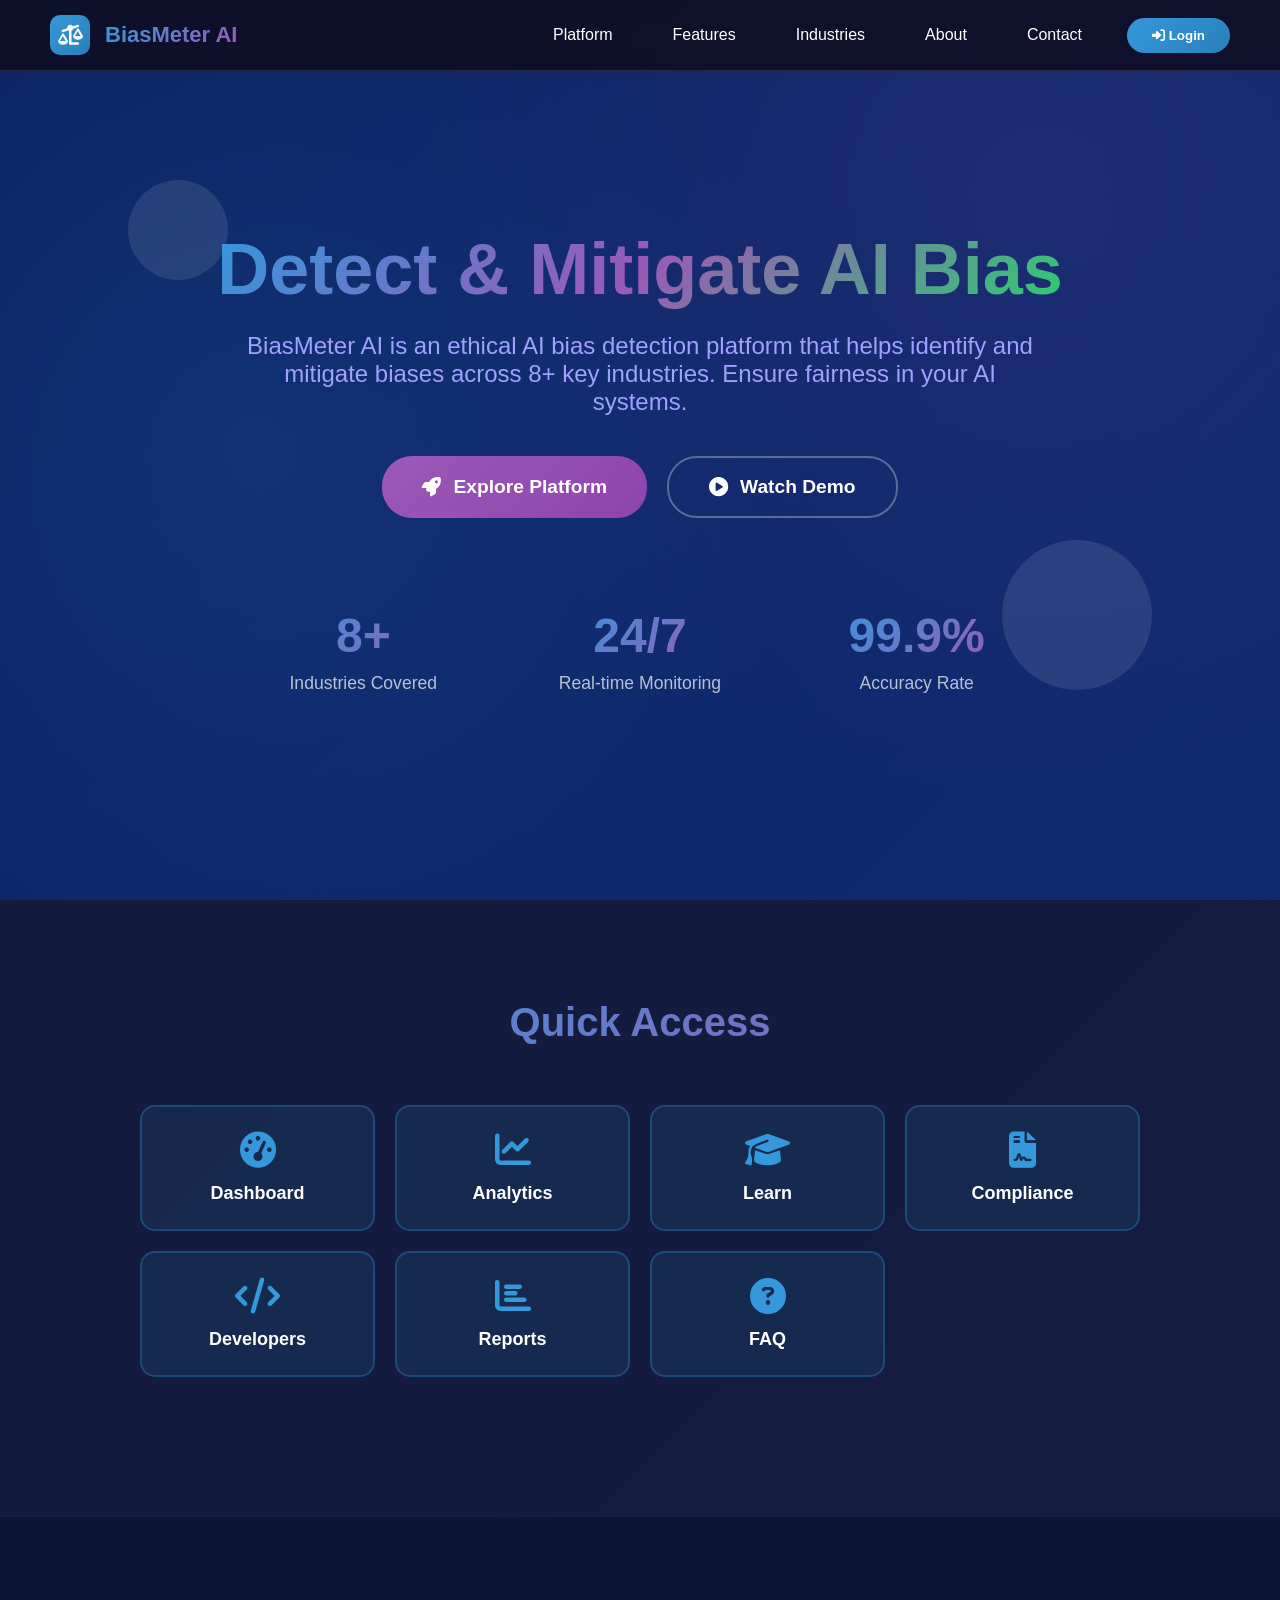
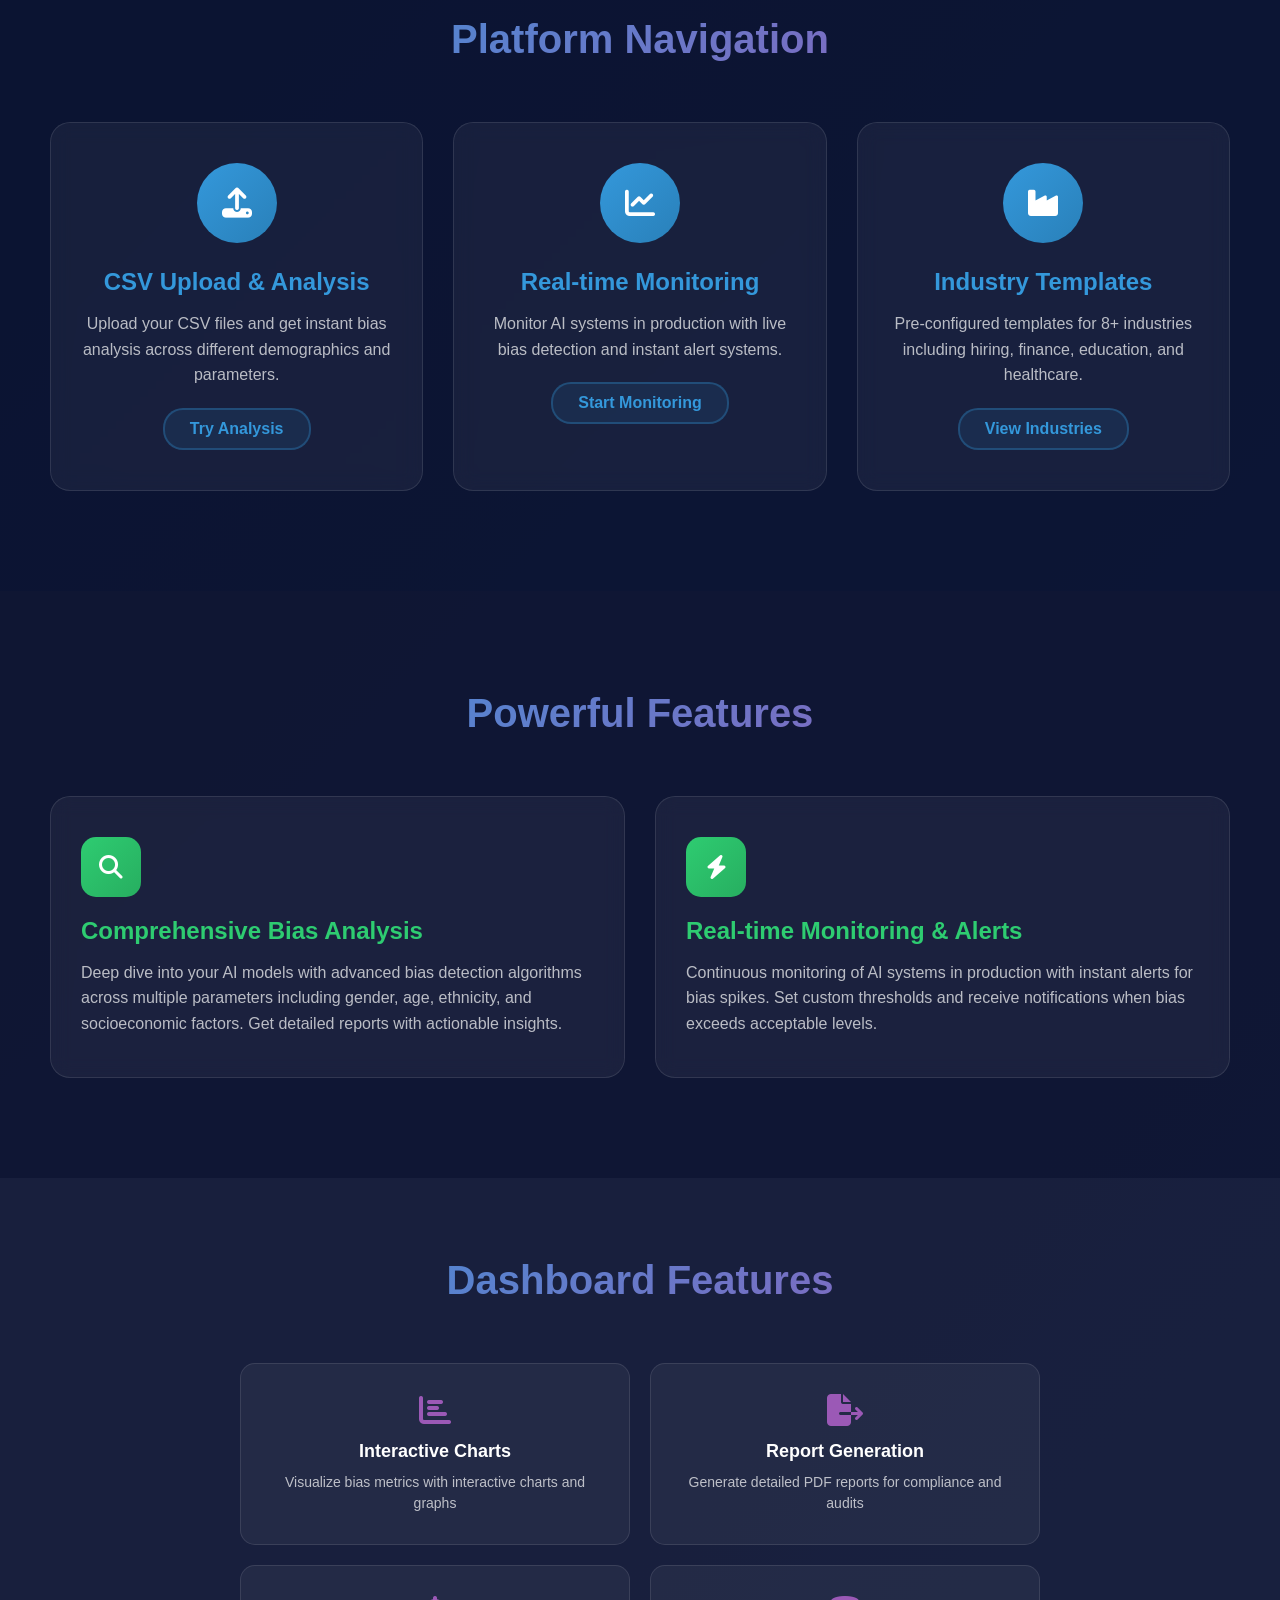
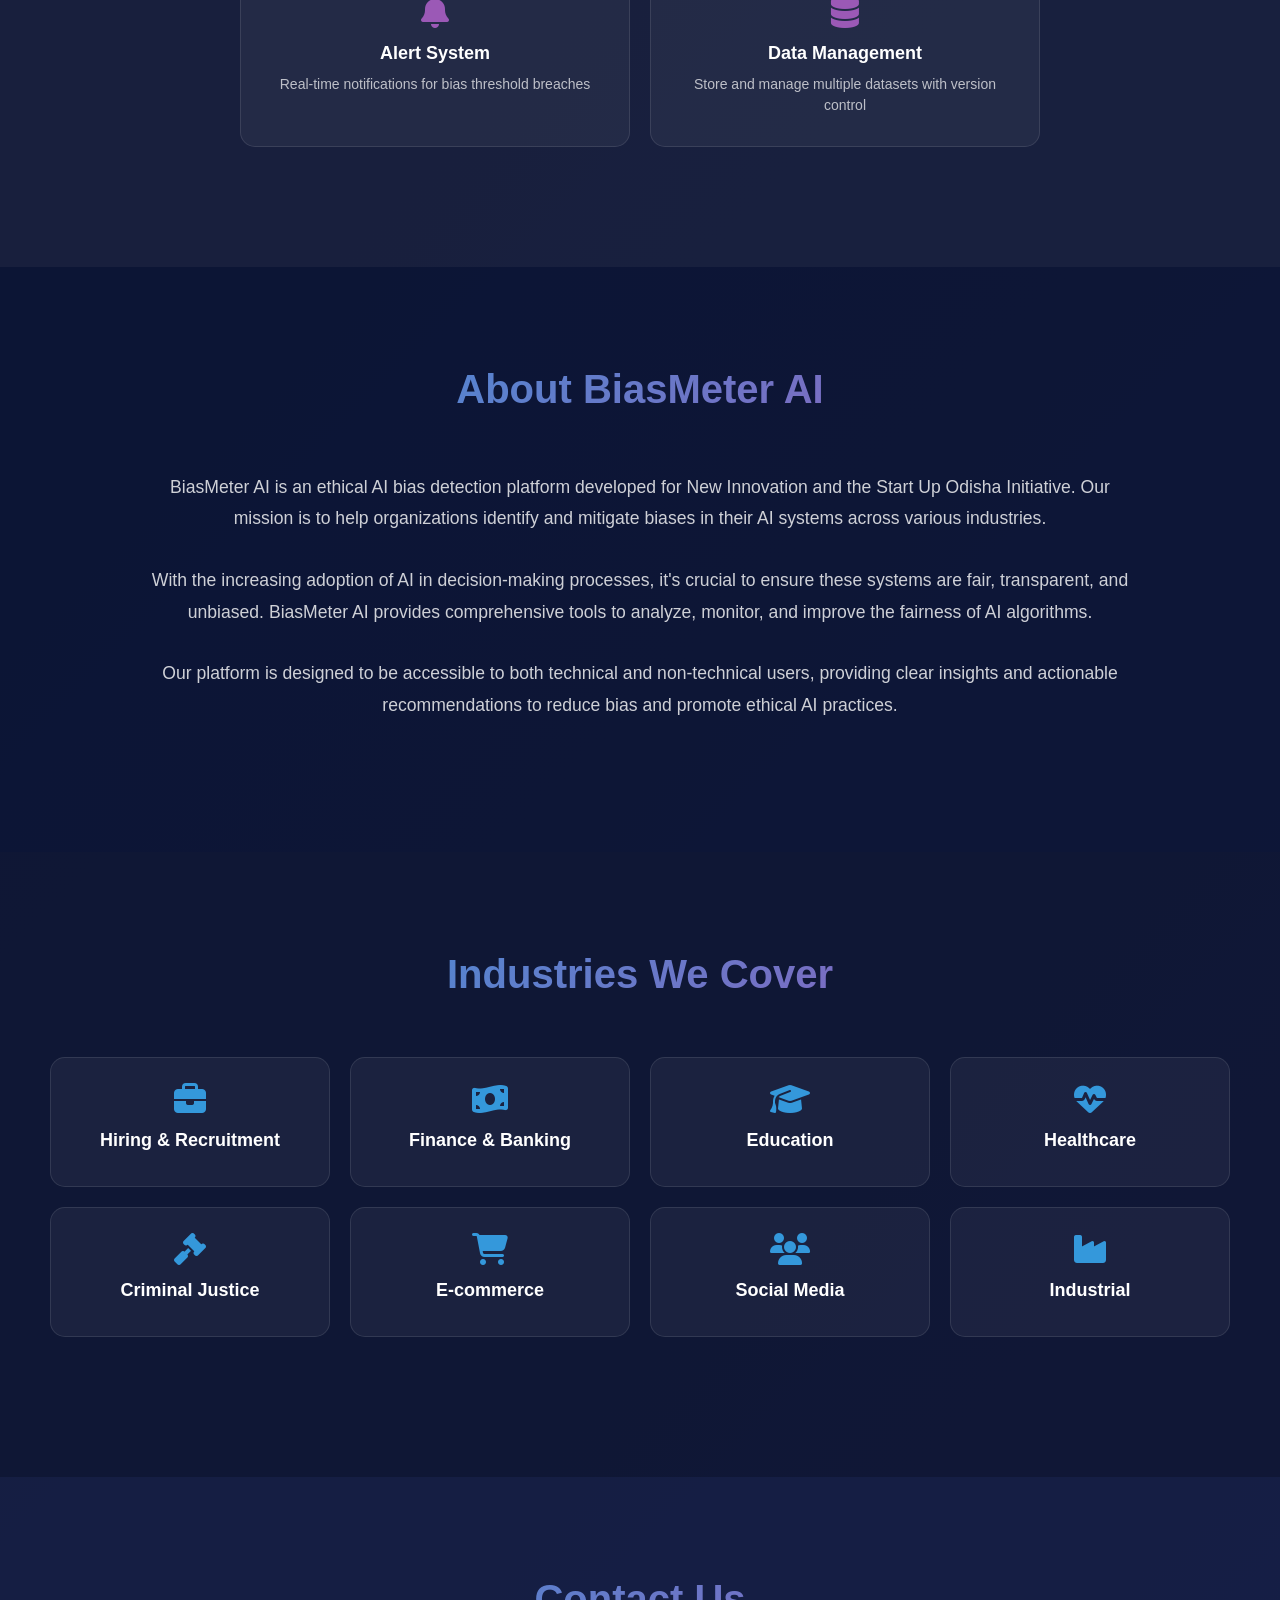
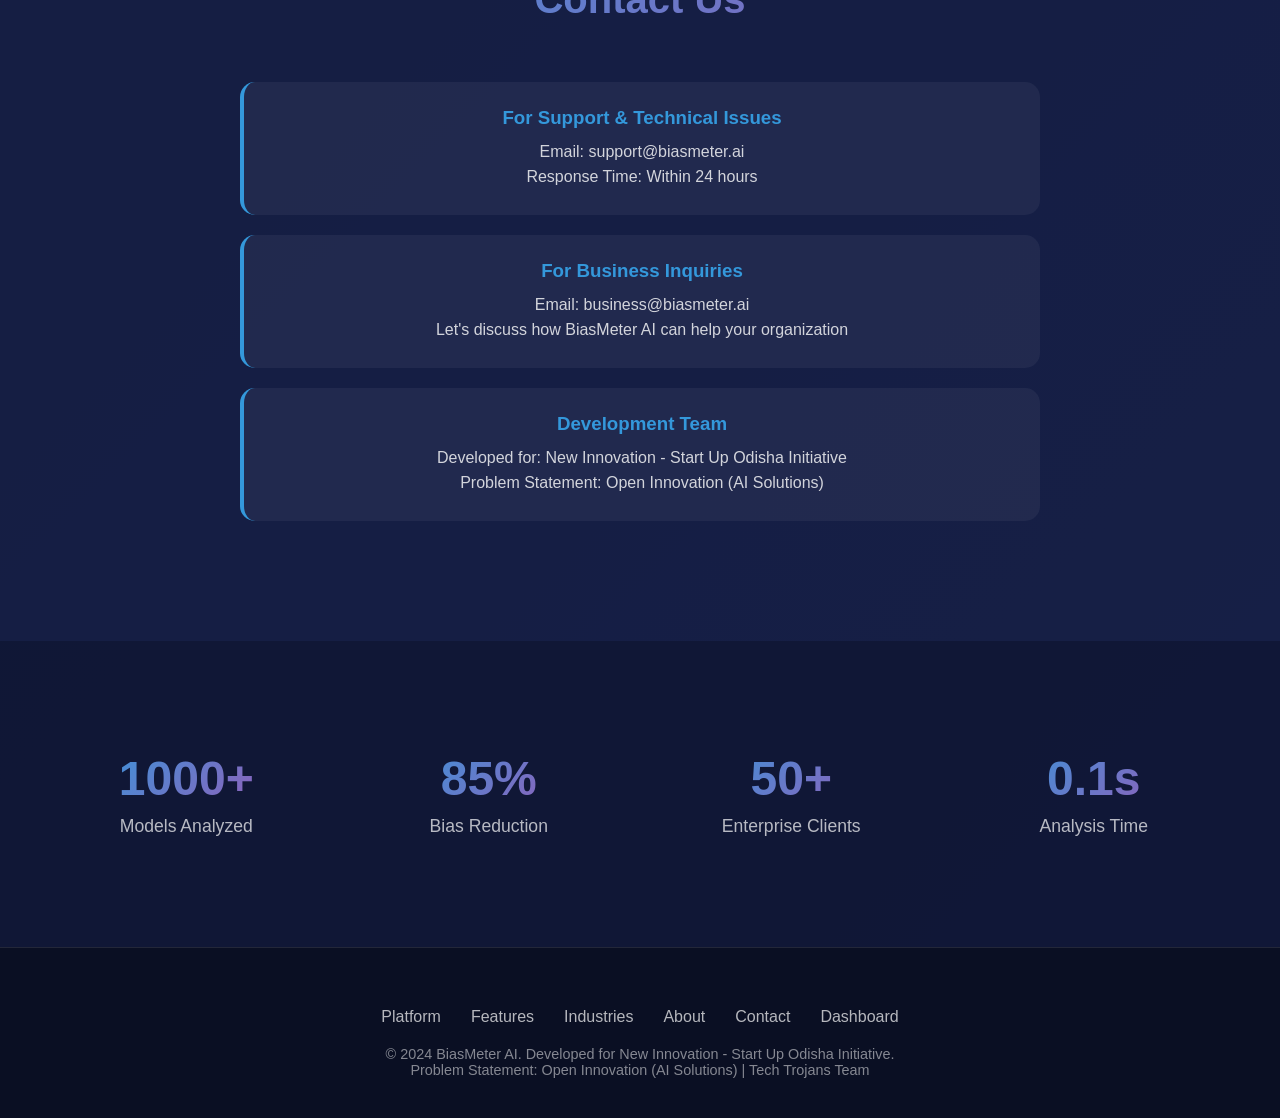
<file: src/main/resources/static/index.html>
<!DOCTYPE html>
<html lang="en">
<head>
    <meta charset="UTF-8">
    <meta name="viewport" content="width=device-width, initial-scale=1.0">
    <title>BiasMeter AI | Welcome</title>
    
    <!-- Font Awesome -->
    <link rel="stylesheet" href="https://cdnjs.cloudflare.com/ajax/libs/font-awesome/6.4.0/css/all.min.css">
    
    <!-- Animate.css for animations -->
    <link rel="stylesheet" href="https://cdnjs.cloudflare.com/ajax/libs/animate.css/4.1.1/animate.min.css">
    
    <style>
        /* Reset & Base Styles */
        * {
            margin: 0;
            padding: 0;
            box-sizing: border-box;
        }
        
        body {
            font-family: 'Segoe UI', Tahoma, Geneva, Verdana, sans-serif;
            background: linear-gradient(135deg, #0c2461 0%, #1e3799 100%);
            color: white;
            min-height: 100vh;
            overflow-x: hidden;
        }
        
        /* Navigation Bar */
        .navbar {
            position: fixed;
            top: 0;
            left: 0;
            right: 0;
            background: rgba(15, 15, 40, 0.95);
            backdrop-filter: blur(10px);
            padding: 15px 50px;
            display: flex;
            justify-content: space-between;
            align-items: center;
            z-index: 1000;
            border-bottom: 1px solid rgba(255, 255, 255, 0.1);
        }
        
        .nav-logo {
            display: flex;
            align-items: center;
            gap: 15px;
        }
        
        .logo-icon {
            width: 40px;
            height: 40px;
            background: linear-gradient(135deg, #3498db, #2980b9);
            border-radius: 10px;
            display: flex;
            align-items: center;
            justify-content: center;
            font-size: 20px;
        }
        
        .logo-text h2 {
            font-size: 22px;
            background: linear-gradient(135deg, #3498db, #9b59b6);
            -webkit-background-clip: text;
            -webkit-text-fill-color: transparent;
            background-clip: text;
        }
        
        .nav-links {
            display: flex;
            gap: 30px;
            align-items: center;
        }
        
        .nav-links a {
            color: white;
            text-decoration: none;
            font-weight: 500;
            padding: 8px 15px;
            border-radius: 20px;
            transition: all 0.3s ease;
        }
        
        .nav-links a:hover {
            background: rgba(52, 152, 219, 0.2);
            color: #3498db;
        }
        
        .nav-links .login-btn {
            background: linear-gradient(135deg, #3498db, #2980b9);
            color: white;
            border: none;
            padding: 10px 25px;
            border-radius: 20px;
            font-weight: 600;
            cursor: pointer;
            transition: all 0.3s ease;
        }
        
        .nav-links .login-btn:hover {
            transform: translateY(-2px);
            box-shadow: 0 5px 15px rgba(52, 152, 219, 0.4);
        }
        
        /* Hero Section */
        .hero {
            min-height: 100vh;
            display: flex;
            align-items: center;
            justify-content: center;
            padding: 100px 50px 50px;
            text-align: center;
            position: relative;
            overflow: hidden;
        }
        
        .hero-bg {
            position: absolute;
            top: 0;
            left: 0;
            right: 0;
            bottom: 0;
            background: radial-gradient(circle at 20% 50%, rgba(52, 152, 219, 0.1) 0%, transparent 50%),
                       radial-gradient(circle at 80% 20%, rgba(155, 89, 182, 0.1) 0%, transparent 50%);
            z-index: -1;
        }
        
        .hero-content {
            max-width: 1200px;
            margin: 0 auto;
        }
        
        .hero h1 {
            font-size: 4.5rem;
            margin-bottom: 20px;
            background: linear-gradient(135deg, #3498db, #9b59b6, #2ecc71);
            -webkit-background-clip: text;
            -webkit-text-fill-color: transparent;
            background-clip: text;
            line-height: 1.2;
        }
        
        .hero-subtitle {
            font-size: 1.5rem;
            color: #a0a0ff;
            margin-bottom: 40px;
            max-width: 800px;
            margin-left: auto;
            margin-right: auto;
        }
        
        .cta-buttons {
            display: flex;
            gap: 20px;
            justify-content: center;
            margin: 40px 0;
        }
        
        .explore-btn {
            background: linear-gradient(135deg, #9b59b6, #8e44ad);
            color: white;
            border: none;
            padding: 18px 40px;
            border-radius: 30px;
            font-size: 1.2rem;
            font-weight: 600;
            cursor: pointer;
            display: flex;
            align-items: center;
            gap: 12px;
            transition: all 0.3s ease;
        }
        
        .explore-btn:hover {
            transform: translateY(-3px) scale(1.05);
            box-shadow: 0 10px 30px rgba(155, 89, 182, 0.4);
        }
        
        .demo-btn {
            background: transparent;
            color: white;
            border: 2px solid rgba(255, 255, 255, 0.3);
            padding: 18px 40px;
            border-radius: 30px;
            font-size: 1.2rem;
            font-weight: 600;
            cursor: pointer;
            display: flex;
            align-items: center;
            gap: 12px;
            transition: all 0.3s ease;
        }
        
        .demo-btn:hover {
            background: rgba(255, 255, 255, 0.1);
            border-color: #3498db;
            transform: translateY(-3px);
        }
        
        /* Quick Access Section */
        .quick-access-section {
            padding: 100px 50px;
            background: rgba(20, 25, 50, 0.8);
            text-align: center;
        }
        
        .section-title {
            text-align: center;
            font-size: 2.5rem;
            margin-bottom: 60px;
            background: linear-gradient(135deg, #3498db, #9b59b6);
            -webkit-background-clip: text;
            -webkit-text-fill-color: transparent;
            background-clip: text;
        }
        
        .nav-buttons-grid {
            display: grid;
            grid-template-columns: repeat(auto-fit, minmax(200px, 1fr));
            gap: 20px;
            max-width: 1000px;
            margin: 40px auto;
        }
        
        .nav-button {
            background: rgba(52, 152, 219, 0.1);
            border: 2px solid rgba(52, 152, 219, 0.3);
            border-radius: 15px;
            padding: 25px 20px;
            color: white;
            text-decoration: none;
            transition: all 0.3s ease;
            display: flex;
            flex-direction: column;
            align-items: center;
            gap: 15px;
        }
        
        .nav-button:hover {
            background: rgba(52, 152, 219, 0.3);
            border-color: #3498db;
            transform: translateY(-5px);
            box-shadow: 0 10px 25px rgba(52, 152, 219, 0.3);
        }
        
        .nav-button i {
            font-size: 36px;
            color: #3498db;
        }
        
        .nav-button span {
            font-size: 18px;
            font-weight: 600;
        }
        
        /* Platform Navigation Section */
        .platform-nav-section {
            padding: 100px 50px;
            background: rgba(10, 15, 35, 0.8);
        }
        
        .platform-grid {
            display: grid;
            grid-template-columns: repeat(auto-fit, minmax(300px, 1fr));
            gap: 30px;
            max-width: 1200px;
            margin: 0 auto;
        }
        
        .platform-card {
            background: rgba(255, 255, 255, 0.05);
            backdrop-filter: blur(10px);
            border-radius: 20px;
            padding: 40px 30px;
            text-align: center;
            border: 1px solid rgba(255, 255, 255, 0.1);
            transition: all 0.3s ease;
        }
        
        .platform-card:hover {
            transform: translateY(-10px);
            border-color: #3498db;
            box-shadow: 0 15px 30px rgba(52, 152, 219, 0.2);
        }
        
        .platform-icon {
            width: 80px;
            height: 80px;
            background: linear-gradient(135deg, #3498db, #2980b9);
            border-radius: 50%;
            display: flex;
            align-items: center;
            justify-content: center;
            margin: 0 auto 25px;
            font-size: 30px;
        }
        
        .platform-card h3 {
            font-size: 1.5rem;
            margin-bottom: 15px;
            color: #3498db;
        }
        
        .platform-card p {
            color: rgba(255, 255, 255, 0.7);
            line-height: 1.6;
            margin-bottom: 20px;
        }
        
        .platform-btn {
            background: rgba(52, 152, 219, 0.1);
            color: #3498db;
            border: 2px solid rgba(52, 152, 219, 0.3);
            padding: 10px 25px;
            border-radius: 20px;
            text-decoration: none;
            font-weight: 600;
            display: inline-block;
            transition: all 0.3s ease;
        }
        
        .platform-btn:hover {
            background: rgba(52, 152, 219, 0.3);
            transform: translateY(-2px);
        }
        
        /* Features Section */
        .features-section {
            padding: 100px 50px;
            background: rgba(15, 20, 45, 0.9);
        }
        
        .features-grid {
            display: grid;
            grid-template-columns: repeat(auto-fit, minmax(500px, 1fr));
            gap: 30px;
            max-width: 1200px;
            margin: 0 auto;
        }
        
        .feature-card {
            background: rgba(255, 255, 255, 0.05);
            backdrop-filter: blur(10px);
            border-radius: 20px;
            padding: 40px 30px;
            border: 1px solid rgba(255, 255, 255, 0.1);
            transition: all 0.3s ease;
        }
        
        .feature-card:hover {
            transform: translateY(-5px);
            border-color: #3498db;
            box-shadow: 0 10px 25px rgba(52, 152, 219, 0.2);
        }
        
        .feature-icon {
            width: 60px;
            height: 60px;
            background: linear-gradient(135deg, #2ecc71, #27ae60);
            border-radius: 15px;
            display: flex;
            align-items: center;
            justify-content: center;
            margin-bottom: 20px;
            font-size: 24px;
        }
        
        .feature-card h3 {
            font-size: 1.5rem;
            margin-bottom: 15px;
            color: #2ecc71;
        }
        
        .feature-card p {
            color: rgba(255, 255, 255, 0.7);
            line-height: 1.6;
        }
        
        /* Dashboard Features Section */
        .dashboard-features {
            padding: 80px 50px;
            background: rgba(25, 30, 55, 0.9);
        }
        
        .dashboard-grid {
            display: grid;
            grid-template-columns: repeat(2, 1fr);
            gap: 20px;
            max-width: 800px;
            margin: 40px auto;
        }
        
        .dashboard-feature {
            background: rgba(255, 255, 255, 0.05);
            border: 1px solid rgba(255, 255, 255, 0.1);
            border-radius: 15px;
            padding: 30px 25px;
            text-align: center;
            transition: all 0.3s ease;
        }
        
        .dashboard-feature:hover {
            background: rgba(52, 152, 219, 0.1);
            border-color: #3498db;
            transform: translateY(-3px);
            box-shadow: 0 5px 15px rgba(52, 152, 219, 0.2);
        }
        
        .dashboard-feature i {
            font-size: 32px;
            color: #9b59b6;
            margin-bottom: 15px;
        }
        
        .dashboard-feature h4 {
            font-size: 18px;
            margin-bottom: 10px;
            color: white;
        }
        
        .dashboard-feature p {
            color: rgba(255, 255, 255, 0.7);
            font-size: 14px;
            line-height: 1.5;
        }
        
        /* About Section */
        .about-section {
            padding: 100px 50px;
            background: rgba(10, 15, 35, 0.8);
        }
        
        .about-content {
            max-width: 1000px;
            margin: 0 auto;
            text-align: center;
        }
        
        .about-content p {
            color: rgba(255, 255, 255, 0.8);
            font-size: 1.1rem;
            line-height: 1.8;
            margin-bottom: 30px;
        }
        
        /* Industries Section */
        .industries-section {
            padding: 100px 50px;
            background: rgba(15, 20, 45, 0.9);
        }
        
        .industries-grid {
            display: grid;
            grid-template-columns: repeat(auto-fit, minmax(250px, 1fr));
            gap: 20px;
            max-width: 1200px;
            margin: 40px auto;
        }
        
        .industry-item {
            background: rgba(255, 255, 255, 0.05);
            border-radius: 15px;
            padding: 25px 20px;
            text-align: center;
            border: 1px solid rgba(255, 255, 255, 0.1);
            transition: all 0.3s ease;
        }
        
        .industry-item:hover {
            background: rgba(52, 152, 219, 0.1);
            border-color: #3498db;
            transform: translateY(-3px);
        }
        
        .industry-item i {
            font-size: 32px;
            color: #3498db;
            margin-bottom: 15px;
        }
        
        .industry-item h4 {
            font-size: 18px;
            color: white;
            margin-bottom: 10px;
        }
        
        /* Contact Section */
        .contact-section {
            padding: 100px 50px;
            background: rgba(20, 25, 50, 0.8);
            text-align: center;
        }
        
        .contact-info {
            max-width: 800px;
            margin: 0 auto;
        }
        
        .contact-item {
            background: rgba(255, 255, 255, 0.05);
            border-radius: 15px;
            padding: 25px;
            margin-bottom: 20px;
            border-left: 4px solid #3498db;
        }
        
        .contact-item h3 {
            color: #3498db;
            margin-bottom: 10px;
        }
        
        .contact-item p {
            color: rgba(255, 255, 255, 0.8);
            line-height: 1.6;
        }
        
        /* Stats Section */
        .stats-section {
            padding: 80px 50px;
            background: rgba(15, 20, 45, 0.9);
        }
        
        .stats-grid {
            display: grid;
            grid-template-columns: repeat(auto-fit, minmax(200px, 1fr));
            gap: 30px;
            max-width: 1200px;
            margin: 0 auto;
            text-align: center;
        }
        
        .stat-item {
            padding: 30px;
        }
        
        .stat-number {
            font-size: 3rem;
            font-weight: 700;
            background: linear-gradient(135deg, #3498db, #9b59b6);
            -webkit-background-clip: text;
            -webkit-text-fill-color: transparent;
            background-clip: text;
            margin-bottom: 10px;
        }
        
        .stat-label {
            color: rgba(255, 255, 255, 0.7);
            font-size: 1.1rem;
        }
        
        /* Login Modal - FIXED SCROLLABLE */
        .login-modal {
            display: none;
            position: fixed;
            top: 0;
            left: 0;
            right: 0;
            bottom: 0;
            background: rgba(0, 0, 0, 0.9);
            z-index: 2000;
            align-items: center;
            justify-content: center;
            padding: 20px;
            overflow-y: auto;
        }
        
        .login-container {
            width: 95%;
            max-width: 1000px;
            background: rgba(20, 25, 50, 0.95);
            border-radius: 30px;
            overflow: hidden;
            display: flex;
            min-height: 600px;
            max-height: 90vh;
            border: 1px solid rgba(255, 255, 255, 0.1);
            box-shadow: 0 20px 60px rgba(0, 0, 0, 0.5);
            margin: 40px auto;
        }
        
        .login-left {
            flex: 1;
            background: linear-gradient(135deg, #1a237e, #0d47a1);
            padding: 40px;
            display: flex;
            flex-direction: column;
            justify-content: center;
            min-width: 350px;
        }
        
        .login-right {
            flex: 1;
            padding: 40px;
            display: flex;
            flex-direction: column;
            overflow-y: auto;
            max-height: 100%;
        }
        
        /* Force scroll on mobile */
        @media (max-width: 768px) {
            .login-modal {
                padding: 10px;
                align-items: flex-start;
                overflow-y: scroll !important;
                -webkit-overflow-scrolling: touch !important;
            }
            
            .login-container {
                flex-direction: column;
                max-height: 90vh !important;
                margin: 20px auto;
                overflow-y: auto !important;
            }
            
            .login-left, .login-right {
                min-width: 100%;
                max-height: none;
                overflow-y: visible;
            }
            
            .login-right {
                flex: 1;
                min-height: 500px;
                overflow-y: auto !important;
            }
        }
        
        .close-modal {
            position: absolute;
            top: 20px;
            right: 20px;
            background: none;
            border: none;
            color: white;
            font-size: 24px;
            cursor: pointer;
            z-index: 2001;
        }
        
        /* Auth Tabs */
        .auth-tabs {
            display: flex;
            margin-bottom: 30px;
            border-bottom: 2px solid rgba(255, 255, 255, 0.1);
        }
        
        .auth-tab {
            flex: 1;
            padding: 15px;
            background: none;
            border: none;
            font-size: 16px;
            font-weight: 600;
            color: rgba(255, 255, 255, 0.6);
            cursor: pointer;
            transition: all 0.3s ease;
            position: relative;
        }
        
        .auth-tab.active {
            color: #3498db;
        }
        
        .auth-tab.active::after {
            content: '';
            position: absolute;
            bottom: -2px;
            left: 0;
            right: 0;
            height: 3px;
            background: #3498db;
            border-radius: 3px 3px 0 0;
        }
        
        /* Form Styles */
        .auth-form {
            display: none;
            flex: 1;
        }
        
        .auth-form.active {
            display: flex;
            flex-direction: column;
        }
        
        .form-title {
            font-size: 2rem;
            margin-bottom: 10px;
            color: white;
        }
        
        .form-subtitle {
            color: rgba(255, 255, 255, 0.6);
            margin-bottom: 30px;
        }
        
        .form-group {
            margin-bottom: 20px;
        }
        
        .form-group label {
            display: block;
            margin-bottom: 8px;
            color: rgba(255, 255, 255, 0.9);
            font-weight: 500;
        }
        
        .input-with-icon {
            position: relative;
        }
        
        .input-with-icon i {
            position: absolute;
            left: 15px;
            top: 50%;
            transform: translateY(-50%);
            color: rgba(255, 255, 255, 0.6);
        }
        
        .input-with-icon input {
            width: 100%;
            padding: 15px 15px 15px 45px;
            background: rgba(255, 255, 255, 0.1);
            border: 2px solid rgba(255, 255, 255, 0.2);
            border-radius: 10px;
            color: white;
            font-size: 16px;
            transition: all 0.3s ease;
        }
        
        .input-with-icon input:focus {
            outline: none;
            border-color: #3498db;
            background: rgba(52, 152, 219, 0.1);
        }
        
        .auth-btn {
            width: 100%;
            padding: 18px;
            background: linear-gradient(135deg, #3498db, #2980b9);
            color: white;
            border: none;
            border-radius: 10px;
            font-size: 16px;
            font-weight: 600;
            cursor: pointer;
            display: flex;
            align-items: center;
            justify-content: center;
            gap: 10px;
            transition: all 0.3s ease;
            margin-top: 20px;
        }
        
        .auth-btn:hover {
            transform: translateY(-2px);
            box-shadow: 0 5px 20px rgba(52, 152, 219, 0.4);
        }
        
        .auth-btn.secondary {
            background: linear-gradient(135deg, #2ecc71, #27ae60);
        }
        
        /* Demo Credentials */
        .demo-credentials {
            margin-top: 30px;
            padding: 20px;
            background: rgba(52, 152, 219, 0.1);
            border-radius: 10px;
            border-left: 4px solid #3498db;
        }
        
        .demo-credentials h3 {
            color: #3498db;
            margin-bottom: 10px;
            font-size: 14px;
            display: flex;
            align-items: center;
            gap: 8px;
        }
        
        .credential-item {
            font-size: 12px;
            margin-bottom: 5px;
            color: rgba(255, 255, 255, 0.8);
        }
        
        /* Message */
        .message {
            background: rgba(231, 76, 60, 0.2);
            color: #e74c3c;
            padding: 12px;
            border-radius: 8px;
            margin-bottom: 20px;
            display: none;
            font-size: 14px;
            border-left: 4px solid #e74c3c;
        }
        
        .message.success {
            background: rgba(46, 204, 113, 0.2);
            color: #2ecc71;
            border-left: 4px solid #2ecc71;
        }
        
        /* Floating Elements */
        .floating-element {
            position: absolute;
            background: rgba(255, 255, 255, 0.1);
            border-radius: 50%;
            backdrop-filter: blur(5px);
            animation: float 6s ease-in-out infinite;
        }
        
        @keyframes float {
            0%, 100% { transform: translateY(0px); }
            50% { transform: translateY(-20px); }
        }
        
        /* Responsive */
        @media (max-width: 768px) {
            .navbar {
                padding: 15px 20px;
            }
            
            .nav-links {
                display: none;
            }
            
            .hero h1 {
                font-size: 2.5rem;
            }
            
            .hero-subtitle {
                font-size: 1.2rem;
            }
            
            .cta-buttons {
                flex-direction: column;
                align-items: center;
            }
            
            .login-container {
                flex-direction: column;
                width: 95%;
                max-height: 90vh;
            }
            
            .features-grid {
                grid-template-columns: 1fr;
            }
            
            .dashboard-grid {
                grid-template-columns: 1fr;
            }
            
            .nav-buttons-grid {
                grid-template-columns: repeat(2, 1fr);
            }
        }
        
        @media (max-width: 480px) {
            .nav-buttons-grid {
                grid-template-columns: 1fr;
            }
            
            .login-container {
                max-height: 95vh;
            }
        }
        
        /* Footer */
        .footer {
            padding: 40px 50px;
            background: rgba(10, 15, 35, 1);
            text-align: center;
            border-top: 1px solid rgba(255, 255, 255, 0.1);
        }
        
        .footer-links {
            display: flex;
            justify-content: center;
            gap: 30px;
            margin: 20px 0;
        }
        
        .footer-links a {
            color: rgba(255, 255, 255, 0.7);
            text-decoration: none;
            transition: color 0.3s ease;
        }
        
        .footer-links a:hover {
            color: #3498db;
        }
        
        .copyright {
            color: rgba(255, 255, 255, 0.5);
            font-size: 0.9rem;
            margin-top: 20px;
        }
        
        /* Form Options */
        .form-options {
            display: flex;
            justify-content: space-between;
            align-items: center;
            margin-bottom: 20px;
        }
        
        .remember-me {
            display: flex;
            align-items: center;
            gap: 8px;
        }
        
        .remember-me input[type="checkbox"] {
            width: 18px;
            height: 18px;
            cursor: pointer;
        }
        
        .remember-me label {
            margin: 0;
            cursor: pointer;
            color: rgba(255, 255, 255, 0.8);
        }
        
        .forgot-password {
            color: #3498db;
            text-decoration: none;
            font-size: 14px;
            transition: all 0.3s ease;
        }
        
        .forgot-password:hover {
            color: #5dade2;
        }
    </style>
</head>
<body>
    <!-- Navigation Bar -->
    <nav class="navbar">
        <div class="nav-logo">
            <div class="logo-icon">
                <i class="fas fa-balance-scale-left"></i>
            </div>
            <div class="logo-text">
                <h2>BiasMeter AI</h2>
            </div>
        </div>
        <div class="nav-links">
            <a href="#platform">Platform</a>
            <a href="#features">Features</a>
            <a href="#industries">Industries</a>
            <a href="#about">About</a>
            <a href="#contact">Contact</a>
            <button class="login-btn" id="navLoginBtn">
                <i class="fas fa-sign-in-alt"></i> Login
            </button>
        </div>
    </nav>

    <!-- Hero Section -->
    <section class="hero">
        <div class="hero-bg"></div>
        
        <!-- Floating elements -->
        <div class="floating-element" style="width: 100px; height: 100px; top: 20%; left: 10%;"></div>
        <div class="floating-element" style="width: 150px; height: 150px; top: 60%; right: 10%;"></div>
        
        <div class="hero-content animate__animated animate__fadeInUp">
            <h1>Detect & Mitigate AI Bias</h1>
            <p class="hero-subtitle">
                BiasMeter AI is an ethical AI bias detection platform that helps identify and 
                mitigate biases across 8+ key industries. Ensure fairness in your AI systems.
            </p>
            
            <div class="cta-buttons">
                <button class="explore-btn" id="exploreBtn">
                    <i class="fas fa-rocket"></i> Explore Platform
                </button>
                <button class="demo-btn" id="demoBtn">
                    <i class="fas fa-play-circle"></i> Watch Demo
                </button>
            </div>
            
            <div class="stats-grid" style="max-width: 800px; margin-top: 60px;">
                <div class="stat-item">
                    <div class="stat-number">8+</div>
                    <div class="stat-label">Industries Covered</div>
                </div>
                <div class="stat-item">
                    <div class="stat-number">24/7</div>
                    <div class="stat-label">Real-time Monitoring</div>
                </div>
                <div class="stat-item">
                    <div class="stat-number">99.9%</div>
                    <div class="stat-label">Accuracy Rate</div>
                </div>
            </div>
        </div>
    </section>

    <!-- Quick Access Section -->
    <section class="quick-access-section" id="quickaccess">
        <h2 class="section-title">Quick Access</h2>
        <div class="nav-buttons-grid">
            <a href="dashboard.html" class="nav-button">
                <i class="fas fa-tachometer-alt"></i>
                <span>Dashboard</span>
            </a>
            <a href="analytics.html" class="nav-button">
                <i class="fas fa-chart-line"></i>
                <span>Analytics</span>
            </a>
            <a href="learn.html" class="nav-button">
                <i class="fas fa-graduation-cap"></i>
                <span>Learn</span>
            </a>
            <a href="compliance.html" class="nav-button">
                <i class="fas fa-file-contract"></i>
                <span>Compliance</span>
            </a>
            <a href="developers.html" class="nav-button">
                <i class="fas fa-code"></i>
                <span>Developers</span>
            </a>
            <a href="reports.html" class="nav-button">
                <i class="fas fa-chart-bar"></i>
                <span>Reports</span>
            </a>
            <a href="faq.html" class="nav-button">
                <i class="fas fa-question-circle"></i>
                <span>FAQ</span>
            </a>
        </div>
    </section>

    <!-- Platform Navigation Section -->
    <section class="platform-nav-section" id="platform">
        <h2 class="section-title">Platform Navigation</h2>
        <div class="platform-grid">
            <div class="platform-card">
                <div class="platform-icon">
                    <i class="fas fa-upload"></i>
                </div>
                <h3>CSV Upload & Analysis</h3>
                <p>Upload your CSV files and get instant bias analysis across different demographics and parameters.</p>
                <a href="dashboard.html" class="platform-btn">Try Analysis</a>
            </div>
            
            <div class="platform-card">
                <div class="platform-icon">
                    <i class="fas fa-chart-line"></i>
                </div>
                <h3>Real-time Monitoring</h3>
                <p>Monitor AI systems in production with live bias detection and instant alert systems.</p>
                <a href="dashboard.html" class="platform-btn">Start Monitoring</a>
            </div>
            
            <div class="platform-card">
                <div class="platform-icon">
                    <i class="fas fa-industry"></i>
                </div>
                <h3>Industry Templates</h3>
                <p>Pre-configured templates for 8+ industries including hiring, finance, education, and healthcare.</p>
                <a href="#industries" class="platform-btn">View Industries</a>
            </div>
        </div>
    </section>

    <!-- Features Section -->
    <section class="features-section" id="features">
        <h2 class="section-title">Powerful Features</h2>
        <div class="features-grid">
            <div class="feature-card">
                <div class="feature-icon">
                    <i class="fas fa-search"></i>
                </div>
                <h3>Comprehensive Bias Analysis</h3>
                <p>Deep dive into your AI models with advanced bias detection algorithms across multiple parameters including gender, age, ethnicity, and socioeconomic factors. Get detailed reports with actionable insights.</p>
            </div>
            
            <div class="feature-card">
                <div class="feature-icon">
                    <i class="fas fa-bolt"></i>
                </div>
                <h3>Real-time Monitoring & Alerts</h3>
                <p>Continuous monitoring of AI systems in production with instant alerts for bias spikes. Set custom thresholds and receive notifications when bias exceeds acceptable levels.</p>
            </div>
        </div>
    </section>

    <!-- Dashboard Features Section -->
    <section class="dashboard-features">
        <h2 class="section-title">Dashboard Features</h2>
        <div class="dashboard-grid">
            <div class="dashboard-feature">
                <i class="fas fa-chart-bar"></i>
                <h4>Interactive Charts</h4>
                <p>Visualize bias metrics with interactive charts and graphs</p>
            </div>
            
            <div class="dashboard-feature">
                <i class="fas fa-file-export"></i>
                <h4>Report Generation</h4>
                <p>Generate detailed PDF reports for compliance and audits</p>
            </div>
            
            <div class="dashboard-feature">
                <i class="fas fa-bell"></i>
                <h4>Alert System</h4>
                <p>Real-time notifications for bias threshold breaches</p>
            </div>
            
            <div class="dashboard-feature">
                <i class="fas fa-database"></i>
                <h4>Data Management</h4>
                <p>Store and manage multiple datasets with version control</p>
            </div>
        </div>
    </section>

    <!-- About Section -->
    <section class="about-section" id="about">
        <h2 class="section-title">About BiasMeter AI</h2>
        <div class="about-content">
            <p>BiasMeter AI is an ethical AI bias detection platform developed for New Innovation and the Start Up Odisha Initiative. Our mission is to help organizations identify and mitigate biases in their AI systems across various industries.</p>
            
            <p>With the increasing adoption of AI in decision-making processes, it's crucial to ensure these systems are fair, transparent, and unbiased. BiasMeter AI provides comprehensive tools to analyze, monitor, and improve the fairness of AI algorithms.</p>
            
            <p>Our platform is designed to be accessible to both technical and non-technical users, providing clear insights and actionable recommendations to reduce bias and promote ethical AI practices.</p>
        </div>
    </section>

    <!-- Industries Section -->
    <section class="industries-section" id="industries">
        <h2 class="section-title">Industries We Cover</h2>
        <div class="industries-grid">
            <div class="industry-item">
                <i class="fas fa-briefcase"></i>
                <h4>Hiring & Recruitment</h4>
            </div>
            
            <div class="industry-item">
                <i class="fas fa-money-bill-wave"></i>
                <h4>Finance & Banking</h4>
            </div>
            
            <div class="industry-item">
                <i class="fas fa-graduation-cap"></i>
                <h4>Education</h4>
            </div>
            
            <div class="industry-item">
                <i class="fas fa-heartbeat"></i>
                <h4>Healthcare</h4>
            </div>
            
            <div class="industry-item">
                <i class="fas fa-gavel"></i>
                <h4>Criminal Justice</h4>
            </div>
            
            <div class="industry-item">
                <i class="fas fa-shopping-cart"></i>
                <h4>E-commerce</h4>
            </div>
            
            <div class="industry-item">
                <i class="fas fa-users"></i>
                <h4>Social Media</h4>
            </div>
            
            <div class="industry-item">
                <i class="fas fa-industry"></i>
                <h4>Industrial</h4>
            </div>
        </div>
    </section>

    <!-- Contact Section -->
    <section class="contact-section" id="contact">
        <h2 class="section-title">Contact Us</h2>
        <div class="contact-info">
            <div class="contact-item">
                <h3>For Support & Technical Issues</h3>
                <p>Email: support@biasmeter.ai</p>
                <p>Response Time: Within 24 hours</p>
            </div>
            
            <div class="contact-item">
                <h3>For Business Inquiries</h3>
                <p>Email: business@biasmeter.ai</p>
                <p>Let's discuss how BiasMeter AI can help your organization</p>
            </div>
            
            <div class="contact-item">
                <h3>Development Team</h3>
                <p>Developed for: New Innovation - Start Up Odisha Initiative</p>
                <p>Problem Statement: Open Innovation (AI Solutions)</p>
            </div>
        </div>
    </section>

    <!-- Stats Section -->
    <section class="stats-section">
        <div class="stats-grid">
            <div class="stat-item">
                <div class="stat-number">1000+</div>
                <div class="stat-label">Models Analyzed</div>
            </div>
            <div class="stat-item">
                <div class="stat-number">85%</div>
                <div class="stat-label">Bias Reduction</div>
            </div>
            <div class="stat-item">
                <div class="stat-number">50+</div>
                <div class="stat-label">Enterprise Clients</div>
            </div>
            <div class="stat-item">
                <div class="stat-number">0.1s</div>
                <div class="stat-label">Analysis Time</div>
            </div>
        </div>
    </section>

    <!-- Login Modal -->
    <div class="login-modal" id="loginModal">
        <button class="close-modal" id="closeModal">
            <i class="fas fa-times"></i>
        </button>
        
        <div class="login-container">
            <!-- Left Side - Platform Info -->
            <div class="login-left">
                <div class="logo-large" style="margin-bottom: 40px; text-align: center;">
                    <div class="logo-icon-large" style="width: 80px; height: 80px; background: rgba(255, 255, 255, 0.2); border-radius: 20px; display: flex; align-items: center; justify-content: center; margin: 0 auto 20px; font-size: 36px; color: white;">
                        <i class="fas fa-balance-scale-left"></i>
                    </div>
                    <div class="logo-text-large">
                        <h1 style="font-size: 36px; color: white;">BiasMeter AI</h1>
                        <p style="color: rgba(255, 255, 255, 0.8);">Ethical AI Bias Detection</p>
                    </div>
                </div>
                
                <div class="features-list">
                    <h3 style="margin-bottom: 30px; font-size: 24px; color: white;">What you'll get access to:</h3>
                    
                    <div class="feature-item" style="display: flex; align-items: center; gap: 15px; margin-bottom: 20px;">
                        <i class="fas fa-upload" style="color: #3498db;"></i>
                        <span style="color: white;">Upload & Analyze CSV Data</span>
                    </div>
                    
                    <div class="feature-item" style="display: flex; align-items: center; gap: 15px; margin-bottom: 20px;">
                        <i class="fas fa-chart-bar" style="color: #3498db;"></i>
                        <span style="color: white;">Real-time Bias Monitoring</span>
                    </div>
                    
                    <div class="feature-item" style="display: flex; align-items: center; gap: 15px; margin-bottom: 20px;">
                        <i class="fas fa-industry" style="color: #3498db;"></i>
                        <span style="color: white;">8+ Industry Templates</span>
                    </div>
                    
                    <div class="feature-item" style="display: flex; align-items: center; gap: 15px; margin-bottom: 20px;">
                        <i class="fas fa-file-pdf" style="color: #3498db;"></i>
                        <span style="color: white;">Detailed Reports & Analytics</span>
                    </div>
                </div>
                
                <div class="demo-credentials">
                    <h3><i class="fas fa-key"></i> Demo Credentials</h3>
                    <div class="credential-item">
                        <strong>Regular User:</strong> demo@biasmeter.ai / demo123
                    </div>
                    <div class="credential-item">
                        <strong>Administrator:</strong> admin@biasmeter.ai / admin123
                    </div>
                    <div class="credential-item">
                        <strong>Your Account:</strong> autosmitasahoo4@gmail.com / smita123
                    </div>
                </div>
            </div>
            
            <!-- Right Side - Login/Register Forms -->
            <div class="login-right">
                <!-- Auth Tabs -->
                <div class="auth-tabs">
                    <button class="auth-tab active" data-tab="login">Sign In</button>
                    <button class="auth-tab" data-tab="register">Create Account</button>
                </div>
                
                <!-- Message Container -->
                <div class="message" id="message"></div>
                
                <!-- Login Form -->
                <div id="loginForm" class="auth-form active">
                    <h2 class="form-title">Welcome Back</h2>
                    <p class="form-subtitle">Sign in to your BiasMeter AI account</p>
                    
                    <form id="loginFormElement">
                        <div class="form-group">
                            <label for="loginEmail">Email Address</label>
                            <div class="input-with-icon">
                                <i class="fas fa-envelope"></i>
                                <input type="email" id="loginEmail" placeholder="your.email@example.com" required>
                            </div>
                        </div>
                        
                        <div class="form-group">
                            <label for="loginPassword">Password</label>
                            <div class="input-with-icon">
                                <i class="fas fa-lock"></i>
                                <input type="password" id="loginPassword" placeholder="••••••••" required>
                            </div>
                        </div>
                        
                        <div class="form-options">
                            <div class="remember-me">
                                <input type="checkbox" id="rememberMe">
                                <label for="rememberMe">Remember me</label>
                            </div>
                            <a href="#" class="forgot-password" id="forgotPassword">Forgot password?</a>
                        </div>
                        
                        <button type="submit" class="auth-btn">
                            <i class="fas fa-sign-in-alt"></i> Sign In
                        </button>
                    </form>
                </div>
                
                <!-- Register Form -->
                <div id="registerForm" class="auth-form">
                    <h2 class="form-title">Create Account</h2>
                    <p class="form-subtitle">Join BiasMeter AI platform</p>
                    
                    <form id="registerFormElement">
                        <div class="form-group">
                            <label for="registerName">Full Name</label>
                            <div class="input-with-icon">
                                <i class="fas fa-user"></i>
                                <input type="text" id="registerName" placeholder="John Doe" required>
                            </div>
                        </div>
                        
                        <div class="form-group">
                            <label for="registerEmail">Email Address</label>
                            <div class="input-with-icon">
                                <i class="fas fa-envelope"></i>
                                <input type="email" id="registerEmail" placeholder="your.email@example.com" required>
                            </div>
                        </div>
                        
                        <div class="form-group">
                            <label for="registerCompany">Company (Optional)</label>
                            <div class="input-with-icon">
                                <i class="fas fa-building"></i>
                                <input type="text" id="registerCompany" placeholder="Your Company">
                            </div>
                        </div>
                        
                        <div class="form-group">
                            <label for="registerPassword">Password</label>
                            <div class="input-with-icon">
                                <i class="fas fa-lock"></i>
                                <input type="password" id="registerPassword" placeholder="At least 6 characters" required minlength="6">
                            </div>
                        </div>
                        
                        <div class="form-group">
                            <label for="confirmPassword">Confirm Password</label>
                            <div class="input-with-icon">
                                <i class="fas fa-lock"></i>
                                <input type="password" id="confirmPassword" placeholder="••••••••" required>
                            </div>
                        </div>
                        
                        <button type="submit" class="auth-btn secondary">
                            <i class="fas fa-user-plus"></i> Create Account
                        </button>
                    </form>
                </div>
            </div>
        </div>
    </div>

    <!-- Footer -->
    <footer class="footer">
        <div class="footer-links">
            <a href="#platform">Platform</a>
            <a href="#features">Features</a>
            <a href="#industries">Industries</a>
            <a href="#about">About</a>
            <a href="#contact">Contact</a>
            <a href="dashboard.html">Dashboard</a>
        </div>
        <div class="copyright">
            <p>&copy; 2024 BiasMeter AI. Developed for New Innovation - Start Up Odisha Initiative.</p>
            <p>Problem Statement: Open Innovation (AI Solutions) | Tech Trojans Team</p>
        </div>
    </footer>

    <script>
        // Current user state
        let currentUser = null;
        let authToken = null;

        document.addEventListener('DOMContentLoaded', function() {
            console.log('🚀 BiasMeter AI loaded');
            
            // Initialize from localStorage
            initAuth();
            
            // Setup login modal
            setupLoginModal();
            
            // Setup form handlers
            setupAuthFormHandlers();
            
            // Setup smooth scrolling
            setupSmoothScrolling();
            
            // Setup animations
            setupAnimations();
            
            // Setup demo button
            setupDemoButton();
        });

        function initAuth() {
            console.log('🔐 Initializing authentication...');
            
            const savedUser = localStorage.getItem('biasmeter_user');
            if (savedUser) {
                try {
                    currentUser = JSON.parse(savedUser);
                    console.log('✅ User restored:', currentUser.email);
                } catch (e) {
                    console.error('Error parsing saved user:', e);
                    clearAuthData();
                }
            }
            
            // Auto-fill login if remember me
            const savedEmail = localStorage.getItem('biasmeter_user_email');
            const rememberMe = localStorage.getItem('biasmeter_remember_me');
            
            if (rememberMe === 'true' && savedEmail) {
                document.getElementById('loginEmail').value = savedEmail;
                document.getElementById('rememberMe').checked = true;
            }
        }

        function setupLoginModal() {
            const loginModal = document.getElementById('loginModal');
            const closeModalBtn = document.getElementById('closeModal');
            const navLoginBtn = document.getElementById('navLoginBtn');
            const exploreBtn = document.getElementById('exploreBtn');
            const authTabs = document.querySelectorAll('.auth-tab');
            
            // Show modal function
            function showLoginModal() {
                if (loginModal) {
                    loginModal.style.display = 'flex';
                    document.body.style.overflow = 'hidden';
                    
                    // Ensure modal is scrollable
                    setTimeout(() => {
                        loginModal.style.overflowY = 'auto';
                        const loginRight = document.querySelector('.login-right');
                        if (loginRight) {
                            loginRight.style.overflowY = 'auto';
                        }
                    }, 10);
                }
            }
            
            // Close modal function
            function closeLoginModal() {
                if (loginModal) {
                    loginModal.style.display = 'none';
                    document.body.style.overflow = 'auto';
                    
                    // Clear any messages
                    clearMessage();
                    
                    // Reset forms (but keep auto-filled values)
                    const loginForm = document.getElementById('loginFormElement');
                    const registerForm = document.getElementById('registerFormElement');
                    
                    // Only reset if there are validation errors
                    if (loginForm.querySelector('.is-invalid')) {
                        loginForm.reset();
                    }
                    if (registerForm.querySelector('.is-invalid')) {
                        registerForm.reset();
                    }
                }
            }
            
            // Event listeners
            if (navLoginBtn) navLoginBtn.addEventListener('click', showLoginModal);
            if (exploreBtn) exploreBtn.addEventListener('click', showLoginModal);
            if (closeModalBtn) closeModalBtn.addEventListener('click', closeLoginModal);
            
            // Close when clicking outside modal
            if (loginModal) {
                loginModal.addEventListener('click', function(e) {
                    if (e.target === loginModal) {
                        closeLoginModal();
                    }
                });
            }
            
            // Tab switching
            if (authTabs) {
                authTabs.forEach(tab => {
                    tab.addEventListener('click', function() {
                        const tabId = this.dataset.tab;
                        
                        // Update active tab
                        authTabs.forEach(t => t.classList.remove('active'));
                        this.classList.add('active');
                        
                        // Show corresponding form
                        document.getElementById('loginForm').classList.remove('active');
                        document.getElementById('registerForm').classList.remove('active');
                        
                        if (tabId === 'login') {
                            document.getElementById('loginForm').classList.add('active');
                        } else {
                            document.getElementById('registerForm').classList.add('active');
                        }
                        
                        // Clear any messages
                        clearMessage();
                    });
                });
            }
            
            // Mobile-friendly scrolling fix
            const loginRight = document.querySelector('.login-right');
            if (loginRight) {
                loginRight.addEventListener('touchstart', function() {
                    this.style.overflowY = 'auto';
                });
            }
        }

        function setupAuthFormHandlers() {
            const loginForm = document.getElementById('loginFormElement');
            const registerForm = document.getElementById('registerFormElement');
            
            // Login form submission
            if (loginForm) {
                loginForm.addEventListener('submit', async function(e) {
                    e.preventDefault();
                    e.stopPropagation();
                    
                    const email = document.getElementById('loginEmail').value.trim();
                    const password = document.getElementById('loginPassword').value;
                    const rememberMe = document.getElementById('rememberMe').checked;
                    
                    // Validate
                    if (!email || !password) {
                        showMessage('Please fill in all fields', 'error');
                        return;
                    }
                    
                    if (!validateEmail(email)) {
                        showMessage('Please enter a valid email address', 'error');
                        return;
                    }
                    
                    // Show loading
                    const submitBtn = loginForm.querySelector('.auth-btn');
                    const originalText = submitBtn.innerHTML;
                    submitBtn.innerHTML = '<i class="fas fa-spinner fa-spin"></i> Signing In...';
                    submitBtn.disabled = true;
                    
                    // Attempt login
                    const result = await login(email, password, rememberMe);
                    
                    // Reset button state
                    submitBtn.innerHTML = originalText;
                    submitBtn.disabled = false;
                    
                    // If login failed, show error
                    if (!result.success) {
                        showMessage(result.message || 'Login failed. Please try again.', 'error');
                    }
                });
            }
            
            // Register form submission
            if (registerForm) {
                registerForm.addEventListener('submit', async function(e) {
                    e.preventDefault();
                    e.stopPropagation();
                    
                    const name = document.getElementById('registerName').value.trim();
                    const email = document.getElementById('registerEmail').value.trim();
                    const company = document.getElementById('registerCompany').value.trim();
                    const password = document.getElementById('registerPassword').value;
                    const confirmPassword = document.getElementById('confirmPassword').value;
                    
                    // Validation
                    if (!name || !email || !password || !confirmPassword) {
                        showMessage('Please fill in all required fields', 'error');
                        return;
                    }
                    
                    if (!validateEmail(email)) {
                        showMessage('Please enter a valid email address', 'error');
                        return;
                    }
                    
                    if (password.length < 6) {
                        showMessage('Password must be at least 6 characters', 'error');
                        return;
                    }
                    
                    if (password !== confirmPassword) {
                        showMessage('Passwords do not match', 'error');
                        return;
                    }
                    
                    // Show loading
                    const submitBtn = registerForm.querySelector('.auth-btn');
                    const originalText = submitBtn.innerHTML;
                    submitBtn.innerHTML = '<i class="fas fa-spinner fa-spin"></i> Creating Account...';
                    submitBtn.disabled = true;
                    
                    // Attempt registration
                    const result = await register(name, email, company, password);
                    
                    // Reset button state
                    submitBtn.innerHTML = originalText;
                    submitBtn.disabled = false;
                    
                    // Show result
                    if (result.success) {
                        showMessage(result.message, 'success');
                    } else {
                        showMessage(result.message, 'error');
                    }
                });
            }
            
            // Auto-fill demo credentials
            const loginEmail = document.getElementById('loginEmail');
            const loginPassword = document.getElementById('loginPassword');
            
            if (loginEmail) {
                // Double click to fill demo
                loginEmail.addEventListener('dblclick', function() {
                    this.value = 'demo@biasmeter.ai';
                });
                
                // Single click to fill user's email
                loginEmail.addEventListener('click', function() {
                    if (this.value === '' && currentUser?.email) {
                        this.value = currentUser.email;
                    }
                });
            }
            
            if (loginPassword) {
                loginPassword.addEventListener('dblclick', function() {
                    this.value = 'demo123';
                });
            }
            
            // Forgot password
            const forgotPasswordBtn = document.getElementById('forgotPassword');
            if (forgotPasswordBtn) {
                forgotPasswordBtn.addEventListener('click', function(e) {
                    e.preventDefault();
                    const email = prompt('Enter your email to reset password:', '');
                    if (email && validateEmail(email)) {
                        showMessage(`Password reset instructions sent to ${email}. Check your email.`, 'success');
                    }
                });
            }
        }

        async function login(email, password, rememberMe = false) {
            console.log('🔐 Attempting login for:', email);
            
            // Demo login logic
            const demoUsers = {
                'demo@biasmeter.ai': { 
                    name: 'Demo User', 
                    role: 'user',
                    company: 'Demo Corp',
                    email: 'demo@biasmeter.ai'
                },
                'admin@biasmeter.ai': { 
                    name: 'Admin User', 
                    role: 'admin',
                    company: 'Admin Corp',
                    email: 'admin@biasmeter.ai'
                },
                'autosmitasahoo4@gmail.com': { 
                    name: 'Auto Smita Sahoo', 
                    role: 'user',
                    company: 'Student',
                    email: 'autosmitasahoo4@gmail.com'
                }
            };
            
            // Check if it's a demo user
            if (demoUsers[email] && password === 'demo123') {
                currentUser = demoUsers[email];
                
                // Store user data
                localStorage.setItem('biasmeter_user', JSON.stringify(currentUser));
                
                if (rememberMe) {
                    localStorage.setItem('biasmeter_user_email', email);
                    localStorage.setItem('biasmeter_remember_me', 'true');
                } else {
                    localStorage.removeItem('biasmeter_user_email');
                    localStorage.removeItem('biasmeter_remember_me');
                }
                
                showMessage('Login successful! Redirecting...', 'success');
                
                // Close modal and redirect after delay
                setTimeout(() => {
                    document.getElementById('loginModal').style.display = 'none';
                    document.body.style.overflow = 'auto';
                    window.location.href = 'dashboard.html';
                }, 1500);
                
                return { success: true, message: 'Login successful' };
            }
            
            // Check for any other user (demo registration)
            if (password.length >= 6) {
                currentUser = {
                    name: email.split('@')[0] || 'New User',
                    role: 'user',
                    company: 'User Company',
                    email: email
                };
                
                // Store user data
                localStorage.setItem('biasmeter_user', JSON.stringify(currentUser));
                
                if (rememberMe) {
                    localStorage.setItem('biasmeter_user_email', email);
                    localStorage.setItem('biasmeter_remember_me', 'true');
                }
                
                showMessage('Login successful! Redirecting...', 'success');
                
                // Close modal and redirect after delay
                setTimeout(() => {
                    document.getElementById('loginModal').style.display = 'none';
                    document.body.style.overflow = 'auto';
                    window.location.href = 'dashboard.html';
                }, 1500);
                
                return { success: true, message: 'Login successful' };
            }
            
            return { 
                success: false, 
                message: 'Invalid credentials. Try demo@biasmeter.ai / demo123' 
            };
        }

        async function register(name, email, company, password) {
            console.log('📝 Attempting registration for:', email);
            
            // Check if email already exists
            const existingUser = localStorage.getItem(`biasmeter_user_${email}`);
            if (existingUser) {
                return { 
                    success: false, 
                    message: 'Email already registered. Please login instead.' 
                };
            }
            
            // Create new user
            currentUser = {
                name: name,
                email: email,
                company: company || '',
                role: 'user',
                createdAt: new Date().toISOString()
            };
            
            // Store user data
            localStorage.setItem('biasmeter_user', JSON.stringify(currentUser));
            localStorage.setItem(`biasmeter_user_${email}`, JSON.stringify(currentUser));
            
            // Auto-fill login form
            document.getElementById('loginEmail').value = email;
            document.getElementById('loginPassword').value = password;
            
            showMessage('Account created successfully! Auto-filling login...', 'success');
            
            // Switch to login tab after delay
            setTimeout(() => {
                switchToLoginTab();
            }, 2000);
            
            return { 
                success: true, 
                message: 'Registration successful! You can now login.' 
            };
        }

        function switchToLoginTab() {
            // Switch tabs
            document.querySelectorAll('.auth-tab').forEach(tab => {
                tab.classList.remove('active');
            });
            document.querySelector('[data-tab="login"]').classList.add('active');
            
            // Switch forms
            document.getElementById('loginForm').classList.add('active');
            document.getElementById('registerForm').classList.remove('active');
            
            // Clear register form
            document.getElementById('registerFormElement').reset();
            
            // Clear message
            clearMessage();
        }

        function showMessage(text, type) {
            const messageDiv = document.getElementById('message');
            if (messageDiv) {
                messageDiv.textContent = text;
                messageDiv.className = `message ${type}`;
                messageDiv.style.display = 'block';
                
                // Auto-hide success messages
                if (type === 'success') {
                    setTimeout(() => {
                        messageDiv.style.display = 'none';
                    }, 5000);
                }
            }
        }

        function clearMessage() {
            const messageDiv = document.getElementById('message');
            if (messageDiv) {
                messageDiv.style.display = 'none';
                messageDiv.textContent = '';
                messageDiv.className = 'message';
            }
        }

        function validateEmail(email) {
            const re = /^[^\s@]+@[^\s@]+\.[^\s@]+$/;
            return re.test(email);
        }

        function clearAuthData() {
            localStorage.removeItem('biasmeter_user');
            localStorage.removeItem('biasmeter_user_email');
            localStorage.removeItem('biasmeter_remember_me');
            currentUser = null;
        }

        function setupSmoothScrolling() {
            document.querySelectorAll('a[href^="#"]').forEach(anchor => {
                anchor.addEventListener('click', function(e) {
                    e.preventDefault();
                    const targetId = this.getAttribute('href');
                    if (targetId === '#') return;
                    
                    const targetElement = document.querySelector(targetId);
                    if (targetElement) {
                        window.scrollTo({
                            top: targetElement.offsetTop - 80,
                            behavior: 'smooth'
                        });
                    }
                });
            });
        }

        function setupAnimations() {
            const observerOptions = {
                threshold: 0.1,
                rootMargin: '0px 0px -50px 0px'
            };
            
            const observer = new IntersectionObserver((entries) => {
                entries.forEach(entry => {
                    if (entry.isIntersecting) {
                        entry.target.style.opacity = '1';
                        entry.target.style.transform = 'translateY(0)';
                    }
                });
            }, observerOptions);
            
            // Apply animation to quick access buttons
            document.querySelectorAll('.nav-button').forEach(button => {
                button.style.opacity = '0';
                button.style.transform = 'translateY(20px)';
                button.style.transition = 'opacity 0.5s ease, transform 0.5s ease';
                observer.observe(button);
            });
            
            // Apply animation to platform cards
            document.querySelectorAll('.platform-card').forEach(card => {
                card.style.opacity = '0';
                card.style.transform = 'translateY(20px)';
                card.style.transition = 'opacity 0.5s ease, transform 0.5s ease';
                observer.observe(card);
            });
            
            // Apply animation to feature cards
            document.querySelectorAll('.feature-card').forEach(card => {
                card.style.opacity = '0';
                card.style.transform = 'translateY(20px)';
                card.style.transition = 'opacity 0.5s ease, transform 0.5s ease';
                observer.observe(card);
            });
            
            // Apply animation to dashboard features
            document.querySelectorAll('.dashboard-feature').forEach(feature => {
                feature.style.opacity = '0';
                feature.style.transform = 'translateY(20px)';
                feature.style.transition = 'opacity 0.5s ease, transform 0.5s ease';
                observer.observe(feature);
            });
            
            // Apply animation to industry items
            document.querySelectorAll('.industry-item').forEach(item => {
                item.style.opacity = '0';
                item.style.transform = 'translateY(20px)';
                item.style.transition = 'opacity 0.5s ease, transform 0.5s ease';
                observer.observe(item);
            });
        }

        function setupDemoButton() {
            const demoBtn = document.getElementById('demoBtn');
            if (demoBtn) {
                demoBtn.addEventListener('click', function() {
                    // Show a demo alert or modal
                    alert('Demo video would play here. This is a prototype.\n\nFor full functionality:\n1. Click "Explore Platform"\n2. Use demo credentials:\n   Email: demo@biasmeter.ai\n   Password: demo123\n3. Try the CSV upload and analysis');
                });
            }
        }

        // Global functions for debugging
        window.biasmeter = {
            login,
            register,
            logout: clearAuthData,
            getCurrentUser: () => currentUser,
            showMessage,
            clearMessage
        };

        console.log('🎉 BiasMeter AI v3.0.0 ready!');
    </script>
</body>
</html>
</file>
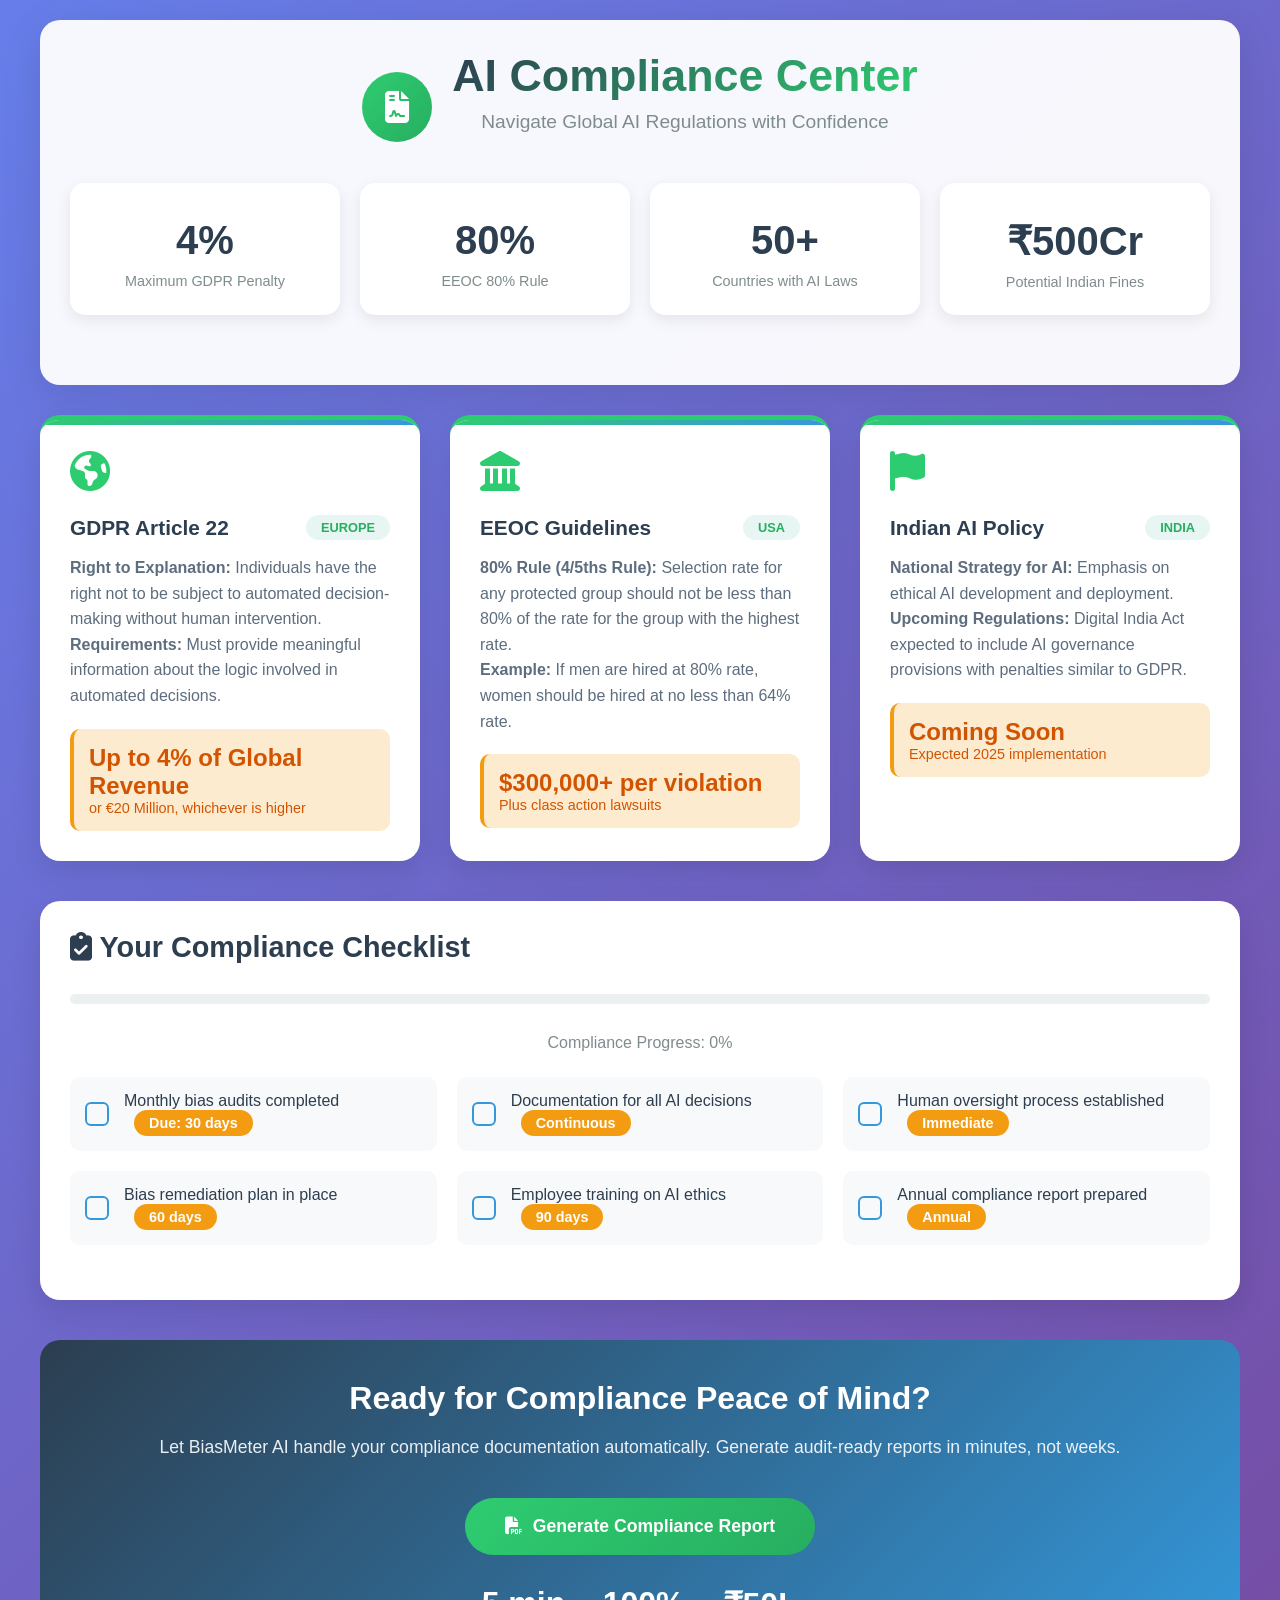
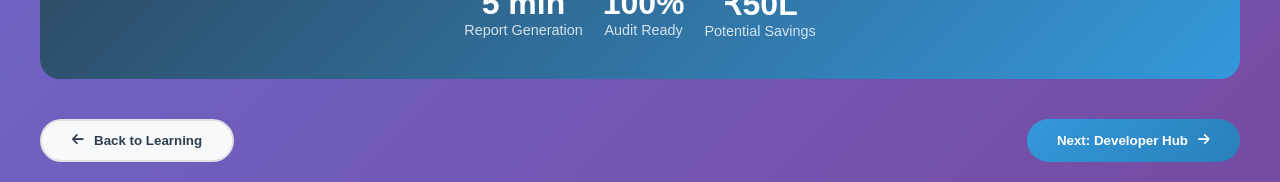
<file: src/main/resources/static/compliance.html>
<!DOCTYPE html>
<html lang="en">
<head>
    <meta charset="UTF-8">
    <meta name="viewport" content="width=device-width, initial-scale=1.0">
    <title>AI Compliance Center | BiasMeter AI</title>
    <link rel="stylesheet" href="https://cdnjs.cloudflare.com/ajax/libs/font-awesome/6.4.0/css/all.min.css">
    <style>
        * {
            margin: 0;
            padding: 0;
            box-sizing: border-box;
            font-family: 'Segoe UI', Tahoma, Geneva, Verdana, sans-serif;
        }
        
        body {
            background: linear-gradient(135deg, #667eea 0%, #764ba2 100%);
            min-height: 100vh;
            color: #2c3e50;
            padding: 20px;
        }
        
        .container {
            max-width: 1200px;
            margin: 0 auto;
        }
        
        header {
            background: rgba(255, 255, 255, 0.95);
            border-radius: 20px;
            padding: 30px;
            margin-bottom: 30px;
            box-shadow: 0 10px 40px rgba(0,0,0,0.1);
            text-align: center;
            position: relative;
            overflow: hidden;
        }
        
        .logo {
            display: flex;
            align-items: center;
            justify-content: center;
            gap: 20px;
            margin-bottom: 20px;
        }
        
        .logo-icon {
            width: 70px;
            height: 70px;
            background: linear-gradient(135deg, #2ecc71, #27ae60);
            border-radius: 50%;
            display: flex;
            align-items: center;
            justify-content: center;
            color: white;
            font-size: 32px;
        }
        
        h1 {
            color: #2c3e50;
            font-size: 2.8rem;
            margin-bottom: 10px;
            background: linear-gradient(135deg, #2c3e50, #2ecc71);
            -webkit-background-clip: text;
            -webkit-text-fill-color: transparent;
        }
        
        .subtitle {
            color: #7f8c8d;
            font-size: 1.2rem;
            margin-bottom: 30px;
        }
        
        .stats-grid {
            display: grid;
            grid-template-columns: repeat(auto-fit, minmax(200px, 1fr));
            gap: 20px;
            margin-bottom: 40px;
        }
        
        .stat-card {
            background: white;
            padding: 25px;
            border-radius: 15px;
            text-align: center;
            box-shadow: 0 5px 15px rgba(0,0,0,0.08);
            transition: all 0.3s ease;
        }
        
        .stat-card:hover {
            transform: translateY(-5px);
            box-shadow: 0 10px 25px rgba(0,0,0,0.15);
        }
        
        .stat-value {
            font-size: 2.5rem;
            font-weight: bold;
            color: #2c3e50;
            margin: 10px 0;
        }
        
        .stat-label {
            color: #7f8c8d;
            font-size: 0.9rem;
            font-weight: 500;
        }
        
        .regulation-grid {
            display: grid;
            grid-template-columns: repeat(auto-fit, minmax(350px, 1fr));
            gap: 30px;
            margin-bottom: 40px;
        }
        
        .regulation-card {
            background: white;
            border-radius: 20px;
            padding: 30px;
            box-shadow: 0 10px 30px rgba(0,0,0,0.1);
            transition: all 0.3s ease;
            position: relative;
            overflow: hidden;
            border-top: 5px solid #2ecc71;
        }
        
        .regulation-card::before {
            content: '';
            position: absolute;
            top: 0;
            left: 0;
            right: 0;
            height: 5px;
            background: linear-gradient(90deg, #2ecc71, #3498db);
        }
        
        .regulation-card:hover {
            transform: translateY(-10px);
            box-shadow: 0 20px 40px rgba(0,0,0,0.15);
        }
        
        .regulation-icon {
            font-size: 2.5rem;
            color: #2ecc71;
            margin-bottom: 20px;
        }
        
        .regulation-header {
            display: flex;
            justify-content: space-between;
            align-items: center;
            margin-bottom: 15px;
        }
        
        .regulation-title {
            font-size: 1.3rem;
            color: #2c3e50;
            font-weight: 600;
        }
        
        .regulation-region {
            background: #e8f6f3;
            color: #27ae60;
            padding: 5px 15px;
            border-radius: 20px;
            font-size: 0.8rem;
            font-weight: 600;
        }
        
        .regulation-content {
            color: #5d6d7e;
            line-height: 1.6;
            margin-bottom: 20px;
        }
        
        .penalty-box {
            background: #fdebd0;
            padding: 15px;
            border-radius: 10px;
            margin-top: 15px;
            border-left: 4px solid #f39c12;
        }
        
        .penalty-amount {
            font-size: 1.5rem;
            font-weight: bold;
            color: #d35400;
        }
        
        .compliance-section {
            background: white;
            border-radius: 20px;
            padding: 30px;
            margin-bottom: 40px;
            box-shadow: 0 10px 30px rgba(0,0,0,0.1);
        }
        
        .checklist-grid {
            display: grid;
            grid-template-columns: repeat(auto-fit, minmax(300px, 1fr));
            gap: 20px;
            margin: 25px 0;
        }
        
        .checklist-item {
            display: flex;
            align-items: center;
            gap: 15px;
            padding: 15px;
            background: #f8f9fa;
            border-radius: 10px;
            transition: all 0.3s ease;
        }
        
        .checklist-item:hover {
            background: #e8f6f3;
            transform: translateX(5px);
        }
        
        .checklist-checkbox {
            width: 24px;
            height: 24px;
            border: 2px solid #3498db;
            border-radius: 6px;
            display: flex;
            align-items: center;
            justify-content: center;
            cursor: pointer;
            transition: all 0.3s ease;
        }
        
        .checklist-checkbox.checked {
            background: #2ecc71;
            border-color: #2ecc71;
            color: white;
        }
        
        .checklist-text {
            flex: 1;
            color: #2c3e50;
            font-weight: 500;
        }
        
        .deadline-indicator {
            display: inline-block;
            background: #f39c12;
            color: white;
            padding: 5px 15px;
            border-radius: 20px;
            font-size: 0.9rem;
            font-weight: 600;
            margin-left: 10px;
        }
        
        .action-section {
            background: linear-gradient(135deg, #2c3e50, #3498db);
            border-radius: 20px;
            padding: 40px;
            color: white;
            text-align: center;
            margin-top: 40px;
        }
        
        .action-title {
            font-size: 2rem;
            margin-bottom: 20px;
            color: white;
        }
        
        .action-button {
            background: linear-gradient(135deg, #2ecc71, #27ae60);
            color: white;
            border: none;
            padding: 18px 40px;
            border-radius: 50px;
            font-size: 1.1rem;
            font-weight: 600;
            cursor: pointer;
            display: inline-flex;
            align-items: center;
            gap: 10px;
            margin-top: 20px;
            transition: all 0.3s ease;
        }
        
        .action-button:hover {
            transform: translateY(-3px);
            box-shadow: 0 10px 25px rgba(46, 204, 113, 0.3);
        }
        
        .progress-bar {
            height: 10px;
            background: #ecf0f1;
            border-radius: 5px;
            margin: 30px 0;
            overflow: hidden;
        }
        
        .progress-fill {
            height: 100%;
            background: linear-gradient(90deg, #2ecc71, #3498db);
            border-radius: 5px;
            transition: width 0.5s ease;
            width: 0%;
        }
        
        .nav-buttons {
            display: flex;
            justify-content: space-between;
            margin-top: 40px;
        }
        
        .nav-btn {
            padding: 12px 30px;
            border-radius: 50px;
            font-weight: 600;
            cursor: pointer;
            display: flex;
            align-items: center;
            gap: 10px;
            transition: all 0.3s ease;
        }
        
        .nav-btn.prev {
            background: #f8f9fa;
            color: #2c3e50;
            border: 2px solid #e0e0e0;
        }
        
        .nav-btn.next {
            background: linear-gradient(135deg, #3498db, #2980b9);
            color: white;
            border: none;
        }
        
        .nav-btn:hover {
            transform: translateY(-2px);
            box-shadow: 0 5px 15px rgba(0,0,0,0.1);
        }
        
        @media (max-width: 768px) {
            .regulation-grid, .checklist-grid {
                grid-template-columns: 1fr;
            }
            
            h1 {
                font-size: 2rem;
            }
            
            .stats-grid {
                grid-template-columns: repeat(2, 1fr);
            }
        }
    </style>
</head>
<body>
    <div class="container">
        <header>
            <div class="logo">
                <div class="logo-icon">
                    <i class="fas fa-file-contract"></i>
                </div>
                <div>
                    <h1>AI Compliance Center</h1>
                    <p class="subtitle">Navigate Global AI Regulations with Confidence</p>
                </div>
            </div>
            
            <div class="stats-grid">
                <div class="stat-card">
                    <div class="stat-value">4%</div>
                    <div class="stat-label">Maximum GDPR Penalty</div>
                </div>
                <div class="stat-card">
                    <div class="stat-value">80%</div>
                    <div class="stat-label">EEOC 80% Rule</div>
                </div>
                <div class="stat-card">
                    <div class="stat-value">50+</div>
                    <div class="stat-label">Countries with AI Laws</div>
                </div>
                <div class="stat-card">
                    <div class="stat-value">₹500Cr</div>
                    <div class="stat-label">Potential Indian Fines</div>
                </div>
            </div>
        </header>
        
        <div class="regulation-grid">
            <div class="regulation-card">
                <div class="regulation-icon">
                    <i class="fas fa-globe-americas"></i>
                </div>
                <div class="regulation-header">
                    <div class="regulation-title">GDPR Article 22</div>
                    <div class="regulation-region">EUROPE</div>
                </div>
                <div class="regulation-content">
                    <p><strong>Right to Explanation:</strong> Individuals have the right not to be subject to automated decision-making without human intervention.</p>
                    <p><strong>Requirements:</strong> Must provide meaningful information about the logic involved in automated decisions.</p>
                </div>
                <div class="penalty-box">
                    <div class="penalty-amount">Up to 4% of Global Revenue</div>
                    <div style="font-size: 0.9rem; color: #d35400;">or €20 Million, whichever is higher</div>
                </div>
            </div>
            
            <div class="regulation-card">
                <div class="regulation-icon">
                    <i class="fas fa-landmark"></i>
                </div>
                <div class="regulation-header">
                    <div class="regulation-title">EEOC Guidelines</div>
                    <div class="regulation-region">USA</div>
                </div>
                <div class="regulation-content">
                    <p><strong>80% Rule (4/5ths Rule):</strong> Selection rate for any protected group should not be less than 80% of the rate for the group with the highest rate.</p>
                    <p><strong>Example:</strong> If men are hired at 80% rate, women should be hired at no less than 64% rate.</p>
                </div>
                <div class="penalty-box">
                    <div class="penalty-amount">$300,000+ per violation</div>
                    <div style="font-size: 0.9rem; color: #d35400;">Plus class action lawsuits</div>
                </div>
            </div>
            
            <div class="regulation-card">
                <div class="regulation-icon">
                    <i class="fas fa-flag"></i>
                </div>
                <div class="regulation-header">
                    <div class="regulation-title">Indian AI Policy</div>
                    <div class="regulation-region">INDIA</div>
                </div>
                <div class="regulation-content">
                    <p><strong>National Strategy for AI:</strong> Emphasis on ethical AI development and deployment.</p>
                    <p><strong>Upcoming Regulations:</strong> Digital India Act expected to include AI governance provisions with penalties similar to GDPR.</p>
                </div>
                <div class="penalty-box">
                    <div class="penalty-amount">Coming Soon</div>
                    <div style="font-size: 0.9rem; color: #d35400;">Expected 2025 implementation</div>
                </div>
            </div>
        </div>
        
        <div class="compliance-section">
            <h2 style="color: #2c3e50; margin-bottom: 25px; font-size: 1.8rem;">
                <i class="fas fa-clipboard-check"></i> Your Compliance Checklist
            </h2>
            
            <div class="progress-bar">
                <div class="progress-fill" id="complianceProgress"></div>
            </div>
            <div style="text-align: center; color: #7f8c8d; margin-bottom: 25px;">
                Compliance Progress: <span id="progressText">0%</span>
            </div>
            
            <div class="checklist-grid">
                <div class="checklist-item" onclick="toggleChecklist(this)">
                    <div class="checklist-checkbox">
                        <i class="fas fa-check" style="display: none;"></i>
                    </div>
                    <div class="checklist-text">
                        Monthly bias audits completed
                        <span class="deadline-indicator">Due: 30 days</span>
                    </div>
                </div>
                
                <div class="checklist-item" onclick="toggleChecklist(this)">
                    <div class="checklist-checkbox">
                        <i class="fas fa-check" style="display: none;"></i>
                    </div>
                    <div class="checklist-text">
                        Documentation for all AI decisions
                        <span class="deadline-indicator">Continuous</span>
                    </div>
                </div>
                
                <div class="checklist-item" onclick="toggleChecklist(this)">
                    <div class="checklist-checkbox">
                        <i class="fas fa-check" style="display: none;"></i>
                    </div>
                    <div class="checklist-text">
                        Human oversight process established
                        <span class="deadline-indicator">Immediate</span>
                    </div>
                </div>
                
                <div class="checklist-item" onclick="toggleChecklist(this)">
                    <div class="checklist-checkbox">
                        <i class="fas fa-check" style="display: none;"></i>
                    </div>
                    <div class="checklist-text">
                        Bias remediation plan in place
                        <span class="deadline-indicator">60 days</span>
                    </div>
                </div>
                
                <div class="checklist-item" onclick="toggleChecklist(this)">
                    <div class="checklist-checkbox">
                        <i class="fas fa-check" style="display: none;"></i>
                    </div>
                    <div class="checklist-text">
                        Employee training on AI ethics
                        <span class="deadline-indicator">90 days</span>
                    </div>
                </div>
                
                <div class="checklist-item" onclick="toggleChecklist(this)">
                    <div class="checklist-checkbox">
                        <i class="fas fa-check" style="display: none;"></i>
                    </div>
                    <div class="checklist-text">
                        Annual compliance report prepared
                        <span class="deadline-indicator">Annual</span>
                    </div>
                </div>
            </div>
        </div>
        
        <div class="action-section">
            <h2 class="action-title">Ready for Compliance Peace of Mind?</h2>
            <p style="opacity: 0.9; margin-bottom: 20px; font-size: 1.1rem;">
                Let BiasMeter AI handle your compliance documentation automatically. 
                Generate audit-ready reports in minutes, not weeks.
            </p>
            
            <button class="action-button" onclick="generateComplianceReport()">
                <i class="fas fa-file-pdf"></i> Generate Compliance Report
            </button>
            
            <div style="margin-top: 30px; display: flex; justify-content: center; gap: 20px; flex-wrap: wrap;">
                <div style="text-align: center;">
                    <div style="font-size: 2rem; font-weight: bold;">5 min</div>
                    <div style="font-size: 0.9rem; opacity: 0.8;">Report Generation</div>
                </div>
                <div style="text-align: center;">
                    <div style="font-size: 2rem; font-weight: bold;">100%</div>
                    <div style="font-size: 0.9rem; opacity: 0.8;">Audit Ready</div>
                </div>
                <div style="text-align: center;">
                    <div style="font-size: 2rem; font-weight: bold;">₹50L</div>
                    <div style="font-size: 0.9rem; opacity: 0.8;">Potential Savings</div>
                </div>
            </div>
        </div>
        
        <div class="nav-buttons">
            <button class="nav-btn prev" onclick="window.location.href='/learn'">
                <i class="fas fa-arrow-left"></i> Back to Learning
            </button>
            <button class="nav-btn next" onclick="window.location.href='/developers'">
                Next: Developer Hub <i class="fas fa-arrow-right"></i>
            </button>
        </div>
    </div>

    <script>
        let checkedItems = 0;
        const totalItems = 6;
        
        function toggleChecklist(element) {
            const checkbox = element.querySelector('.checklist-checkbox');
            const icon = checkbox.querySelector('i');
            
            if (checkbox.classList.contains('checked')) {
                checkbox.classList.remove('checked');
                icon.style.display = 'none';
                checkedItems--;
            } else {
                checkbox.classList.add('checked');
                icon.style.display = 'block';
                checkedItems++;
            }
            
            updateProgress();
        }
        
        function updateProgress() {
            const progress = (checkedItems / totalItems) * 100;
            const progressBar = document.getElementById('complianceProgress');
            const progressText = document.getElementById('progressText');
            
            progressBar.style.width = `${progress}%`;
            progressText.textContent = `${Math.round(progress)}%`;
            
            if (progress === 100) {
                showNotification('🎉 Perfect! All compliance items completed!', 'success');
            }
        }
        
        function generateComplianceReport() {
            showNotification('📄 Generating your compliance report...', 'info');
            
            // Simulate report generation
            setTimeout(() => {
                showNotification('✅ Compliance report generated! Download will start automatically.', 'success');
                
                // Create and trigger download
                const blob = new Blob(['Sample Compliance Report'], { type: 'application/pdf' });
                const url = URL.createObjectURL(blob);
                const a = document.createElement('a');
                a.href = url;
                a.download = `compliance-report-${new Date().toISOString().slice(0,10)}.pdf`;
                document.body.appendChild(a);
                a.click();
                document.body.removeChild(a);
                URL.revokeObjectURL(url);
            }, 2000);
        }
        
        function showNotification(message, type) {
            const notification = document.createElement('div');
            notification.textContent = message;
            notification.style.cssText = `
                position: fixed;
                top: 20px;
                right: 20px;
                padding: 15px 25px;
                background: ${type === 'success' ? '#2ecc71' : type === 'info' ? '#3498db' : '#e74c3c'};
                color: white;
                border-radius: 10px;
                z-index: 1000;
                font-weight: 500;
                box-shadow: 0 5px 15px rgba(0,0,0,0.2);
                animation: slideIn 0.3s ease;
            `;
            
            document.body.appendChild(notification);
            
            setTimeout(() => {
                notification.remove();
            }, 3000);
        }
    </script>
</body>
</html>
</file>
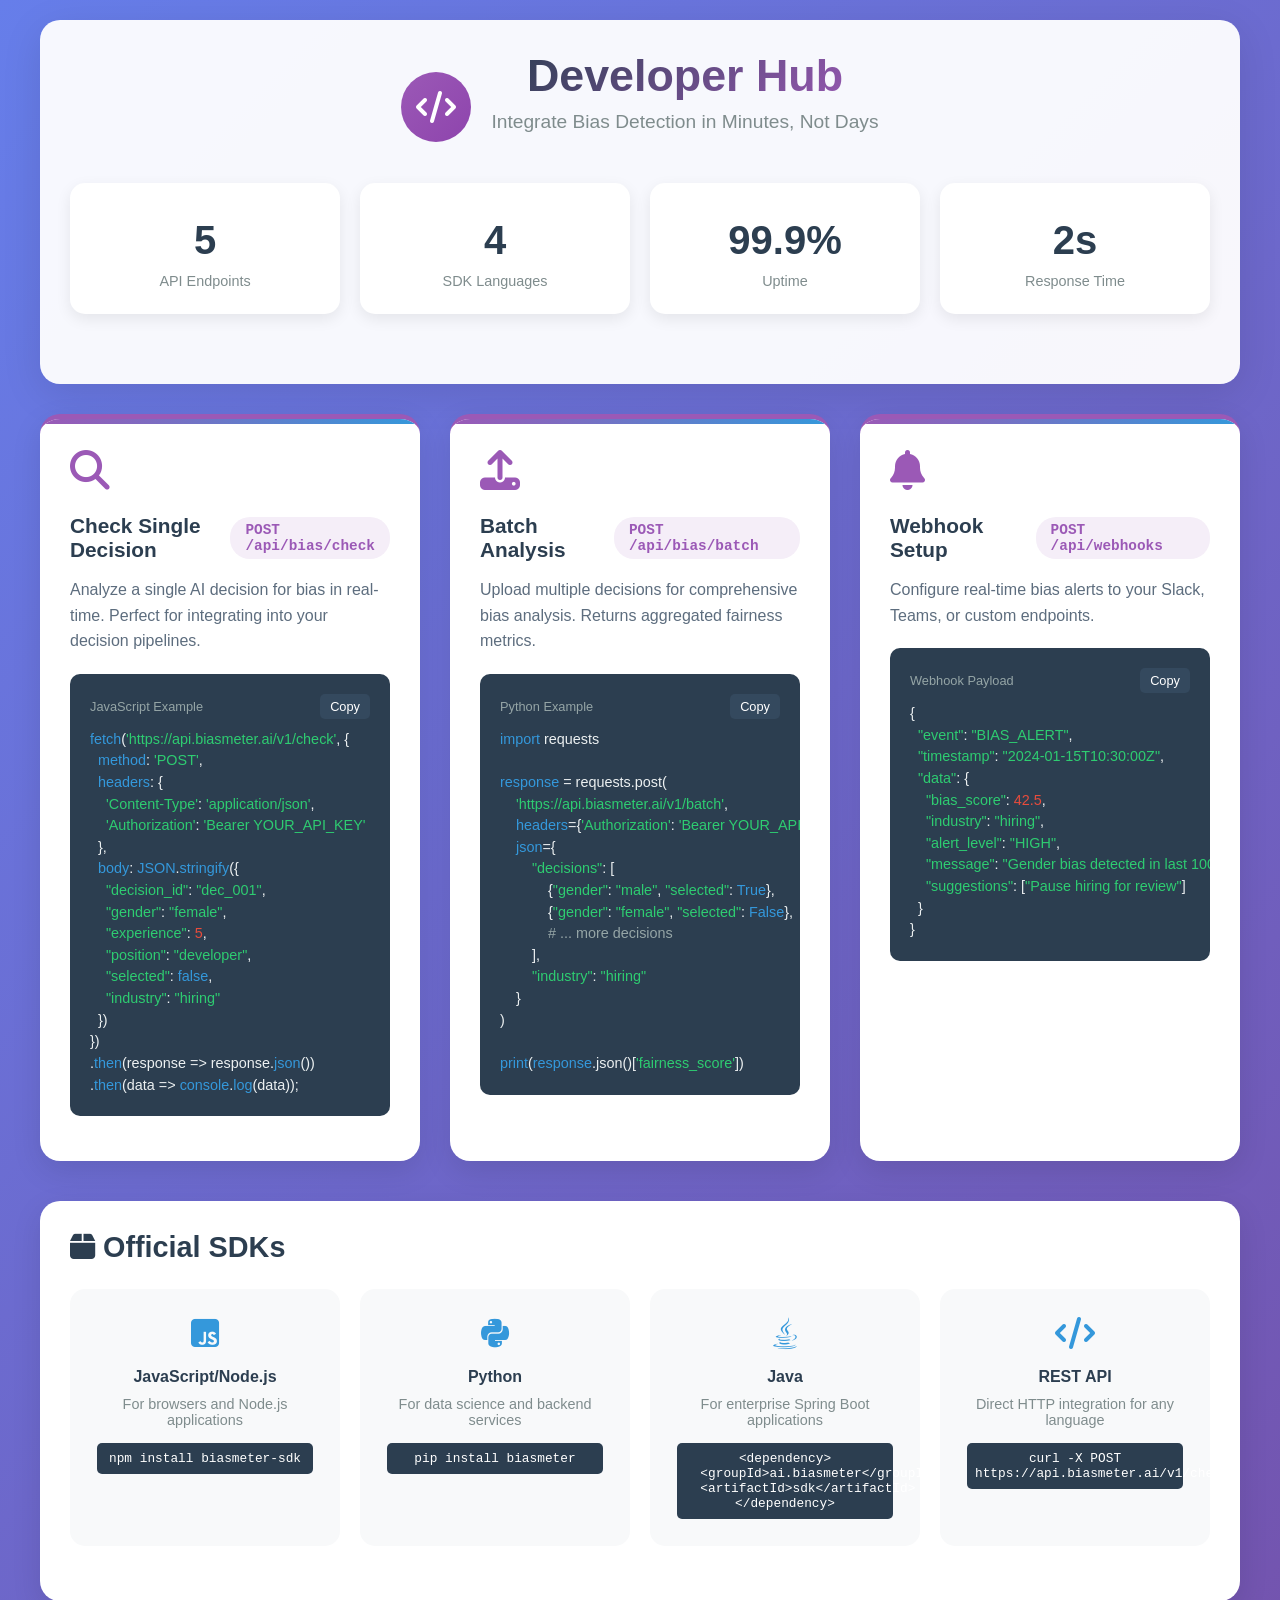
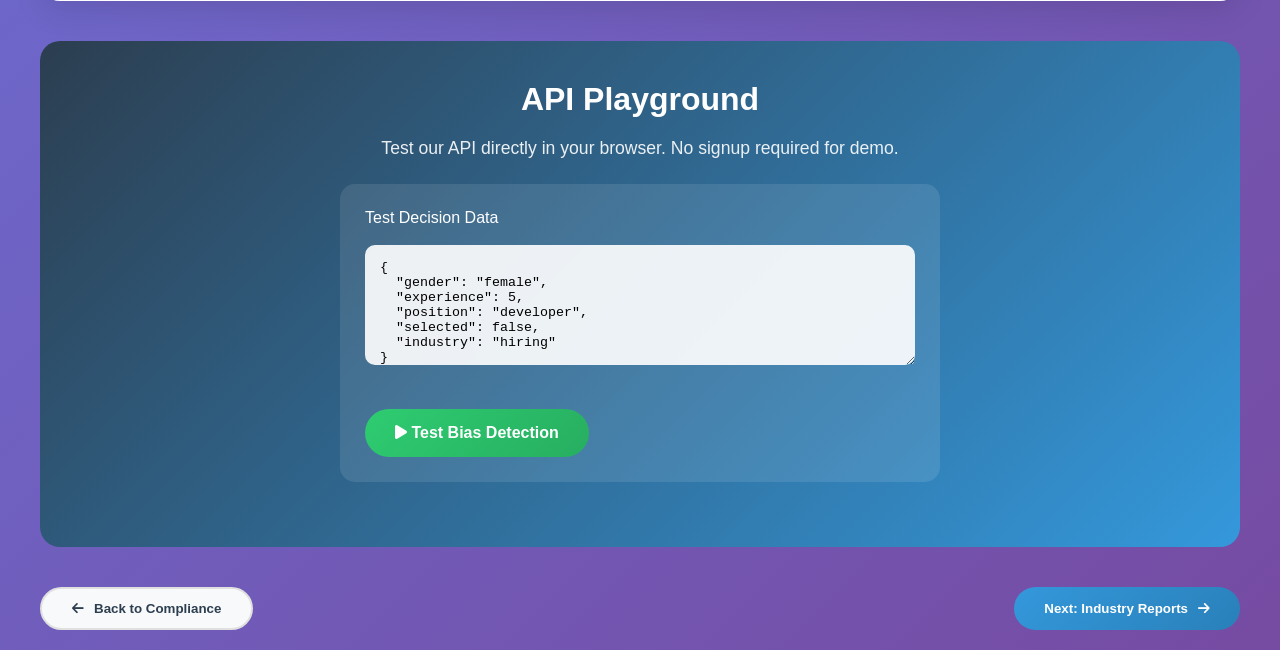
<file: src/main/resources/static/developers.html>
<!DOCTYPE html>
<html lang="en">
<head>
    <meta charset="UTF-8">
    <meta name="viewport" content="width=device-width, initial-scale=1.0">
    <title>Developer Hub | BiasMeter AI</title>
    <link rel="stylesheet" href="https://cdnjs.cloudflare.com/ajax/libs/font-awesome/6.4.0/css/all.min.css">
    <style>
        * {
            margin: 0;
            padding: 0;
            box-sizing: border-box;
            font-family: 'Segoe UI', Tahoma, Geneva, Verdana, sans-serif;
        }
        
        body {
            background: linear-gradient(135deg, #667eea 0%, #764ba2 100%);
            min-height: 100vh;
            color: #2c3e50;
            padding: 20px;
        }
        
        .container {
            max-width: 1200px;
            margin: 0 auto;
        }
        
        header {
            background: rgba(255, 255, 255, 0.95);
            border-radius: 20px;
            padding: 30px;
            margin-bottom: 30px;
            box-shadow: 0 10px 40px rgba(0,0,0,0.1);
            text-align: center;
            position: relative;
            overflow: hidden;
        }
        
        .logo {
            display: flex;
            align-items: center;
            justify-content: center;
            gap: 20px;
            margin-bottom: 20px;
        }
        
        .logo-icon {
            width: 70px;
            height: 70px;
            background: linear-gradient(135deg, #9b59b6, #8e44ad);
            border-radius: 50%;
            display: flex;
            align-items: center;
            justify-content: center;
            color: white;
            font-size: 32px;
        }
        
        h1 {
            color: #2c3e50;
            font-size: 2.8rem;
            margin-bottom: 10px;
            background: linear-gradient(135deg, #2c3e50, #9b59b6);
            -webkit-background-clip: text;
            -webkit-text-fill-color: transparent;
        }
        
        .subtitle {
            color: #7f8c8d;
            font-size: 1.2rem;
            margin-bottom: 30px;
        }
        
        .quick-stats {
            display: grid;
            grid-template-columns: repeat(auto-fit, minmax(180px, 1fr));
            gap: 20px;
            margin-bottom: 40px;
        }
        
        .stat-card {
            background: white;
            padding: 25px;
            border-radius: 15px;
            text-align: center;
            box-shadow: 0 5px 15px rgba(0,0,0,0.08);
            transition: all 0.3s ease;
        }
        
        .stat-card:hover {
            transform: translateY(-5px);
            box-shadow: 0 10px 25px rgba(0,0,0,0.15);
        }
        
        .stat-value {
            font-size: 2.5rem;
            font-weight: bold;
            color: #2c3e50;
            margin: 10px 0;
        }
        
        .stat-label {
            color: #7f8c8d;
            font-size: 0.9rem;
            font-weight: 500;
        }
        
        .api-sections {
            display: grid;
            grid-template-columns: repeat(auto-fit, minmax(350px, 1fr));
            gap: 30px;
            margin-bottom: 40px;
        }
        
        .api-card {
            background: white;
            border-radius: 20px;
            padding: 30px;
            box-shadow: 0 10px 30px rgba(0,0,0,0.1);
            transition: all 0.3s ease;
            position: relative;
            overflow: hidden;
            border-top: 5px solid #9b59b6;
        }
        
        .api-card::before {
            content: '';
            position: absolute;
            top: 0;
            left: 0;
            right: 0;
            height: 5px;
            background: linear-gradient(90deg, #9b59b6, #3498db);
        }
        
        .api-card:hover {
            transform: translateY(-10px);
            box-shadow: 0 20px 40px rgba(0,0,0,0.15);
        }
        
        .api-icon {
            font-size: 2.5rem;
            color: #9b59b6;
            margin-bottom: 20px;
        }
        
        .api-header {
            display: flex;
            justify-content: space-between;
            align-items: center;
            margin-bottom: 15px;
        }
        
        .api-title {
            font-size: 1.3rem;
            color: #2c3e50;
            font-weight: 600;
        }
        
        .api-method {
            background: #f5eef8;
            color: #9b59b6;
            padding: 5px 15px;
            border-radius: 20px;
            font-size: 0.9rem;
            font-weight: 600;
            font-family: monospace;
        }
        
        .api-description {
            color: #5d6d7e;
            line-height: 1.6;
            margin-bottom: 20px;
        }
        
        .code-block {
            background: #2c3e50;
            color: #ecf0f1;
            padding: 20px;
            border-radius: 10px;
            font-family: 'Courier New', monospace;
            font-size: 0.9rem;
            line-height: 1.5;
            margin: 15px 0;
            overflow-x: auto;
            position: relative;
        }
        
        .code-header {
            display: flex;
            justify-content: space-between;
            align-items: center;
            margin-bottom: 10px;
            color: #95a5a6;
            font-size: 0.8rem;
        }
        
        .copy-button {
            background: #34495e;
            color: white;
            border: none;
            padding: 5px 10px;
            border-radius: 5px;
            cursor: pointer;
            font-size: 0.8rem;
            transition: all 0.3s ease;
        }
        
        .copy-button:hover {
            background: #3498db;
        }
        
        .code-keyword {
            color: #3498db;
        }
        
        .code-string {
            color: #2ecc71;
        }
        
        .code-comment {
            color: #95a5a6;
        }
        
        .code-number {
            color: #e74c3c;
        }
        
        .sdk-section {
            background: white;
            border-radius: 20px;
            padding: 30px;
            margin-bottom: 40px;
            box-shadow: 0 10px 30px rgba(0,0,0,0.1);
        }
        
        .sdk-grid {
            display: grid;
            grid-template-columns: repeat(auto-fit, minmax(250px, 1fr));
            gap: 20px;
            margin: 25px 0;
        }
        
        .sdk-card {
            background: #f8f9fa;
            border-radius: 15px;
            padding: 25px;
            text-align: center;
            transition: all 0.3s ease;
            border: 2px solid transparent;
        }
        
        .sdk-card:hover {
            border-color: #3498db;
            background: #f0f7ff;
            transform: translateY(-5px);
        }
        
        .sdk-icon {
            font-size: 2rem;
            color: #3498db;
            margin-bottom: 15px;
        }
        
        .sdk-name {
            font-weight: 600;
            color: #2c3e50;
            margin-bottom: 10px;
        }
        
        .sdk-command {
            background: #2c3e50;
            color: white;
            padding: 8px;
            border-radius: 5px;
            font-family: monospace;
            font-size: 0.8rem;
            margin-top: 10px;
        }
        
        .playground-section {
            background: linear-gradient(135deg, #2c3e50, #3498db);
            border-radius: 20px;
            padding: 40px;
            color: white;
            text-align: center;
            margin-top: 40px;
        }
        
        .playground-title {
            font-size: 2rem;
            margin-bottom: 20px;
            color: white;
        }
        
        .test-api-box {
            background: rgba(255, 255, 255, 0.1);
            border-radius: 15px;
            padding: 25px;
            margin: 25px auto;
            max-width: 600px;
            text-align: left;
        }
        
        .test-input {
            width: 100%;
            padding: 15px;
            border-radius: 10px;
            border: none;
            margin: 10px 0;
            font-family: monospace;
            background: rgba(255, 255, 255, 0.9);
        }
        
        .test-button {
            background: linear-gradient(135deg, #2ecc71, #27ae60);
            color: white;
            border: none;
            padding: 15px 30px;
            border-radius: 50px;
            font-size: 1rem;
            font-weight: 600;
            cursor: pointer;
            margin-top: 15px;
            transition: all 0.3s ease;
        }
        
        .test-button:hover {
            transform: translateY(-3px);
            box-shadow: 0 10px 25px rgba(46, 204, 113, 0.3);
        }
        
        .response-box {
            background: rgba(255, 255, 255, 0.1);
            border-radius: 10px;
            padding: 15px;
            margin-top: 20px;
            font-family: monospace;
            font-size: 0.9rem;
            white-space: pre-wrap;
            display: none;
        }
        
        .nav-buttons {
            display: flex;
            justify-content: space-between;
            margin-top: 40px;
        }
        
        .nav-btn {
            padding: 12px 30px;
            border-radius: 50px;
            font-weight: 600;
            cursor: pointer;
            display: flex;
            align-items: center;
            gap: 10px;
            transition: all 0.3s ease;
        }
        
        .nav-btn.prev {
            background: #f8f9fa;
            color: #2c3e50;
            border: 2px solid #e0e0e0;
        }
        
        .nav-btn.next {
            background: linear-gradient(135deg, #3498db, #2980b9);
            color: white;
            border: none;
        }
        
        .nav-btn:hover {
            transform: translateY(-2px);
            box-shadow: 0 5px 15px rgba(0,0,0,0.1);
        }
        
        @media (max-width: 768px) {
            .api-sections, .sdk-grid {
                grid-template-columns: 1fr;
            }
            
            h1 {
                font-size: 2rem;
            }
            
            .quick-stats {
                grid-template-columns: repeat(2, 1fr);
            }
        }
    </style>
</head>
<body>
    <div class="container">
        <header>
            <div class="logo">
                <div class="logo-icon">
                    <i class="fas fa-code"></i>
                </div>
                <div>
                    <h1>Developer Hub</h1>
                    <p class="subtitle">Integrate Bias Detection in Minutes, Not Days</p>
                </div>
            </div>
            
            <div class="quick-stats">
                <div class="stat-card">
                    <div class="stat-value">5</div>
                    <div class="stat-label">API Endpoints</div>
                </div>
                <div class="stat-card">
                    <div class="stat-value">4</div>
                    <div class="stat-label">SDK Languages</div>
                </div>
                <div class="stat-card">
                    <div class="stat-value">99.9%</div>
                    <div class="stat-label">Uptime</div>
                </div>
                <div class="stat-card">
                    <div class="stat-value">2s</div>
                    <div class="stat-label">Response Time</div>
                </div>
            </div>
        </header>
        
        <div class="api-sections">
            <div class="api-card">
                <div class="api-icon">
                    <i class="fas fa-search"></i>
                </div>
                <div class="api-header">
                    <div class="api-title">Check Single Decision</div>
                    <div class="api-method">POST /api/bias/check</div>
                </div>
                <div class="api-description">
                    Analyze a single AI decision for bias in real-time. Perfect for integrating into your decision pipelines.
                </div>
                
                <div class="code-block">
                    <div class="code-header">
                        <span>JavaScript Example</span>
                        <button class="copy-button" onclick="copyCode(this)">Copy</button>
                    </div>
<pre><span class="code-keyword">fetch</span>(<span class="code-string">'https://api.biasmeter.ai/v1/check'</span>, {
  <span class="code-keyword">method</span>: <span class="code-string">'POST'</span>,
  <span class="code-keyword">headers</span>: {
    <span class="code-string">'Content-Type'</span>: <span class="code-string">'application/json'</span>,
    <span class="code-string">'Authorization'</span>: <span class="code-string">'Bearer YOUR_API_KEY'</span>
  },
  <span class="code-keyword">body</span>: <span class="code-keyword">JSON</span>.<span class="code-keyword">stringify</span>({
    <span class="code-string">"decision_id"</span>: <span class="code-string">"dec_001"</span>,
    <span class="code-string">"gender"</span>: <span class="code-string">"female"</span>,
    <span class="code-string">"experience"</span>: <span class="code-number">5</span>,
    <span class="code-string">"position"</span>: <span class="code-string">"developer"</span>,
    <span class="code-string">"selected"</span>: <span class="code-keyword">false</span>,
    <span class="code-string">"industry"</span>: <span class="code-string">"hiring"</span>
  })
})
.<span class="code-keyword">then</span>(response => response.<span class="code-keyword">json</span>())
.<span class="code-keyword">then</span>(data => <span class="code-keyword">console</span>.<span class="code-keyword">log</span>(data));</pre>
                </div>
            </div>
            
            <div class="api-card">
                <div class="api-icon">
                    <i class="fas fa-upload"></i>
                </div>
                <div class="api-header">
                    <div class="api-title">Batch Analysis</div>
                    <div class="api-method">POST /api/bias/batch</div>
                </div>
                <div class="api-description">
                    Upload multiple decisions for comprehensive bias analysis. Returns aggregated fairness metrics.
                </div>
                
                <div class="code-block">
                    <div class="code-header">
                        <span>Python Example</span>
                        <button class="copy-button" onclick="copyCode(this)">Copy</button>
                    </div>
<pre><span class="code-keyword">import</span> requests

<span class="code-keyword">response</span> = requests.post(
    <span class="code-string">'https://api.biasmeter.ai/v1/batch'</span>,
    <span class="code-keyword">headers</span>={<span class="code-string">'Authorization'</span>: <span class="code-string">'Bearer YOUR_API_KEY'</span>},
    <span class="code-keyword">json</span>={
        <span class="code-string">"decisions"</span>: [
            {<span class="code-string">"gender"</span>: <span class="code-string">"male"</span>, <span class="code-string">"selected"</span>: <span class="code-keyword">True</span>},
            {<span class="code-string">"gender"</span>: <span class="code-string">"female"</span>, <span class="code-string">"selected"</span>: <span class="code-keyword">False</span>},
            <span class="code-comment"># ... more decisions</span>
        ],
        <span class="code-string">"industry"</span>: <span class="code-string">"hiring"</span>
    }
)

<span class="code-keyword">print</span>(<span class="code-keyword">response</span>.json()[<span class="code-string">'fairness_score'</span>])</pre>
                </div>
            </div>
            
            <div class="api-card">
                <div class="api-icon">
                    <i class="fas fa-bell"></i>
                </div>
                <div class="api-header">
                    <div class="api-title">Webhook Setup</div>
                    <div class="api-method">POST /api/webhooks</div>
                </div>
                <div class="api-description">
                    Configure real-time bias alerts to your Slack, Teams, or custom endpoints.
                </div>
                
                <div class="code-block">
                    <div class="code-header">
                        <span>Webhook Payload</span>
                        <button class="copy-button" onclick="copyCode(this)">Copy</button>
                    </div>
<pre>{
  <span class="code-string">"event"</span>: <span class="code-string">"BIAS_ALERT"</span>,
  <span class="code-string">"timestamp"</span>: <span class="code-string">"2024-01-15T10:30:00Z"</span>,
  <span class="code-string">"data"</span>: {
    <span class="code-string">"bias_score"</span>: <span class="code-number">42.5</span>,
    <span class="code-string">"industry"</span>: <span class="code-string">"hiring"</span>,
    <span class="code-string">"alert_level"</span>: <span class="code-string">"HIGH"</span>,
    <span class="code-string">"message"</span>: <span class="code-string">"Gender bias detected in last 100 decisions"</span>,
    <span class="code-string">"suggestions"</span>: [<span class="code-string">"Pause hiring for review"</span>]
  }
}</pre>
                </div>
            </div>
        </div>
        
        <div class="sdk-section">
            <h2 style="color: #2c3e50; margin-bottom: 25px; font-size: 1.8rem;">
                <i class="fas fa-box"></i> Official SDKs
            </h2>
            
            <div class="sdk-grid">
                <div class="sdk-card">
                    <div class="sdk-icon">
                        <i class="fab fa-js-square"></i>
                    </div>
                    <div class="sdk-name">JavaScript/Node.js</div>
                    <p style="color: #7f8c8d; font-size: 0.9rem; margin-bottom: 15px;">
                        For browsers and Node.js applications
                    </p>
                    <div class="sdk-command">npm install biasmeter-sdk</div>
                </div>
                
                <div class="sdk-card">
                    <div class="sdk-icon">
                        <i class="fab fa-python"></i>
                    </div>
                    <div class="sdk-name">Python</div>
                    <p style="color: #7f8c8d; font-size: 0.9rem; margin-bottom: 15px;">
                        For data science and backend services
                    </p>
                    <div class="sdk-command">pip install biasmeter</div>
                </div>
                
                <div class="sdk-card">
                    <div class="sdk-icon">
                        <i class="fab fa-java"></i>
                    </div>
                    <div class="sdk-name">Java</div>
                    <p style="color: #7f8c8d; font-size: 0.9rem; margin-bottom: 15px;">
                        For enterprise Spring Boot applications
                    </p>
                    <div class="sdk-command">
                        &lt;dependency&gt;<br>
                        &nbsp;&nbsp;&lt;groupId&gt;ai.biasmeter&lt;/groupId&gt;<br>
                        &nbsp;&nbsp;&lt;artifactId&gt;sdk&lt;/artifactId&gt;<br>
                        &lt;/dependency&gt;
                    </div>
                </div>
                
                <div class="sdk-card">
                    <div class="sdk-icon">
                        <i class="fas fa-code"></i>
                    </div>
                    <div class="sdk-name">REST API</div>
                    <p style="color: #7f8c8d; font-size: 0.9rem; margin-bottom: 15px;">
                        Direct HTTP integration for any language
                    </p>
                    <div class="sdk-command">curl -X POST https://api.biasmeter.ai/v1/check</div>
                </div>
            </div>
        </div>
        
        <div class="playground-section">
            <h2 class="playground-title">API Playground</h2>
            <p style="opacity: 0.9; margin-bottom: 20px; font-size: 1.1rem;">
                Test our API directly in your browser. No signup required for demo.
            </p>
            
            <div class="test-api-box">
                <div style="margin-bottom: 15px;">
                    <label style="display: block; margin-bottom: 8px; font-weight: 500;">Test Decision Data</label>
                    <textarea class="test-input" rows="6" id="testData">
{
  "gender": "female",
  "experience": 5,
  "position": "developer",
  "selected": false,
  "industry": "hiring"
}</textarea>
                </div>
                
                <button class="test-button" onclick="testAPI()">
                    <i class="fas fa-play"></i> Test Bias Detection
                </button>
                
                <div class="response-box" id="apiResponse">
                    {
  "success": true,
  "bias_score": 42.5,
  "fairness_score": 57.5,
  "status": "MODERATE_BIAS",
  "message": "Gender disparity detected in hiring decisions",
  "recommendations": [
    "Implement blind resume screening",
    "Review interview evaluation criteria"
  ]
}</div>
            </div>
        </div>
        
        <div class="nav-buttons">
            <button class="nav-btn prev" onclick="window.location.href='/compliance'">
                <i class="fas fa-arrow-left"></i> Back to Compliance
            </button>
            <button class="nav-btn next" onclick="window.location.href='/reports'">
                Next: Industry Reports <i class="fas fa-arrow-right"></i>
            </button>
        </div>
    </div>

    <script>
        function copyCode(button) {
            const codeBlock = button.closest('.code-block').querySelector('pre');
            const text = codeBlock.textContent;
            
            navigator.clipboard.writeText(text).then(() => {
                const originalText = button.textContent;
                button.textContent = 'Copied!';
                button.style.background = '#2ecc71';
                
                setTimeout(() => {
                    button.textContent = originalText;
                    button.style.background = '#34495e';
                }, 2000);
            });
        }
        
        function testAPI() {
            const responseBox = document.getElementById('apiResponse');
            const testData = document.getElementById('testData');
            
            // Show loading
            responseBox.style.display = 'block';
            responseBox.innerHTML = '<div style="color: #3498db; text-align: center;">🔄 Analyzing bias in test data...</div>';
            
            // Simulate API call
            setTimeout(() => {
                responseBox.innerHTML = `{
  "success": true,
  "bias_score": ${(Math.random() * 50 + 20).toFixed(1)},
  "fairness_score": ${(Math.random() * 40 + 60).toFixed(1)},
  "status": "${Math.random() > 0.5 ? 'MODERATE_BIAS' : 'LOW_BIAS'}",
  "message": "Analysis complete. ${Math.random() > 0.5 ? 'Gender bias detected' : 'Fairness standards met'}.",
  "recommendations": [
    "Implement blind resume screening",
    "Review interview evaluation criteria",
    "Consider diverse hiring panels"
  ]
}`;
                
                showNotification('✅ API test successful! Response received.', 'success');
            }, 1500);
        }
        
        function showNotification(message, type) {
            const notification = document.createElement('div');
            notification.textContent = message;
            notification.style.cssText = `
                position: fixed;
                top: 20px;
                right: 20px;
                padding: 15px 25px;
                background: ${type === 'success' ? '#2ecc71' : '#e74c3c'};
                color: white;
                border-radius: 10px;
                z-index: 1000;
                font-weight: 500;
                box-shadow: 0 5px 15px rgba(0,0,0,0.2);
                animation: slideIn 0.3s ease;
            `;
            
            document.body.appendChild(notification);
            
            setTimeout(() => {
                notification.remove();
            }, 3000);
        }
    </script>
</body>
</html>
</file>
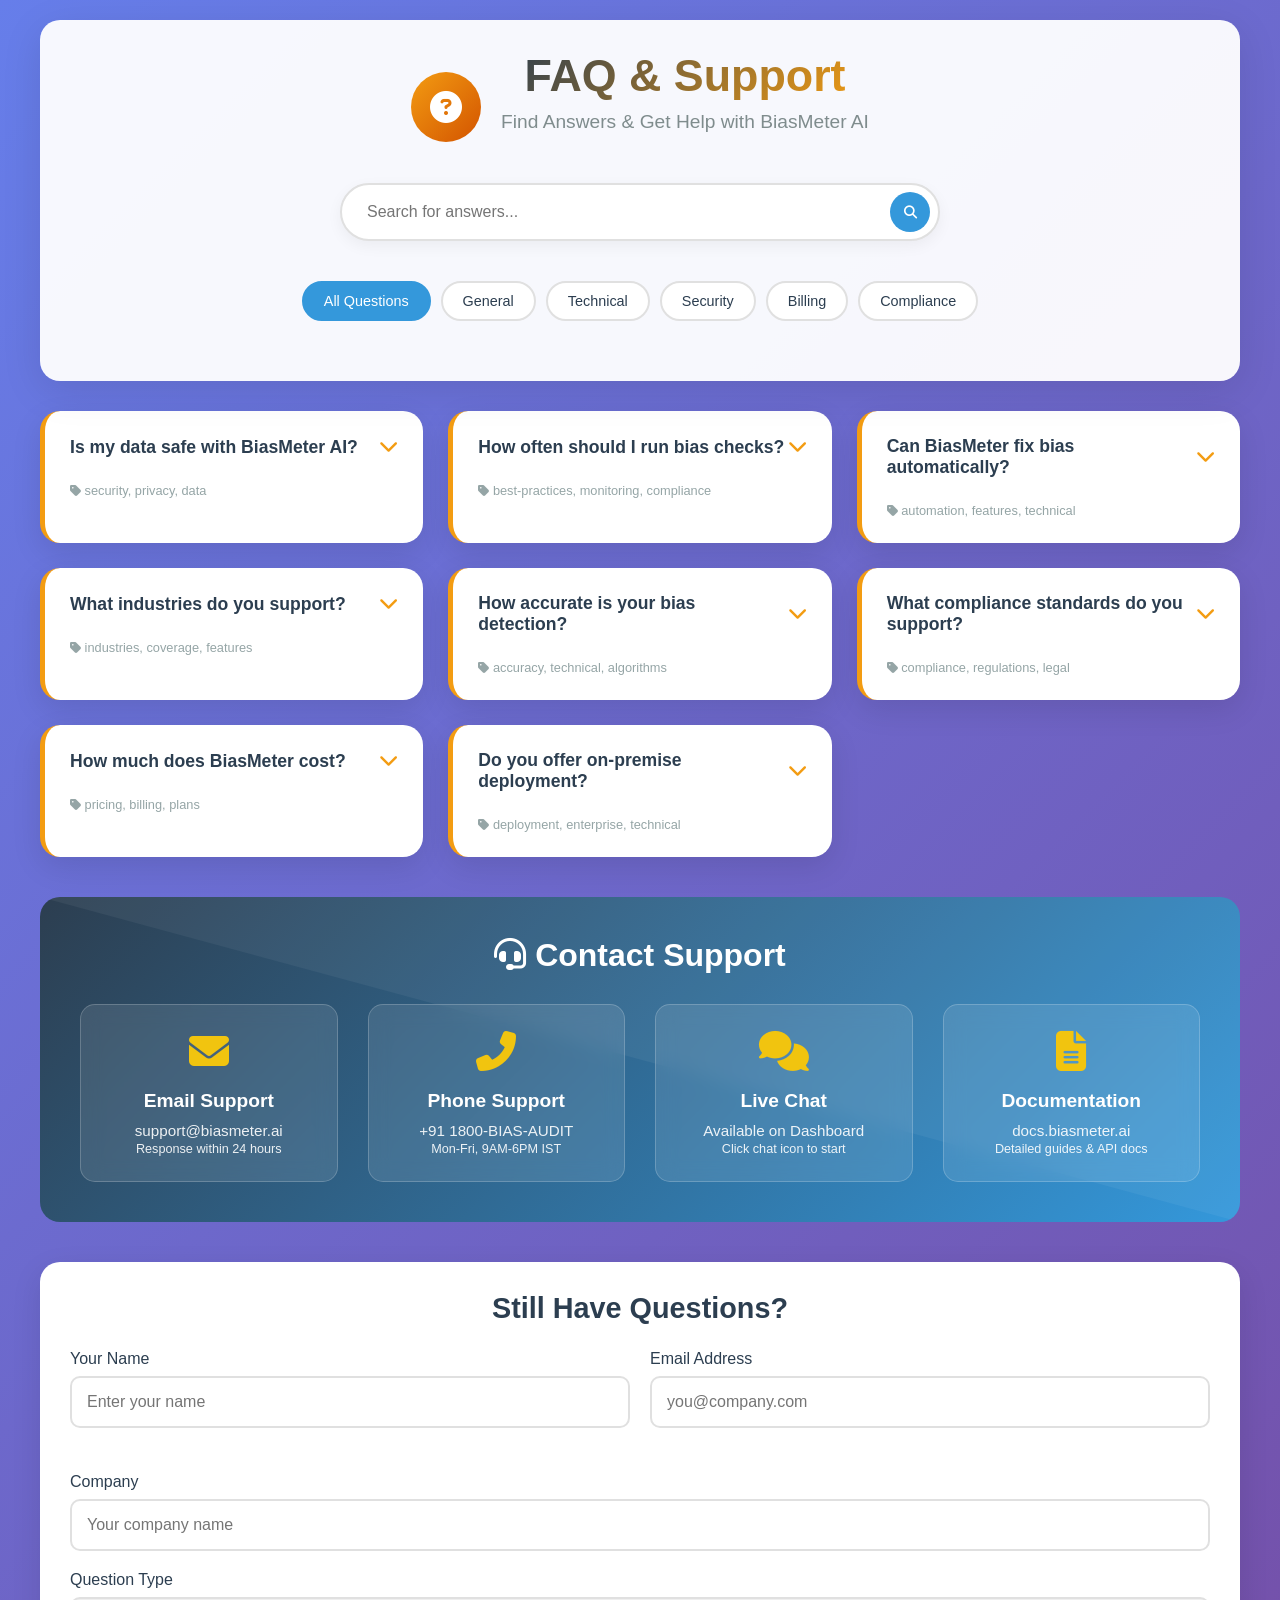
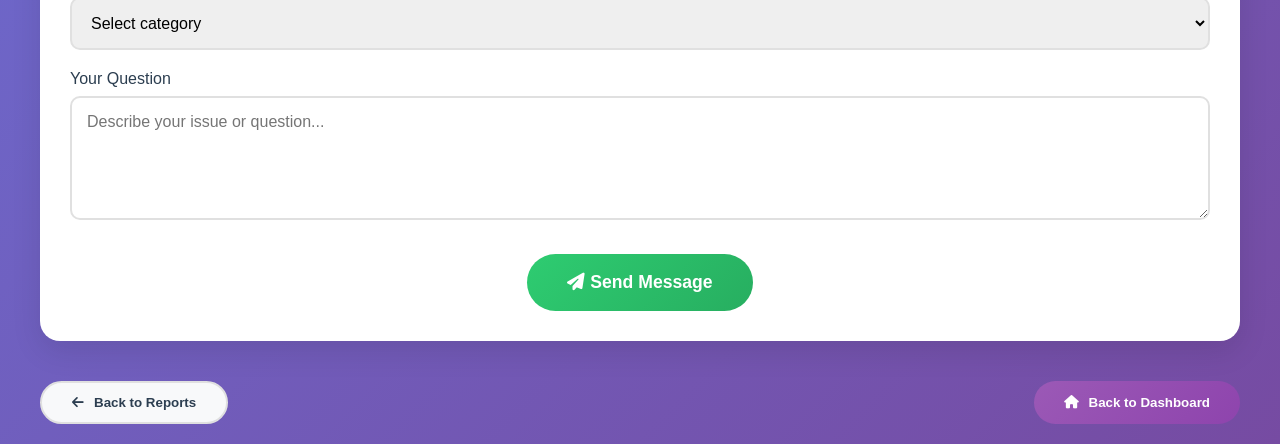
<file: src/main/resources/static/faq.html>
<!DOCTYPE html>
<html lang="en">
<head>
    <meta charset="UTF-8">
    <meta name="viewport" content="width=device-width, initial-scale=1.0">
    <title>FAQ & Support | BiasMeter AI</title>
    <link rel="stylesheet" href="https://cdnjs.cloudflare.com/ajax/libs/font-awesome/6.4.0/css/all.min.css">
    <style>
        * {
            margin: 0;
            padding: 0;
            box-sizing: border-box;
            font-family: 'Segoe UI', Tahoma, Geneva, Verdana, sans-serif;
        }
        
        body {
            background: linear-gradient(135deg, #667eea 0%, #764ba2 100%);
            min-height: 100vh;
            color: #2c3e50;
            padding: 20px;
        }
        
        .container {
            max-width: 1200px;
            margin: 0 auto;
        }
        
        header {
            background: rgba(255, 255, 255, 0.95);
            border-radius: 20px;
            padding: 30px;
            margin-bottom: 30px;
            box-shadow: 0 10px 40px rgba(0,0,0,0.1);
            text-align: center;
            position: relative;
            overflow: hidden;
        }
        
        .logo {
            display: flex;
            align-items: center;
            justify-content: center;
            gap: 20px;
            margin-bottom: 20px;
        }
        
        .logo-icon {
            width: 70px;
            height: 70px;
            background: linear-gradient(135deg, #f39c12, #d35400);
            border-radius: 50%;
            display: flex;
            align-items: center;
            justify-content: center;
            color: white;
            font-size: 32px;
        }
        
        h1 {
            color: #2c3e50;
            font-size: 2.8rem;
            margin-bottom: 10px;
            background: linear-gradient(135deg, #2c3e50, #f39c12);
            -webkit-background-clip: text;
            -webkit-text-fill-color: transparent;
        }
        
        .subtitle {
            color: #7f8c8d;
            font-size: 1.2rem;
            margin-bottom: 30px;
        }
        
        .search-box {
            max-width: 600px;
            margin: 0 auto 40px;
            position: relative;
        }
        
        .search-input {
            width: 100%;
            padding: 18px 25px;
            padding-right: 60px;
            border: 2px solid #e0e0e0;
            border-radius: 50px;
            font-size: 1rem;
            transition: all 0.3s ease;
            box-shadow: 0 5px 15px rgba(0,0,0,0.05);
        }
        
        .search-input:focus {
            outline: none;
            border-color: #3498db;
            box-shadow: 0 5px 20px rgba(52, 152, 219, 0.2);
        }
        
        .search-button {
            position: absolute;
            right: 10px;
            top: 50%;
            transform: translateY(-50%);
            background: #3498db;
            color: white;
            border: none;
            width: 40px;
            height: 40px;
            border-radius: 50%;
            cursor: pointer;
            transition: all 0.3s ease;
        }
        
        .search-button:hover {
            background: #2980b9;
            transform: translateY(-50%) scale(1.1);
        }
        
        .faq-grid {
            display: grid;
            grid-template-columns: repeat(auto-fit, minmax(350px, 1fr));
            gap: 25px;
            margin-bottom: 40px;
        }
        
        .faq-card {
            background: white;
            border-radius: 20px;
            padding: 25px;
            box-shadow: 0 10px 30px rgba(0,0,0,0.1);
            transition: all 0.3s ease;
            cursor: pointer;
            border-left: 5px solid #f39c12;
        }
        
        .faq-card:hover {
            transform: translateY(-5px);
            box-shadow: 0 15px 35px rgba(0,0,0,0.15);
        }
        
        .faq-header {
            display: flex;
            align-items: center;
            justify-content: space-between;
            margin-bottom: 15px;
        }
        
        .faq-question {
            font-size: 1.1rem;
            color: #2c3e50;
            font-weight: 600;
            flex: 1;
        }
        
        .faq-icon {
            color: #f39c12;
            font-size: 1.2rem;
            transition: transform 0.3s ease;
        }
        
        .faq-answer {
            color: #5d6d7e;
            line-height: 1.6;
            max-height: 0;
            overflow: hidden;
            transition: max-height 0.3s ease;
        }
        
        .faq-card.active .faq-answer {
            max-height: 500px;
            margin-top: 15px;
        }
        
        .faq-card.active .faq-icon {
            transform: rotate(180deg);
        }
        
        .category-tags {
            display: flex;
            gap: 10px;
            margin-bottom: 30px;
            flex-wrap: wrap;
            justify-content: center;
        }
        
        .category-tag {
            background: white;
            padding: 10px 20px;
            border-radius: 50px;
            font-size: 0.9rem;
            font-weight: 500;
            cursor: pointer;
            transition: all 0.3s ease;
            border: 2px solid #e0e0e0;
        }
        
        .category-tag.active {
            background: #3498db;
            color: white;
            border-color: #3498db;
        }
        
        .category-tag:hover:not(.active) {
            background: #f0f7ff;
            border-color: #3498db;
        }
        
        .contact-section {
            background: linear-gradient(135deg, #2c3e50, #3498db);
            border-radius: 20px;
            padding: 40px;
            color: white;
            margin-top: 40px;
            position: relative;
            overflow: hidden;
        }
        
        .contact-section::before {
            content: '';
            position: absolute;
            top: 0;
            left: 0;
            right: 0;
            bottom: 0;
            background: url('data:image/svg+xml,<svg xmlns="http://www.w3.org/2000/svg" viewBox="0 0 100 100" preserveAspectRatio="none"><path d="M0,0 L100,0 L100,100 Z" fill="rgba(255,255,255,0.05)"/></svg>');
            background-size: cover;
        }
        
        .contact-grid {
            display: grid;
            grid-template-columns: repeat(auto-fit, minmax(250px, 1fr));
            gap: 30px;
            position: relative;
            z-index: 1;
        }
        
        .contact-card {
            background: rgba(255, 255, 255, 0.1);
            backdrop-filter: blur(10px);
            border-radius: 15px;
            padding: 25px;
            text-align: center;
            transition: all 0.3s ease;
            border: 1px solid rgba(255, 255, 255, 0.2);
        }
        
        .contact-card:hover {
            transform: translateY(-5px);
            background: rgba(255, 255, 255, 0.15);
            border-color: rgba(255, 255, 255, 0.3);
        }
        
        .contact-icon {
            font-size: 2.5rem;
            margin-bottom: 15px;
            color: #f1c40f;
        }
        
        .contact-title {
            font-size: 1.2rem;
            font-weight: 600;
            margin-bottom: 10px;
        }
        
        .contact-info {
            opacity: 0.9;
            font-size: 0.95rem;
        }
        
        .form-section {
            background: white;
            border-radius: 20px;
            padding: 30px;
            margin-top: 40px;
            box-shadow: 0 10px 30px rgba(0,0,0,0.1);
        }
        
        .form-title {
            color: #2c3e50;
            font-size: 1.8rem;
            margin-bottom: 25px;
            text-align: center;
        }
        
        .form-grid {
            display: grid;
            grid-template-columns: repeat(auto-fit, minmax(250px, 1fr));
            gap: 20px;
            margin-bottom: 25px;
        }
        
        .form-group {
            margin-bottom: 20px;
        }
        
        .form-label {
            display: block;
            margin-bottom: 8px;
            font-weight: 500;
            color: #2c3e50;
        }
        
        .form-input {
            width: 100%;
            padding: 15px;
            border: 2px solid #e0e0e0;
            border-radius: 10px;
            font-size: 1rem;
            transition: all 0.3s ease;
        }
        
        .form-input:focus {
            outline: none;
            border-color: #3498db;
            box-shadow: 0 0 0 3px rgba(52, 152, 219, 0.1);
        }
        
        .submit-button {
            background: linear-gradient(135deg, #2ecc71, #27ae60);
            color: white;
            border: none;
            padding: 18px 40px;
            border-radius: 50px;
            font-size: 1.1rem;
            font-weight: 600;
            cursor: pointer;
            display: block;
            margin: 30px auto 0;
            transition: all 0.3s ease;
        }
        
        .submit-button:hover {
            transform: translateY(-3px);
            box-shadow: 0 10px 25px rgba(46, 204, 113, 0.3);
        }
        
        .nav-buttons {
            display: flex;
            justify-content: space-between;
            margin-top: 40px;
        }
        
        .nav-btn {
            padding: 12px 30px;
            border-radius: 50px;
            font-weight: 600;
            cursor: pointer;
            display: flex;
            align-items: center;
            gap: 10px;
            transition: all 0.3s ease;
        }
        
        .nav-btn.prev {
            background: #f8f9fa;
            color: #2c3e50;
            border: 2px solid #e0e0e0;
        }
        
        .nav-btn.home {
            background: linear-gradient(135deg, #9b59b6, #8e44ad);
            color: white;
            border: none;
        }
        
        .nav-btn:hover {
            transform: translateY(-2px);
            box-shadow: 0 5px 15px rgba(0,0,0,0.1);
        }
        
        @media (max-width: 768px) {
            .faq-grid, .contact-grid {
                grid-template-columns: 1fr;
            }
            
            h1 {
                font-size: 2rem;
            }
        }
    </style>
</head>
<body>
    <div class="container">
        <header>
            <div class="logo">
                <div class="logo-icon">
                    <i class="fas fa-question-circle"></i>
                </div>
                <div>
                    <h1>FAQ & Support</h1>
                    <p class="subtitle">Find Answers & Get Help with BiasMeter AI</p>
                </div>
            </div>
            
            <div class="search-box">
                <input type="text" class="search-input" placeholder="Search for answers..." id="searchInput">
                <button class="search-button" onclick="searchFAQ()">
                    <i class="fas fa-search"></i>
                </button>
            </div>
            
            <div class="category-tags">
                <div class="category-tag active" onclick="filterFAQ('all')">All Questions</div>
                <div class="category-tag" onclick="filterFAQ('general')">General</div>
                <div class="category-tag" onclick="filterFAQ('technical')">Technical</div>
                <div class="category-tag" onclick="filterFAQ('security')">Security</div>
                <div class="category-tag" onclick="filterFAQ('billing')">Billing</div>
                <div class="category-tag" onclick="filterFAQ('compliance')">Compliance</div>
            </div>
        </header>
        
        <div class="faq-grid" id="faqContainer">
            <!-- FAQ items will be dynamically generated -->
        </div>
        
        <div class="contact-section">
            <h2 style="color: white; margin-bottom: 30px; font-size: 2rem; text-align: center;">
                <i class="fas fa-headset"></i> Contact Support
            </h2>
            
            <div class="contact-grid">
                <div class="contact-card">
                    <div class="contact-icon">
                        <i class="fas fa-envelope"></i>
                    </div>
                    <div class="contact-title">Email Support</div>
                    <div class="contact-info">
                        support@biasmeter.ai<br>
                        <small>Response within 24 hours</small>
                    </div>
                </div>
                
                <div class="contact-card">
                    <div class="contact-icon">
                        <i class="fas fa-phone-alt"></i>
                    </div>
                    <div class="contact-title">Phone Support</div>
                    <div class="contact-info">
                        +91 1800-BIAS-AUDIT<br>
                        <small>Mon-Fri, 9AM-6PM IST</small>
                    </div>
                </div>
                
                <div class="contact-card">
                    <div class="contact-icon">
                        <i class="fas fa-comments"></i>
                    </div>
                    <div class="contact-title">Live Chat</div>
                    <div class="contact-info">
                        Available on Dashboard<br>
                        <small>Click chat icon to start</small>
                    </div>
                </div>
                
                <div class="contact-card">
                    <div class="contact-icon">
                        <i class="fas fa-file-alt"></i>
                    </div>
                    <div class="contact-title">Documentation</div>
                    <div class="contact-info">
                        docs.biasmeter.ai<br>
                        <small>Detailed guides & API docs</small>
                    </div>
                </div>
            </div>
        </div>
        
        <div class="form-section">
            <h2 class="form-title">Still Have Questions?</h2>
            
            <form id="supportForm">
                <div class="form-grid">
                    <div class="form-group">
                        <label class="form-label">Your Name</label>
                        <input type="text" class="form-input" placeholder="Enter your name" required>
                    </div>
                    
                    <div class="form-group">
                        <label class="form-label">Email Address</label>
                        <input type="email" class="form-input" placeholder="you@company.com" required>
                    </div>
                </div>
                
                <div class="form-group">
                    <label class="form-label">Company</label>
                    <input type="text" class="form-input" placeholder="Your company name">
                </div>
                
                <div class="form-group">
                    <label class="form-label">Question Type</label>
                    <select class="form-input" required>
                        <option value="">Select category</option>
                        <option value="technical">Technical Support</option>
                        <option value="billing">Billing & Pricing</option>
                        <option value="compliance">Compliance Questions</option>
                        <option value="feature">Feature Request</option>
                        <option value="other">Other</option>
                    </select>
                </div>
                
                <div class="form-group">
                    <label class="form-label">Your Question</label>
                    <textarea class="form-input" rows="5" placeholder="Describe your issue or question..." required></textarea>
                </div>
                
                <button type="submit" class="submit-button">
                    <i class="fas fa-paper-plane"></i> Send Message
                </button>
            </form>
        </div>
        
        <div class="nav-buttons">
            <button class="nav-btn prev" onclick="window.location.href='/reports'">
                <i class="fas fa-arrow-left"></i> Back to Reports
            </button>
            <button class="nav-btn home" onclick="window.location.href='/'">
                <i class="fas fa-home"></i> Back to Dashboard
            </button>
        </div>
    </div>

    <script>
        const faqData = [
            {
                question: "Is my data safe with BiasMeter AI?",
                answer: "Absolutely! We use end-to-end encryption and never store personally identifiable information. We only analyze fairness patterns, not individual details. Your data is processed in secure AWS data centers with ISO 27001 certification.",
                category: "security",
                tags: ["security", "privacy", "data"]
            },
            {
                question: "How often should I run bias checks?",
                answer: "We recommend:<br><strong>Monthly</strong> audits for general compliance<br><strong>Weekly</strong> for high-risk systems<br><strong>Real-time monitoring</strong> for critical decisions (hiring, loans, healthcare)<br>Continuous monitoring is ideal for any AI making important decisions affecting people.",
                category: "general",
                tags: ["best-practices", "monitoring", "compliance"]
            },
            {
                question: "Can BiasMeter fix bias automatically?",
                answer: "We provide <strong>actionable recommendations</strong> that you can implement with one click. For example:<br>• Auto-adjust algorithm weights<br>• Suggest diverse training data<br>• Pause biased decisions for review<br>We give you the tools, you control the implementation.",
                category: "technical",
                tags: ["automation", "features", "technical"]
            },
            {
                question: "What industries do you support?",
                answer: "We currently support 8 key industries:<br>1. Hiring & Recruitment<br>2. Finance & Banking<br>3. Healthcare<br>4. Education<br>5. Criminal Justice<br>6. E-commerce<br>7. Social Media<br>8. Industrial & Manufacturing<br>More industries coming soon!",
                category: "general",
                tags: ["industries", "coverage", "features"]
            },
            {
                question: "How accurate is your bias detection?",
                answer: "Our industry-specific algorithms achieve <strong>92-95% accuracy</strong> compared to manual audits. We use:<br>• Statistical parity analysis<br>• Disparate impact measurement<br>• Industry-specific fairness metrics<br>• Machine learning pattern recognition",
                category: "technical",
                tags: ["accuracy", "technical", "algorithms"]
            },
            {
                question: "What compliance standards do you support?",
                answer: "We generate reports for:<br>• EEOC Guidelines (USA)<br>• GDPR Article 22 (EU)<br>• CCPA (California)<br>• Upcoming Indian AI regulations<br>• Internal audit requirements<br>Custom compliance templates available.",
                category: "compliance",
                tags: ["compliance", "regulations", "legal"]
            },
            {
                question: "How much does BiasMeter cost?",
                answer: "We offer flexible pricing:<br>• <strong>Basic:</strong> ₹25,000/year (for startups)<br>• <strong>Professional:</strong> ₹1,00,000/year (for SMEs)<br>• <strong>Enterprise:</strong> Custom pricing<br>All plans include API access and basic support.",
                category: "billing",
                tags: ["pricing", "billing", "plans"]
            },
            {
                question: "Do you offer on-premise deployment?",
                answer: "Yes! We offer:<br>• Cloud SaaS (default)<br>• Private cloud deployment<br>• On-premise installation<br>• Hybrid models<br>Contact enterprise sales for deployment options.",
                category: "technical",
                tags: ["deployment", "enterprise", "technical"]
            }
        ];
        
        let filteredFAQ = [...faqData];
        
        function renderFAQ() {
            const container = document.getElementById('faqContainer');
            container.innerHTML = '';
            
            filteredFAQ.forEach((item, index) => {
                const card = document.createElement('div');
                card.className = 'faq-card';
                card.dataset.category = item.category;
                
                card.innerHTML = `
                    <div class="faq-header" onclick="toggleFAQ(${index})">
                        <div class="faq-question">${item.question}</div>
                        <div class="faq-icon">
                            <i class="fas fa-chevron-down"></i>
                        </div>
                    </div>
                    <div class="faq-answer">${item.answer}</div>
                    <div style="margin-top: 10px; font-size: 0.8rem; color: #95a5a6;">
                        <i class="fas fa-tag"></i> ${item.tags.join(', ')}
                    </div>
                `;
                
                container.appendChild(card);
            });
        }
        
        function toggleFAQ(index) {
            const cards = document.querySelectorAll('.faq-card');
            const card = cards[index];
            
            if (card.classList.contains('active')) {
                card.classList.remove('active');
            } else {
                // Close all other cards
                cards.forEach(c => c.classList.remove('active'));
                card.classList.add('active');
            }
        }
        
        function filterFAQ(category) {
            const tags = document.querySelectorAll('.category-tag');
            tags.forEach(tag => tag.classList.remove('active'));
            event.target.classList.add('active');
            
            if (category === 'all') {
                filteredFAQ = [...faqData];
            } else {
                filteredFAQ = faqData.filter(item => item.category === category);
            }
            
            renderFAQ();
        }
        
        function searchFAQ() {
            const searchTerm = document.getElementById('searchInput').value.toLowerCase();
            
            if (!searchTerm) {
                filteredFAQ = [...faqData];
                renderFAQ();
                return;
            }
            
            filteredFAQ = faqData.filter(item => 
                item.question.toLowerCase().includes(searchTerm) ||
                item.answer.toLowerCase().includes(searchTerm) ||
                item.tags.some(tag => tag.toLowerCase().includes(searchTerm))
            );
            
            renderFAQ();
            
            if (filteredFAQ.length === 0) {
                const container = document.getElementById('faqContainer');
                container.innerHTML = `
                    <div style="grid-column: 1/-1; text-align: center; padding: 40px;">
                        <i class="fas fa-search" style="font-size: 3rem; color: #95a5a6; margin-bottom: 20px;"></i>
                        <h3 style="color: #2c3e50; margin-bottom: 10px;">No results found</h3>
                        <p style="color: #7f8c8d;">Try different keywords or browse categories</p>
                    </div>
                `;
            }
        }
        
        document.getElementById('searchInput').addEventListener('keyup', function(event) {
            if (event.key === 'Enter') {
                searchFAQ();
            }
        });
        
        document.getElementById('supportForm').addEventListener('submit', function(event) {
            event.preventDefault();
            
            showNotification('📨 Your message has been sent! We\'ll respond within 24 hours.', 'success');
            
            // Reset form
            this.reset();
        });
        
        function showNotification(message, type) {
            const notification = document.createElement('div');
            notification.textContent = message;
            notification.style.cssText = `
                position: fixed;
                top: 20px;
                right: 20px;
                padding: 15px 25px;
                background: ${type === 'success' ? '#2ecc71' : '#e74c3c'};
                color: white;
                border-radius: 10px;
                z-index: 1000;
                font-weight: 500;
                box-shadow: 0 5px 15px rgba(0,0,0,0.2);
                animation: slideIn 0.3s ease;
            `;
            
            document.body.appendChild(notification);
            
            setTimeout(() => {
                notification.remove();
            }, 3000);
        }
        
        // Initial render
        renderFAQ();
    </script>
</body>
</html>
</file>
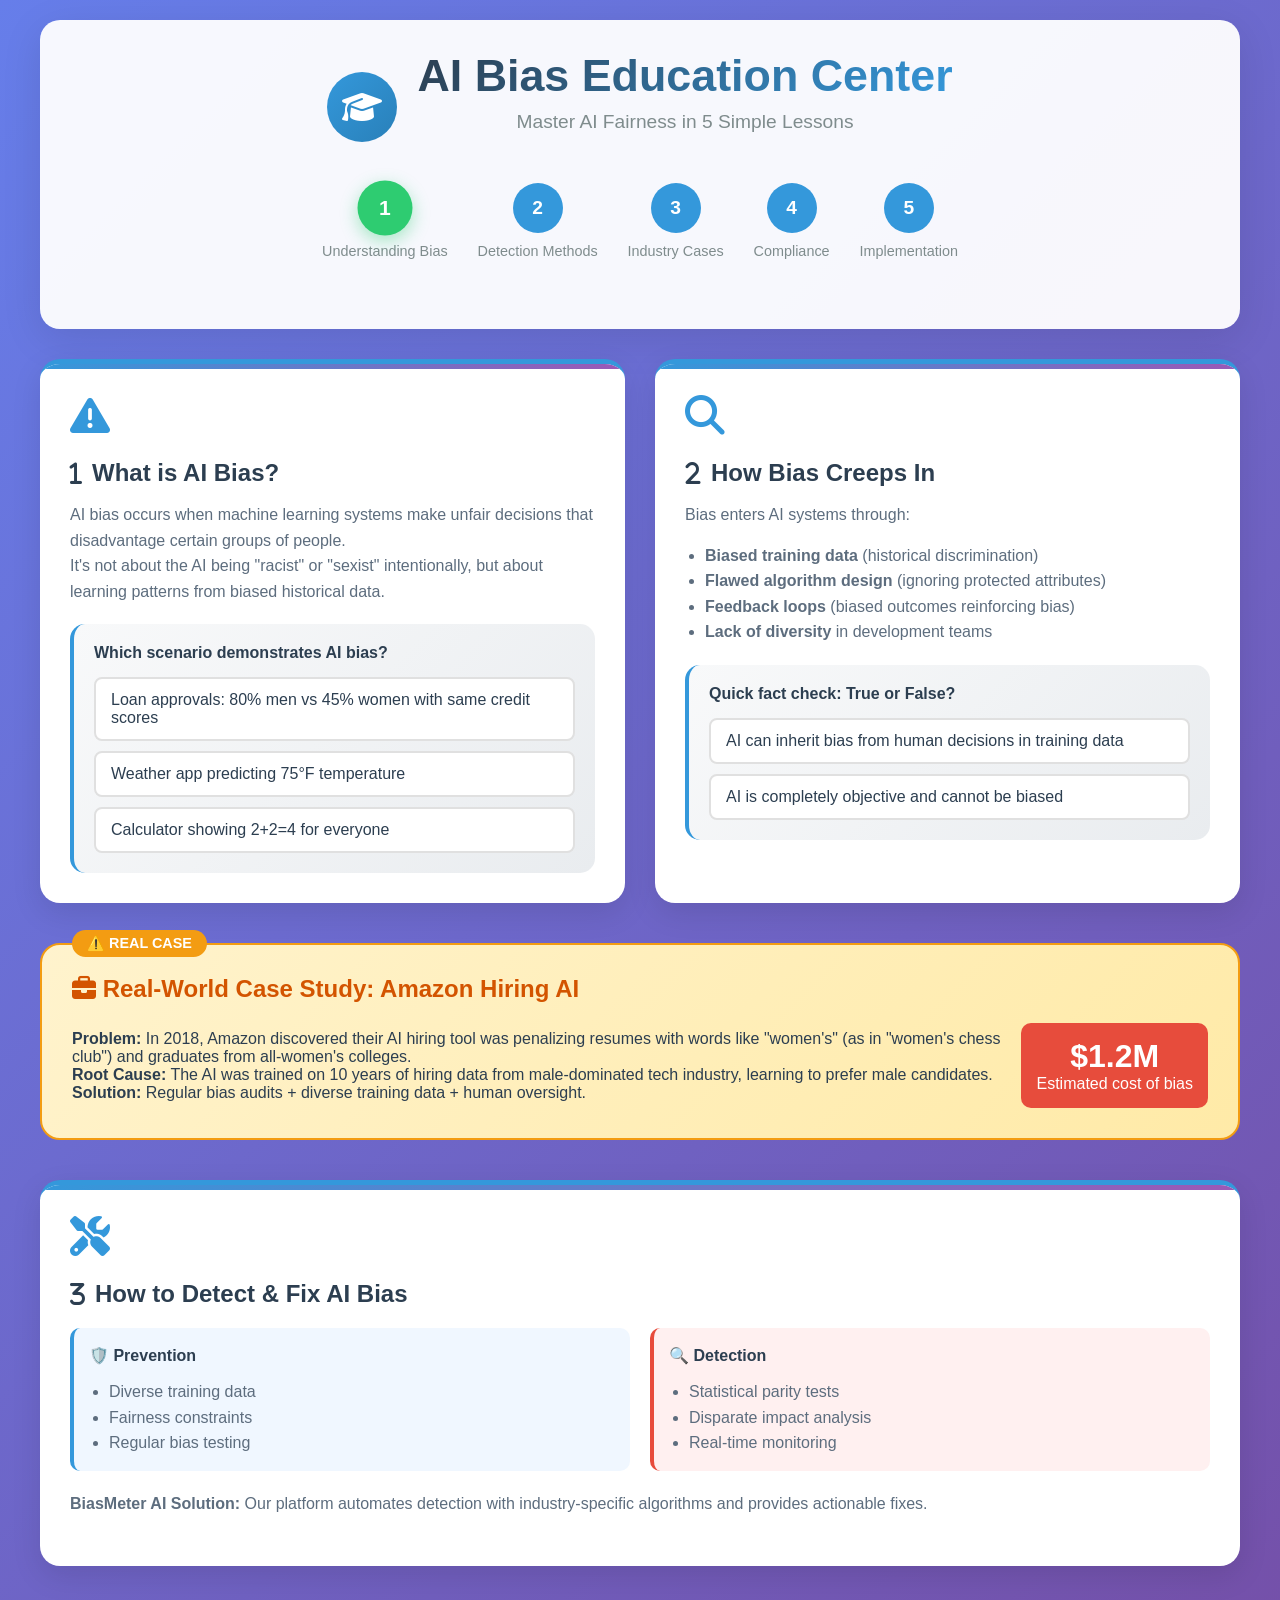
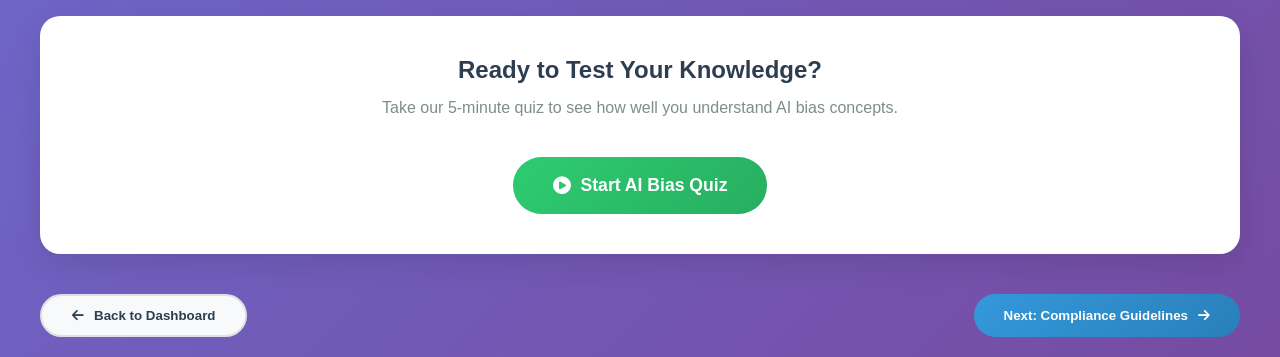
<file: src/main/resources/static/learn.html>
<!DOCTYPE html>
<html lang="en">
<head>
    <meta charset="UTF-8">
    <meta name="viewport" content="width=device-width, initial-scale=1.0">
    <title>Learn AI Bias | BiasMeter AI</title>
    <link rel="stylesheet" href="https://cdnjs.cloudflare.com/ajax/libs/font-awesome/6.4.0/css/all.min.css">
    <style>
        * {
            margin: 0;
            padding: 0;
            box-sizing: border-box;
            font-family: 'Segoe UI', Tahoma, Geneva, Verdana, sans-serif;
        }
        
        body {
            background: linear-gradient(135deg, #667eea 0%, #764ba2 100%);
            min-height: 100vh;
            color: #2c3e50;
            padding: 20px;
        }
        
        .container {
            max-width: 1200px;
            margin: 0 auto;
        }
        
        header {
            background: rgba(255, 255, 255, 0.95);
            border-radius: 20px;
            padding: 30px;
            margin-bottom: 30px;
            box-shadow: 0 10px 40px rgba(0,0,0,0.1);
            text-align: center;
        }
        
        .logo {
            display: flex;
            align-items: center;
            justify-content: center;
            gap: 20px;
            margin-bottom: 20px;
        }
        
        .logo-icon {
            width: 70px;
            height: 70px;
            background: linear-gradient(135deg, #3498db, #2980b9);
            border-radius: 50%;
            display: flex;
            align-items: center;
            justify-content: center;
            color: white;
            font-size: 32px;
        }
        
        h1 {
            color: #2c3e50;
            font-size: 2.8rem;
            margin-bottom: 10px;
            background: linear-gradient(135deg, #2c3e50, #3498db);
            -webkit-background-clip: text;
            -webkit-text-fill-color: transparent;
        }
        
        .subtitle {
            color: #7f8c8d;
            font-size: 1.2rem;
            margin-bottom: 30px;
        }
        
        .progress-tracker {
            display: flex;
            justify-content: center;
            gap: 30px;
            margin-bottom: 40px;
        }
        
        .progress-step {
            display: flex;
            flex-direction: column;
            align-items: center;
            gap: 10px;
        }
        
        .step-circle {
            width: 50px;
            height: 50px;
            background: #3498db;
            color: white;
            border-radius: 50%;
            display: flex;
            align-items: center;
            justify-content: center;
            font-weight: bold;
            font-size: 1.2rem;
            transition: all 0.3s ease;
        }
        
        .step-circle.active {
            background: #2ecc71;
            transform: scale(1.1);
            box-shadow: 0 5px 15px rgba(46, 204, 113, 0.4);
        }
        
        .step-label {
            font-size: 0.9rem;
            color: #7f8c8d;
            font-weight: 500;
        }
        
        .lessons-grid {
            display: grid;
            grid-template-columns: repeat(auto-fit, minmax(350px, 1fr));
            gap: 30px;
            margin-bottom: 40px;
        }
        
        .lesson-card {
            background: white;
            border-radius: 20px;
            padding: 30px;
            box-shadow: 0 10px 30px rgba(0,0,0,0.1);
            transition: all 0.3s ease;
            border-top: 5px solid #3498db;
            position: relative;
            overflow: hidden;
        }
        
        .lesson-card:hover {
            transform: translateY(-10px);
            box-shadow: 0 20px 40px rgba(0,0,0,0.15);
        }
        
        .lesson-card::before {
            content: '';
            position: absolute;
            top: 0;
            left: 0;
            right: 0;
            height: 5px;
            background: linear-gradient(90deg, #3498db, #9b59b6);
        }
        
        .lesson-icon {
            font-size: 2.5rem;
            color: #3498db;
            margin-bottom: 20px;
        }
        
        .lesson-title {
            font-size: 1.5rem;
            color: #2c3e50;
            margin-bottom: 15px;
            display: flex;
            align-items: center;
            gap: 10px;
        }
        
        .lesson-content {
            color: #5d6d7e;
            line-height: 1.6;
            margin-bottom: 20px;
        }
        
        .quiz-box {
            background: linear-gradient(135deg, #f8f9fa, #e9ecef);
            padding: 20px;
            border-radius: 15px;
            margin-top: 20px;
            border-left: 4px solid #3498db;
        }
        
        .quiz-question {
            font-weight: 600;
            color: #2c3e50;
            margin-bottom: 15px;
        }
        
        .quiz-options {
            display: flex;
            flex-direction: column;
            gap: 10px;
        }
        
        .quiz-option {
            padding: 12px 15px;
            background: white;
            border-radius: 8px;
            cursor: pointer;
            transition: all 0.3s ease;
            border: 2px solid #e0e0e0;
        }
        
        .quiz-option:hover {
            border-color: #3498db;
            background: #f0f7ff;
        }
        
        .quiz-option.correct {
            border-color: #2ecc71;
            background: #d5f4e6;
        }
        
        .quiz-option.incorrect {
            border-color: #e74c3c;
            background: #fadbd8;
        }
        
        .case-study {
            background: linear-gradient(135deg, #fff3cd, #ffeaa7);
            border-radius: 20px;
            padding: 30px;
            margin: 40px 0;
            border: 2px solid #f39c12;
            position: relative;
        }
        
        .case-study::before {
            content: '⚠️ REAL CASE';
            position: absolute;
            top: -15px;
            left: 30px;
            background: #f39c12;
            color: white;
            padding: 5px 15px;
            border-radius: 20px;
            font-size: 0.9rem;
            font-weight: 600;
        }
        
        .cta-section {
            text-align: center;
            margin-top: 50px;
            padding: 40px;
            background: white;
            border-radius: 20px;
            box-shadow: 0 10px 30px rgba(0,0,0,0.1);
        }
        
        .cta-button {
            background: linear-gradient(135deg, #2ecc71, #27ae60);
            color: white;
            border: none;
            padding: 18px 40px;
            border-radius: 50px;
            font-size: 1.1rem;
            font-weight: 600;
            cursor: pointer;
            display: inline-flex;
            align-items: center;
            gap: 10px;
            margin-top: 20px;
            transition: all 0.3s ease;
        }
        
        .cta-button:hover {
            transform: translateY(-3px);
            box-shadow: 0 10px 25px rgba(46, 204, 113, 0.3);
        }
        
        .nav-buttons {
            display: flex;
            justify-content: space-between;
            margin-top: 40px;
        }
        
        .nav-btn {
            padding: 12px 30px;
            border-radius: 50px;
            font-weight: 600;
            cursor: pointer;
            display: flex;
            align-items: center;
            gap: 10px;
            transition: all 0.3s ease;
        }
        
        .nav-btn.prev {
            background: #f8f9fa;
            color: #2c3e50;
            border: 2px solid #e0e0e0;
        }
        
        .nav-btn.next {
            background: linear-gradient(135deg, #3498db, #2980b9);
            color: white;
            border: none;
        }
        
        .nav-btn:hover {
            transform: translateY(-2px);
            box-shadow: 0 5px 15px rgba(0,0,0,0.1);
        }
        
        @media (max-width: 768px) {
            .lessons-grid {
                grid-template-columns: 1fr;
            }
            
            h1 {
                font-size: 2rem;
            }
            
            .progress-tracker {
                flex-wrap: wrap;
                gap: 15px;
            }
        }
    </style>
</head>
<body>
    <div class="container">
        <header>
            <div class="logo">
                <div class="logo-icon">
                    <i class="fas fa-graduation-cap"></i>
                </div>
                <div>
                    <h1>AI Bias Education Center</h1>
                    <p class="subtitle">Master AI Fairness in 5 Simple Lessons</p>
                </div>
            </div>
            
            <div class="progress-tracker">
                <div class="progress-step">
                    <div class="step-circle active">1</div>
                    <div class="step-label">Understanding Bias</div>
                </div>
                <div class="progress-step">
                    <div class="step-circle">2</div>
                    <div class="step-label">Detection Methods</div>
                </div>
                <div class="progress-step">
                    <div class="step-circle">3</div>
                    <div class="step-label">Industry Cases</div>
                </div>
                <div class="progress-step">
                    <div class="step-circle">4</div>
                    <div class="step-label">Compliance</div>
                </div>
                <div class="progress-step">
                    <div class="step-circle">5</div>
                    <div class="step-label">Implementation</div>
                </div>
            </div>
        </header>
        
        <div class="lessons-grid">
            <div class="lesson-card">
                <div class="lesson-icon">
                    <i class="fas fa-exclamation-triangle"></i>
                </div>
                <h2 class="lesson-title">
                    <i class="fas fa-1"></i> What is AI Bias?
                </h2>
                <div class="lesson-content">
                    <p>AI bias occurs when machine learning systems make unfair decisions that disadvantage certain groups of people.</p>
                    <p>It's not about the AI being "racist" or "sexist" intentionally, but about learning patterns from biased historical data.</p>
                </div>
                
                <div class="quiz-box">
                    <div class="quiz-question">
                        Which scenario demonstrates AI bias?
                    </div>
                    <div class="quiz-options">
                        <div class="quiz-option" onclick="checkAnswer(this, true)">
                            Loan approvals: 80% men vs 45% women with same credit scores
                        </div>
                        <div class="quiz-option" onclick="checkAnswer(this, false)">
                            Weather app predicting 75°F temperature
                        </div>
                        <div class="quiz-option" onclick="checkAnswer(this, false)">
                            Calculator showing 2+2=4 for everyone
                        </div>
                    </div>
                </div>
            </div>
            
            <div class="lesson-card">
                <div class="lesson-icon">
                    <i class="fas fa-search"></i>
                </div>
                <h2 class="lesson-title">
                    <i class="fas fa-2"></i> How Bias Creeps In
                </h2>
                <div class="lesson-content">
                    <p>Bias enters AI systems through:</p>
                    <ul style="padding-left: 20px; margin: 15px 0;">
                        <li><strong>Biased training data</strong> (historical discrimination)</li>
                        <li><strong>Flawed algorithm design</strong> (ignoring protected attributes)</li>
                        <li><strong>Feedback loops</strong> (biased outcomes reinforcing bias)</li>
                        <li><strong>Lack of diversity</strong> in development teams</li>
                    </ul>
                </div>
                
                <div class="quiz-box">
                    <div class="quiz-question">
                        Quick fact check: True or False?
                    </div>
                    <div class="quiz-options">
                        <div class="quiz-option" onclick="checkAnswer(this, true)">
                            AI can inherit bias from human decisions in training data
                        </div>
                        <div class="quiz-option" onclick="checkAnswer(this, false)">
                            AI is completely objective and cannot be biased
                        </div>
                    </div>
                </div>
            </div>
        </div>
        
        <div class="case-study">
            <h2 style="color: #d35400; margin-bottom: 20px;">
                <i class="fas fa-briefcase"></i> Real-World Case Study: Amazon Hiring AI
            </h2>
            <div style="display: flex; gap: 20px; align-items: center;">
                <div style="flex: 1;">
                    <p><strong>Problem:</strong> In 2018, Amazon discovered their AI hiring tool was penalizing resumes with words like "women's" (as in "women's chess club") and graduates from all-women's colleges.</p>
                    <p><strong>Root Cause:</strong> The AI was trained on 10 years of hiring data from male-dominated tech industry, learning to prefer male candidates.</p>
                    <p><strong>Solution:</strong> Regular bias audits + diverse training data + human oversight.</p>
                </div>
                <div style="flex-shrink: 0;">
                    <div style="background: #e74c3c; color: white; padding: 15px; border-radius: 10px; text-align: center;">
                        <div style="font-size: 2rem; font-weight: bold;">$1.2M</div>
                        <div>Estimated cost of bias</div>
                    </div>
                </div>
            </div>
        </div>
        
        <div class="lesson-card">
            <div class="lesson-icon">
                <i class="fas fa-tools"></i>
            </div>
            <h2 class="lesson-title">
                <i class="fas fa-3"></i> How to Detect & Fix AI Bias
            </h2>
            <div class="lesson-content">
                <div style="display: grid; grid-template-columns: repeat(2, 1fr); gap: 20px; margin: 20px 0;">
                    <div style="background: #f0f7ff; padding: 15px; border-radius: 10px; border-left: 4px solid #3498db;">
                        <h4 style="color: #2c3e50; margin-bottom: 10px;">🛡️ Prevention</h4>
                        <ul style="padding-left: 20px;">
                            <li>Diverse training data</li>
                            <li>Fairness constraints</li>
                            <li>Regular bias testing</li>
                        </ul>
                    </div>
                    <div style="background: #fff0f0; padding: 15px; border-radius: 10px; border-left: 4px solid #e74c3c;">
                        <h4 style="color: #2c3e50; margin-bottom: 10px;">🔍 Detection</h4>
                        <ul style="padding-left: 20px;">
                            <li>Statistical parity tests</li>
                            <li>Disparate impact analysis</li>
                            <li>Real-time monitoring</li>
                        </ul>
                    </div>
                </div>
                
                <p><strong>BiasMeter AI Solution:</strong> Our platform automates detection with industry-specific algorithms and provides actionable fixes.</p>
            </div>
        </div>
        
        <div class="cta-section">
            <h2 style="color: #2c3e50; margin-bottom: 15px;">Ready to Test Your Knowledge?</h2>
            <p style="color: #7f8c8d; margin-bottom: 20px;">Take our 5-minute quiz to see how well you understand AI bias concepts.</p>
            <button class="cta-button" onclick="startQuiz()">
                <i class="fas fa-play-circle"></i> Start AI Bias Quiz
            </button>
        </div>
        
        <div class="nav-buttons">
            <button class="nav-btn prev" onclick="window.location.href='/'">
                <i class="fas fa-arrow-left"></i> Back to Dashboard
            </button>
            <button class="nav-btn next" onclick="window.location.href='/compliance'">
                Next: Compliance Guidelines <i class="fas fa-arrow-right"></i>
            </button>
        </div>
    </div>

    <script>
        function checkAnswer(element, isCorrect) {
            const allOptions = element.parentElement.querySelectorAll('.quiz-option');
            allOptions.forEach(opt => {
                opt.classList.remove('correct', 'incorrect');
                opt.style.pointerEvents = 'none';
            });
            
            if (isCorrect) {
                element.classList.add('correct');
                showNotification('✅ Correct! Well done!', 'success');
            } else {
                element.classList.add('incorrect');
                showNotification('❌ Not quite right. Try again!', 'error');
            }
        }
        
        function startQuiz() {
            alert('Quiz feature coming soon! For now, explore our dashboard for real bias detection.');
        }
        
        function showNotification(message, type) {
            const notification = document.createElement('div');
            notification.textContent = message;
            notification.style.cssText = `
                position: fixed;
                top: 20px;
                right: 20px;
                padding: 15px 25px;
                background: ${type === 'success' ? '#2ecc71' : '#e74c3c'};
                color: white;
                border-radius: 10px;
                z-index: 1000;
                font-weight: 500;
                box-shadow: 0 5px 15px rgba(0,0,0,0.2);
                animation: slideIn 0.3s ease;
            `;
            
            document.body.appendChild(notification);
            
            setTimeout(() => {
                notification.remove();
            }, 3000);
        }
    </script>
</body>
</html>
</file>
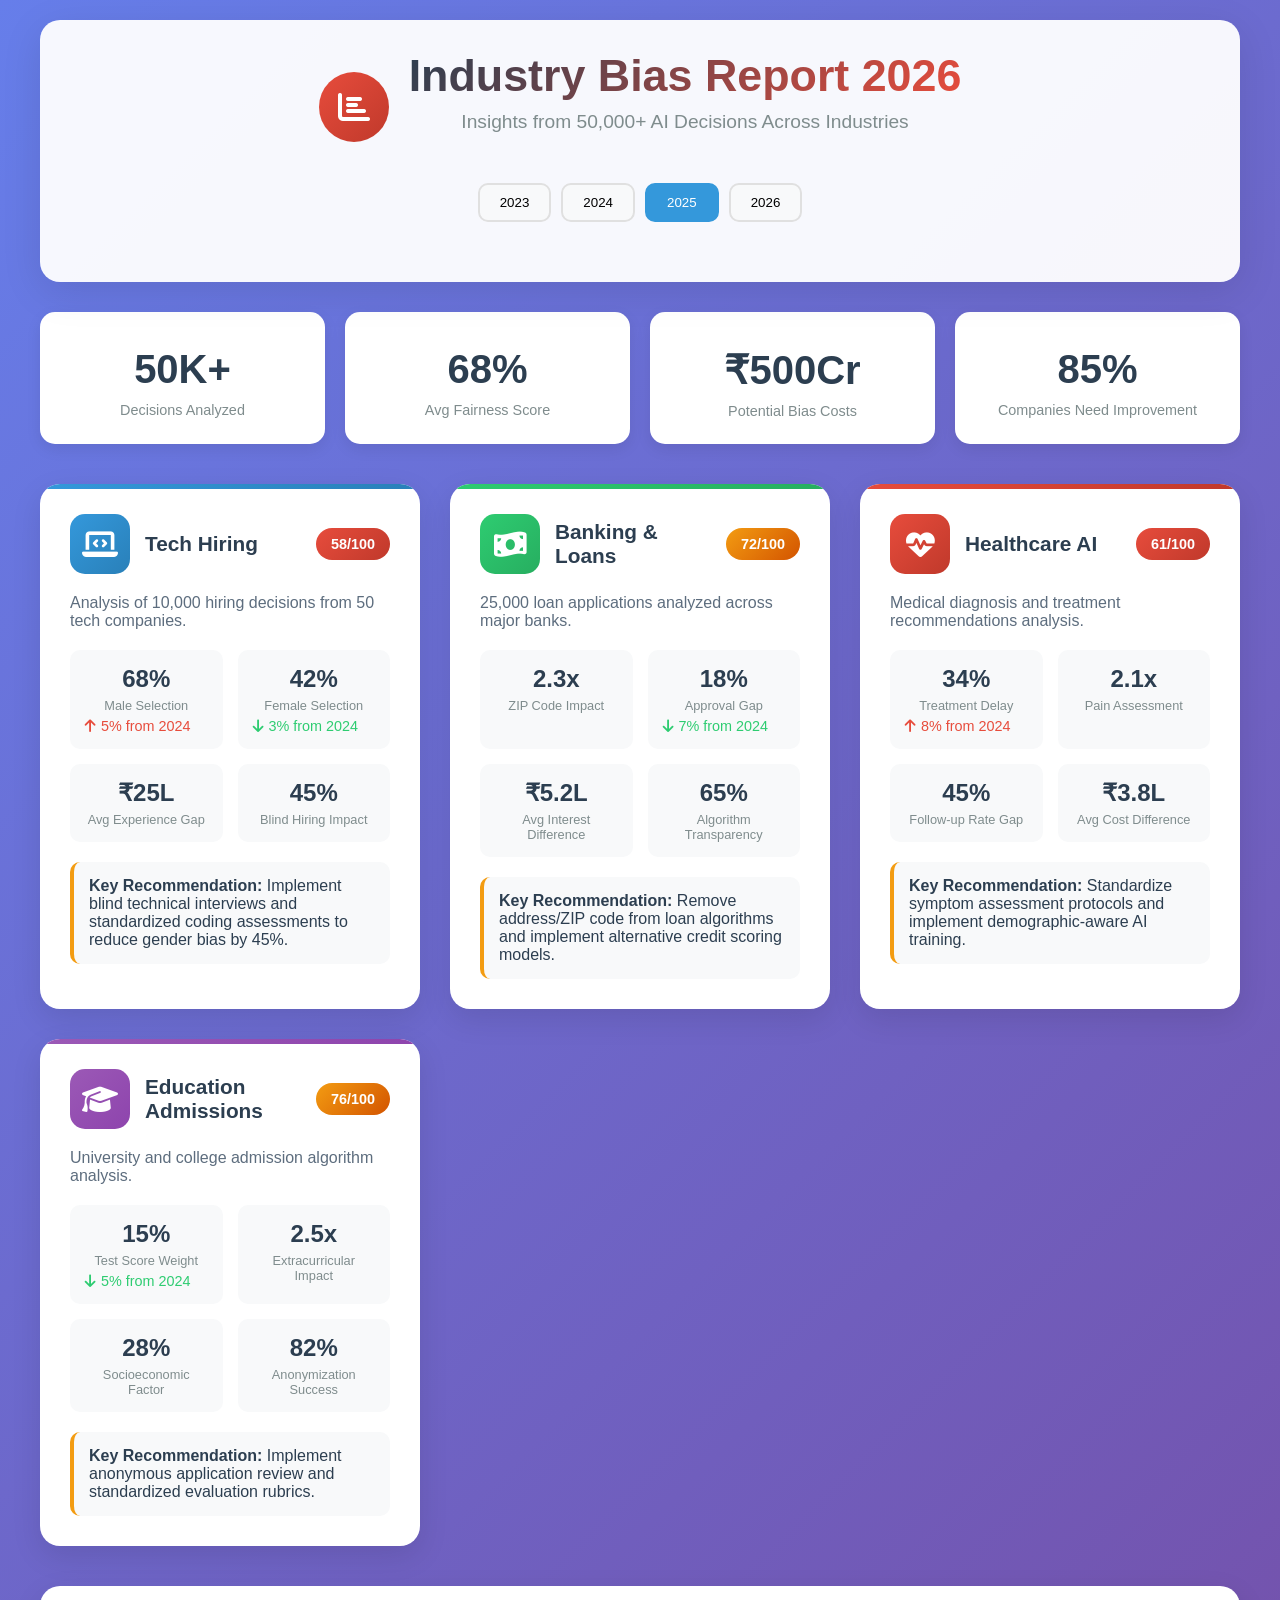
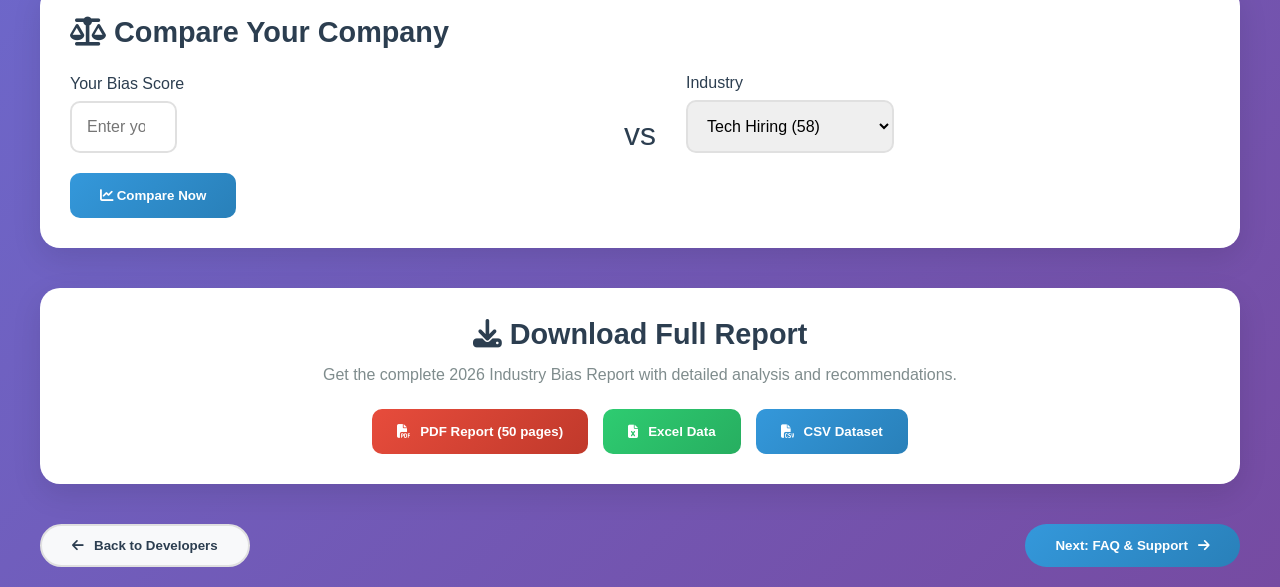
<file: src/main/resources/static/reports.html>
<!DOCTYPE html>
<html lang="en">
<head>
    <meta charset="UTF-8">
    <meta name="viewport" content="width=device-width, initial-scale=1.0">
    <title>Industry Reports | BiasMeter AI</title>
    <link rel="stylesheet" href="https://cdnjs.cloudflare.com/ajax/libs/font-awesome/6.4.0/css/all.min.css">
    <style>
        * {
            margin: 0;
            padding: 0;
            box-sizing: border-box;
            font-family: 'Segoe UI', Tahoma, Geneva, Verdana, sans-serif;
        }
        
        body {
            background: linear-gradient(135deg, #667eea 0%, #764ba2 100%);
            min-height: 100vh;
            color: #2c3e50;
            padding: 20px;
        }
        
        .container {
            max-width: 1200px;
            margin: 0 auto;
        }
        
        header {
            background: rgba(255, 255, 255, 0.95);
            border-radius: 20px;
            padding: 30px;
            margin-bottom: 30px;
            box-shadow: 0 10px 40px rgba(0,0,0,0.1);
            text-align: center;
            position: relative;
            overflow: hidden;
        }
        
        .logo {
            display: flex;
            align-items: center;
            justify-content: center;
            gap: 20px;
            margin-bottom: 20px;
        }
        
        .logo-icon {
            width: 70px;
            height: 70px;
            background: linear-gradient(135deg, #e74c3c, #c0392b);
            border-radius: 50%;
            display: flex;
            align-items: center;
            justify-content: center;
            color: white;
            font-size: 32px;
        }
        
        h1 {
            color: #2c3e50;
            font-size: 2.8rem;
            margin-bottom: 10px;
            background: linear-gradient(135deg, #2c3e50, #e74c3c);
            -webkit-background-clip: text;
            -webkit-text-fill-color: transparent;
        }
        
        .subtitle {
            color: #7f8c8d;
            font-size: 1.2rem;
            margin-bottom: 30px;
        }
        
        .year-selector {
            display: flex;
            justify-content: center;
            gap: 10px;
            margin-bottom: 30px;
            flex-wrap: wrap;
        }
        
        .year-btn {
            padding: 10px 20px;
            background: #f8f9fa;
            border: 2px solid #e0e0e0;
            border-radius: 10px;
            cursor: pointer;
            font-weight: 500;
            transition: all 0.3s ease;
        }
        
        .year-btn.active {
            background: #3498db;
            color: white;
            border-color: #3498db;
        }
        
        .year-btn:hover:not(.active) {
            background: #e3f2fd;
            border-color: #3498db;
        }
        
        .summary-cards {
            display: grid;
            grid-template-columns: repeat(auto-fit, minmax(250px, 1fr));
            gap: 20px;
            margin-bottom: 40px;
        }
        
        .summary-card {
            background: white;
            padding: 25px;
            border-radius: 15px;
            box-shadow: 0 5px 15px rgba(0,0,0,0.08);
            transition: all 0.3s ease;
            text-align: center;
        }
        
        .summary-card:hover {
            transform: translateY(-5px);
            box-shadow: 0 10px 25px rgba(0,0,0,0.15);
        }
        
        .summary-value {
            font-size: 2.5rem;
            font-weight: bold;
            margin: 10px 0;
        }
        
        .summary-label {
            color: #7f8c8d;
            font-size: 0.9rem;
            font-weight: 500;
        }
        
        .reports-grid {
            display: grid;
            grid-template-columns: repeat(auto-fit, minmax(350px, 1fr));
            gap: 30px;
            margin-bottom: 40px;
        }
        
        .report-card {
            background: white;
            border-radius: 20px;
            padding: 30px;
            box-shadow: 0 10px 30px rgba(0,0,0,0.1);
            transition: all 0.3s ease;
            position: relative;
            overflow: hidden;
        }
        
        .report-card::before {
            content: '';
            position: absolute;
            top: 0;
            left: 0;
            right: 0;
            height: 5px;
        }
        
        .report-card.tech::before {
            background: linear-gradient(90deg, #3498db, #2980b9);
        }
        
        .report-card.finance::before {
            background: linear-gradient(90deg, #2ecc71, #27ae60);
        }
        
        .report-card.health::before {
            background: linear-gradient(90deg, #e74c3c, #c0392b);
        }
        
        .report-card.education::before {
            background: linear-gradient(90deg, #9b59b6, #8e44ad);
        }
        
        .report-card:hover {
            transform: translateY(-10px);
            box-shadow: 0 20px 40px rgba(0,0,0,0.15);
        }
        
        .report-header {
            display: flex;
            align-items: center;
            gap: 15px;
            margin-bottom: 20px;
        }
        
        .report-icon {
            width: 60px;
            height: 60px;
            border-radius: 15px;
            display: flex;
            align-items: center;
            justify-content: center;
            font-size: 1.8rem;
            color: white;
        }
        
        .report-icon.tech {
            background: linear-gradient(135deg, #3498db, #2980b9);
        }
        
        .report-icon.finance {
            background: linear-gradient(135deg, #2ecc71, #27ae60);
        }
        
        .report-icon.health {
            background: linear-gradient(135deg, #e74c3c, #c0392b);
        }
        
        .report-icon.education {
            background: linear-gradient(135deg, #9b59b6, #8e44ad);
        }
        
        .report-title {
            font-size: 1.3rem;
            color: #2c3e50;
            font-weight: 600;
            flex: 1;
        }
        
        .score-badge {
            padding: 8px 15px;
            border-radius: 20px;
            color: white;
            font-weight: 600;
            font-size: 0.9rem;
        }
        
        .score-excellent {
            background: linear-gradient(135deg, #2ecc71, #27ae60);
        }
        
        .score-good {
            background: linear-gradient(135deg, #f39c12, #d35400);
        }
        
        .score-poor {
            background: linear-gradient(135deg, #e74c3c, #c0392b);
        }
        
        .report-stats {
            display: grid;
            grid-template-columns: repeat(2, 1fr);
            gap: 15px;
            margin: 20px 0;
        }
        
        .stat-item {
            text-align: center;
            padding: 15px;
            background: #f8f9fa;
            border-radius: 10px;
        }
        
        .stat-value {
            font-size: 1.5rem;
            font-weight: bold;
            color: #2c3e50;
        }
        
        .stat-label {
            font-size: 0.8rem;
            color: #7f8c8d;
            margin-top: 5px;
        }
        
        .trend-indicator {
            display: flex;
            align-items: center;
            gap: 5px;
            font-size: 0.9rem;
            margin-top: 5px;
        }
        
        .trend-up {
            color: #e74c3c;
        }
        
        .trend-down {
            color: #2ecc71;
        }
        
        .recommendation {
            background: #f8f9fa;
            padding: 15px;
            border-radius: 10px;
            margin-top: 15px;
            border-left: 4px solid #f39c12;
        }
        
        .comparison-section {
            background: white;
            border-radius: 20px;
            padding: 30px;
            margin-bottom: 40px;
            box-shadow: 0 10px 30px rgba(0,0,0,0.1);
        }
        
        .compare-form {
            display: grid;
            grid-template-columns: 1fr auto 1fr;
            gap: 20px;
            align-items: end;
            margin-top: 25px;
        }
        
        .compare-input {
            padding: 15px;
            border: 2px solid #e0e0e0;
            border-radius: 10px;
            font-size: 1rem;
            transition: all 0.3s ease;
        }
        
        .compare-input:focus {
            outline: none;
            border-color: #3498db;
        }
        
        .compare-btn {
            background: linear-gradient(135deg, #3498db, #2980b9);
            color: white;
            border: none;
            padding: 15px 30px;
            border-radius: 10px;
            font-weight: 600;
            cursor: pointer;
            transition: all 0.3s ease;
        }
        
        .compare-btn:hover {
            transform: translateY(-3px);
            box-shadow: 0 5px 15px rgba(52, 152, 219, 0.3);
        }
        
        .result-box {
            background: linear-gradient(135deg, #2c3e50, #3498db);
            border-radius: 20px;
            padding: 30px;
            color: white;
            text-align: center;
            margin-top: 40px;
            display: none;
        }
        
        .result-value {
            font-size: 3rem;
            font-weight: bold;
            margin: 20px 0;
        }
        
        .result-text {
            font-size: 1.2rem;
            opacity: 0.9;
        }
        
        .download-section {
            background: white;
            border-radius: 20px;
            padding: 30px;
            margin-top: 40px;
            box-shadow: 0 10px 30px rgba(0,0,0,0.1);
            text-align: center;
        }
        
        .download-buttons {
            display: flex;
            justify-content: center;
            gap: 15px;
            margin-top: 25px;
            flex-wrap: wrap;
        }
        
        .download-btn {
            padding: 15px 25px;
            border-radius: 10px;
            font-weight: 600;
            cursor: pointer;
            display: flex;
            align-items: center;
            gap: 10px;
            transition: all 0.3s ease;
            border: none;
        }
        
        .download-btn.pdf {
            background: linear-gradient(135deg, #e74c3c, #c0392b);
            color: white;
        }
        
        .download-btn.excel {
            background: linear-gradient(135deg, #2ecc71, #27ae60);
            color: white;
        }
        
        .download-btn.csv {
            background: linear-gradient(135deg, #3498db, #2980b9);
            color: white;
        }
        
        .download-btn:hover {
            transform: translateY(-3px);
            box-shadow: 0 5px 15px rgba(0,0,0,0.2);
        }
        
        .nav-buttons {
            display: flex;
            justify-content: space-between;
            margin-top: 40px;
        }
        
        .nav-btn {
            padding: 12px 30px;
            border-radius: 50px;
            font-weight: 600;
            cursor: pointer;
            display: flex;
            align-items: center;
            gap: 10px;
            transition: all 0.3s ease;
        }
        
        .nav-btn.prev {
            background: #f8f9fa;
            color: #2c3e50;
            border: 2px solid #e0e0e0;
        }
        
        .nav-btn.next {
            background: linear-gradient(135deg, #3498db, #2980b9);
            color: white;
            border: none;
        }
        
        .nav-btn:hover {
            transform: translateY(-2px);
            box-shadow: 0 5px 15px rgba(0,0,0,0.1);
        }
        
        @media (max-width: 768px) {
            .reports-grid, .compare-form {
                grid-template-columns: 1fr;
            }
            
            h1 {
                font-size: 2rem;
            }
            
            .compare-form {
                grid-template-columns: 1fr;
            }
            
            .summary-cards {
                grid-template-columns: repeat(2, 1fr);
            }
        }
    </style>
</head>
<body>
    <div class="container">
        <header>
            <div class="logo">
                <div class="logo-icon">
                    <i class="fas fa-chart-bar"></i>
                </div>
                <div>
                    <h1>Industry Bias Report 2026</h1>
                    <p class="subtitle">Insights from 50,000+ AI Decisions Across Industries</p>
                </div>
            </div>
            
            <div class="year-selector">
                <button class="year-btn" onclick="changeYear(2023)">2023</button>
                <button class="year-btn" onclick="changeYear(2024)">2024</button>
                <button class="year-btn active" onclick="changeYear(2025)">2025</button>
                <button class="year-btn" onclick="changeYear(2026)">2026</button>
            </div>
        </header>
        
        <div class="summary-cards">
            <div class="summary-card">
                <div class="summary-value">50K+</div>
                <div class="summary-label">Decisions Analyzed</div>
            </div>
            <div class="summary-card">
                <div class="summary-value">68%</div>
                <div class="summary-label">Avg Fairness Score</div>
            </div>
            <div class="summary-card">
                <div class="summary-value">₹500Cr</div>
                <div class="summary-label">Potential Bias Costs</div>
            </div>
            <div class="summary-card">
                <div class="summary-value">85%</div>
                <div class="summary-label">Companies Need Improvement</div>
            </div>
        </div>
        
        <div class="reports-grid">
            <div class="report-card tech">
                <div class="report-header">
                    <div class="report-icon tech">
                        <i class="fas fa-laptop-code"></i>
                    </div>
                    <div class="report-title">Tech Hiring</div>
                    <div class="score-badge score-poor">58/100</div>
                </div>
                
                <div style="color: #5d6d7e; margin-bottom: 15px;">
                    Analysis of 10,000 hiring decisions from 50 tech companies.
                </div>
                
                <div class="report-stats">
                    <div class="stat-item">
                        <div class="stat-value">68%</div>
                        <div class="stat-label">Male Selection</div>
                        <div class="trend-indicator trend-up">
                            <i class="fas fa-arrow-up"></i> 5% from 2024
                        </div>
                    </div>
                    <div class="stat-item">
                        <div class="stat-value">42%</div>
                        <div class="stat-label">Female Selection</div>
                        <div class="trend-indicator trend-down">
                            <i class="fas fa-arrow-down"></i> 3% from 2024
                        </div>
                    </div>
                    <div class="stat-item">
                        <div class="stat-value">₹25L</div>
                        <div class="stat-label">Avg Experience Gap</div>
                    </div>
                    <div class="stat-item">
                        <div class="stat-value">45%</div>
                        <div class="stat-label">Blind Hiring Impact</div>
                    </div>
                </div>
                
                <div class="recommendation">
                    <strong>Key Recommendation:</strong> Implement blind technical interviews and standardized coding assessments to reduce gender bias by 45%.
                </div>
            </div>
            
            <div class="report-card finance">
                <div class="report-header">
                    <div class="report-icon finance">
                        <i class="fas fa-money-bill-wave"></i>
                    </div>
                    <div class="report-title">Banking & Loans</div>
                    <div class="score-badge score-good">72/100</div>
                </div>
                
                <div style="color: #5d6d7e; margin-bottom: 15px;">
                    25,000 loan applications analyzed across major banks.
                </div>
                
                <div class="report-stats">
                    <div class="stat-item">
                        <div class="stat-value">2.3x</div>
                        <div class="stat-label">ZIP Code Impact</div>
                    </div>
                    <div class="stat-item">
                        <div class="stat-value">18%</div>
                        <div class="stat-label">Approval Gap</div>
                        <div class="trend-indicator trend-down">
                            <i class="fas fa-arrow-down"></i> 7% from 2024
                        </div>
                    </div>
                    <div class="stat-item">
                        <div class="stat-value">₹5.2L</div>
                        <div class="stat-label">Avg Interest Difference</div>
                    </div>
                    <div class="stat-item">
                        <div class="stat-value">65%</div>
                        <div class="stat-label">Algorithm Transparency</div>
                    </div>
                </div>
                
                <div class="recommendation">
                    <strong>Key Recommendation:</strong> Remove address/ZIP code from loan algorithms and implement alternative credit scoring models.
                </div>
            </div>
            
            <div class="report-card health">
                <div class="report-header">
                    <div class="report-icon health">
                        <i class="fas fa-heartbeat"></i>
                    </div>
                    <div class="report-title">Healthcare AI</div>
                    <div class="score-badge score-poor">61/100</div>
                </div>
                
                <div style="color: #5d6d7e; margin-bottom: 15px;">
                    Medical diagnosis and treatment recommendations analysis.
                </div>
                
                <div class="report-stats">
                    <div class="stat-item">
                        <div class="stat-value">34%</div>
                        <div class="stat-label">Treatment Delay</div>
                        <div class="trend-indicator trend-up">
                            <i class="fas fa-arrow-up"></i> 8% from 2024
                        </div>
                    </div>
                    <div class="stat-item">
                        <div class="stat-value">2.1x</div>
                        <div class="stat-label">Pain Assessment</div>
                    </div>
                    <div class="stat-item">
                        <div class="stat-value">45%</div>
                        <div class="stat-label">Follow-up Rate Gap</div>
                    </div>
                    <div class="stat-item">
                        <div class="stat-value">₹3.8L</div>
                        <div class="stat-label">Avg Cost Difference</div>
                    </div>
                </div>
                
                <div class="recommendation">
                    <strong>Key Recommendation:</strong> Standardize symptom assessment protocols and implement demographic-aware AI training.
                </div>
            </div>
            
            <div class="report-card education">
                <div class="report-header">
                    <div class="report-icon education">
                        <i class="fas fa-graduation-cap"></i>
                    </div>
                    <div class="report-title">Education Admissions</div>
                    <div class="score-badge score-good">76/100</div>
                </div>
                
                <div style="color: #5d6d7e; margin-bottom: 15px;">
                    University and college admission algorithm analysis.
                </div>
                
                <div class="report-stats">
                    <div class="stat-item">
                        <div class="stat-value">15%</div>
                        <div class="stat-label">Test Score Weight</div>
                        <div class="trend-indicator trend-down">
                            <i class="fas fa-arrow-down"></i> 5% from 2024
                        </div>
                    </div>
                    <div class="stat-item">
                        <div class="stat-value">2.5x</div>
                        <div class="stat-label">Extracurricular Impact</div>
                    </div>
                    <div class="stat-item">
                        <div class="stat-value">28%</div>
                        <div class="stat-label">Socioeconomic Factor</div>
                    </div>
                    <div class="stat-item">
                        <div class="stat-value">82%</div>
                        <div class="stat-label">Anonymization Success</div>
                    </div>
                </div>
                
                <div class="recommendation">
                    <strong>Key Recommendation:</strong> Implement anonymous application review and standardized evaluation rubrics.
                </div>
            </div>
        </div>
        
        <div class="comparison-section">
            <h2 style="color: #2c3e50; margin-bottom: 25px; font-size: 1.8rem;">
                <i class="fas fa-balance-scale"></i> Compare Your Company
            </h2>
            
            <div class="compare-form">
                <div>
                    <label style="display: block; margin-bottom: 8px; font-weight: 500;">Your Bias Score</label>
                    <input type="number" class="compare-input" placeholder="Enter your score (0-100)" id="yourScore" min="0" max="100" step="0.1">
                </div>
                <div style="text-align: center; padding: 0 10px;">
                    <div style="font-size: 2rem;">vs</div>
                </div>
                <div>
                    <label style="display: block; margin-bottom: 8px; font-weight: 500;">Industry</label>
                    <select class="compare-input" id="industrySelect">
                        <option value="tech">Tech Hiring (58)</option>
                        <option value="finance">Banking & Loans (72)</option>
                        <option value="health">Healthcare (61)</option>
                        <option value="education">Education (76)</option>
                        <option value="all">All Industries (68)</option>
                    </select>
                </div>
            </div>
            
            <button class="compare-btn" onclick="compareScores()" style="margin-top: 20px;">
                <i class="fas fa-chart-line"></i> Compare Now
            </button>
            
            <div class="result-box" id="resultBox">
                <div class="result-value" id="resultValue">15% Better</div>
                <div class="result-text" id="resultText">
                    Your AI system performs better than industry average!
                </div>
            </div>
        </div>
        
        <div class="download-section">
            <h2 style="color: #2c3e50; margin-bottom: 15px; font-size: 1.8rem;">
                <i class="fas fa-download"></i> Download Full Report
            </h2>
            <p style="color: #7f8c8d; margin-bottom: 20px;">
                Get the complete 2026 Industry Bias Report with detailed analysis and recommendations.
            </p>
            
            <div class="download-buttons">
                <button class="download-btn pdf" onclick="downloadReport('pdf')">
                    <i class="fas fa-file-pdf"></i> PDF Report (50 pages)
                </button>
                <button class="download-btn excel" onclick="downloadReport('excel')">
                    <i class="fas fa-file-excel"></i> Excel Data
                </button>
                <button class="download-btn csv" onclick="downloadReport('csv')">
                    <i class="fas fa-file-csv"></i> CSV Dataset
                </button>
            </div>
        </div>
        
        <div class="nav-buttons">
            <button class="nav-btn prev" onclick="window.location.href='/developers'">
                <i class="fas fa-arrow-left"></i> Back to Developers
            </button>
            <button class="nav-btn next" onclick="window.location.href='/faq'">
                Next: FAQ & Support <i class="fas fa-arrow-right"></i>
            </button>
        </div>
    </div>

    <script>
        function changeYear(year) {
            const buttons = document.querySelectorAll('.year-btn');
            buttons.forEach(btn => btn.classList.remove('active'));
            event.target.classList.add('active');
            
            showNotification(`Switched to ${year} industry data`, 'info');
        }
        
        function compareScores() {
            const yourScore = parseFloat(document.getElementById('yourScore').value);
            const industrySelect = document.getElementById('industrySelect');
            const industry = industrySelect.value;
            
            if (isNaN(yourScore) || yourScore < 0 || yourScore > 100) {
                showNotification('Please enter a valid score between 0 and 100', 'error');
                return;
            }
            
            // Industry average scores
            const industryAverages = {
                'tech': 58,
                'finance': 72,
                'health': 61,
                'education': 76,
                'all': 68
            };
            
            const industryAvg = industryAverages[industry];
            const difference = yourScore - industryAvg;
            const percentDifference = Math.round((difference / industryAvg) * 100);
            
            const resultBox = document.getElementById('resultBox');
            const resultValue = document.getElementById('resultValue');
            const resultText = document.getElementById('resultText');
            
            if (difference > 0) {
                resultValue.textContent = `${Math.abs(percentDifference)}% Better`;
                resultValue.style.color = '#2ecc71';
                resultText.textContent = `Your AI system performs ${Math.abs(percentDifference)}% better than ${industry} industry average! Great job!`;
            } else if (difference < 0) {
                resultValue.textContent = `${Math.abs(percentDifference)}% Below`;
                resultValue.style.color = '#e74c3c';
                resultText.textContent = `Your AI system needs improvement. You're ${Math.abs(percentDifference)}% below ${industry} industry average.`;
            } else {
                resultValue.textContent = "On Par";
                resultValue.style.color = '#f39c12';
                resultText.textContent = `Your AI system performs exactly at ${industry} industry average.`;
            }
            
            resultBox.style.display = 'block';
            showNotification('Comparison completed!', 'success');
        }
        
        function downloadReport(format) {
            showNotification(`Downloading ${format.toUpperCase()} report...`, 'info');
            
            setTimeout(() => {
                showNotification(`✅ Report downloaded successfully!`, 'success');
                
                // Simulate download
                const blob = new Blob([`Sample ${format} report`], { type: 'application/octet-stream' });
                const url = URL.createObjectURL(blob);
                const a = document.createElement('a');
                a.href = url;
                a.download = `industry-bias-report-2026.${format}`;
                document.body.appendChild(a);
                a.click();
                document.body.removeChild(a);
                URL.revokeObjectURL(url);
            }, 1500);
        }
        
        function showNotification(message, type) {
            const notification = document.createElement('div');
            notification.textContent = message;
            notification.style.cssText = `
                position: fixed;
                top: 20px;
                right: 20px;
                padding: 15px 25px;
                background: ${type === 'success' ? '#2ecc71' : type === 'info' ? '#3498db' : '#e74c3c'};
                color: white;
                border-radius: 10px;
                z-index: 1000;
                font-weight: 500;
                box-shadow: 0 5px 15px rgba(0,0,0,0.2);
                animation: slideIn 0.3s ease;
            `;
            
            document.body.appendChild(notification);
            
            setTimeout(() => {
                notification.remove();
            }, 3000);
        }
    </script>
</body>
</html>
</file>
